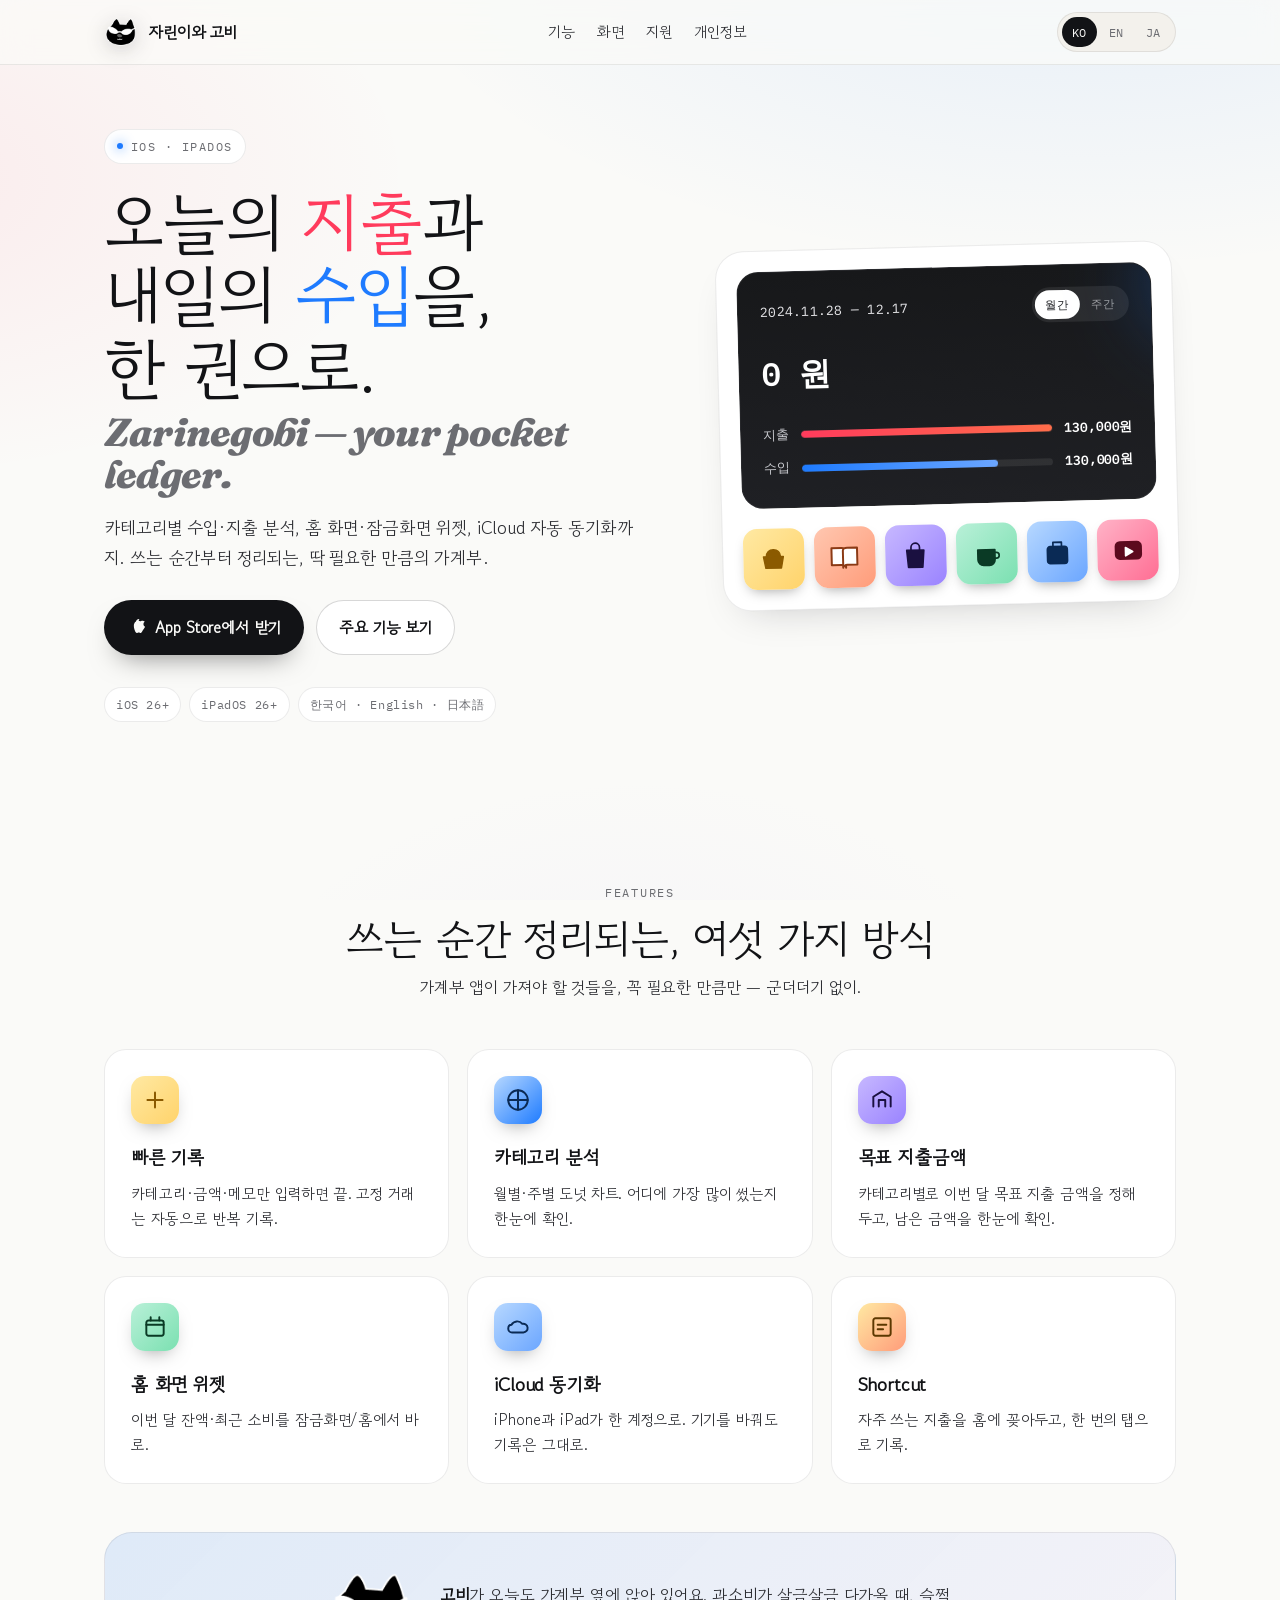
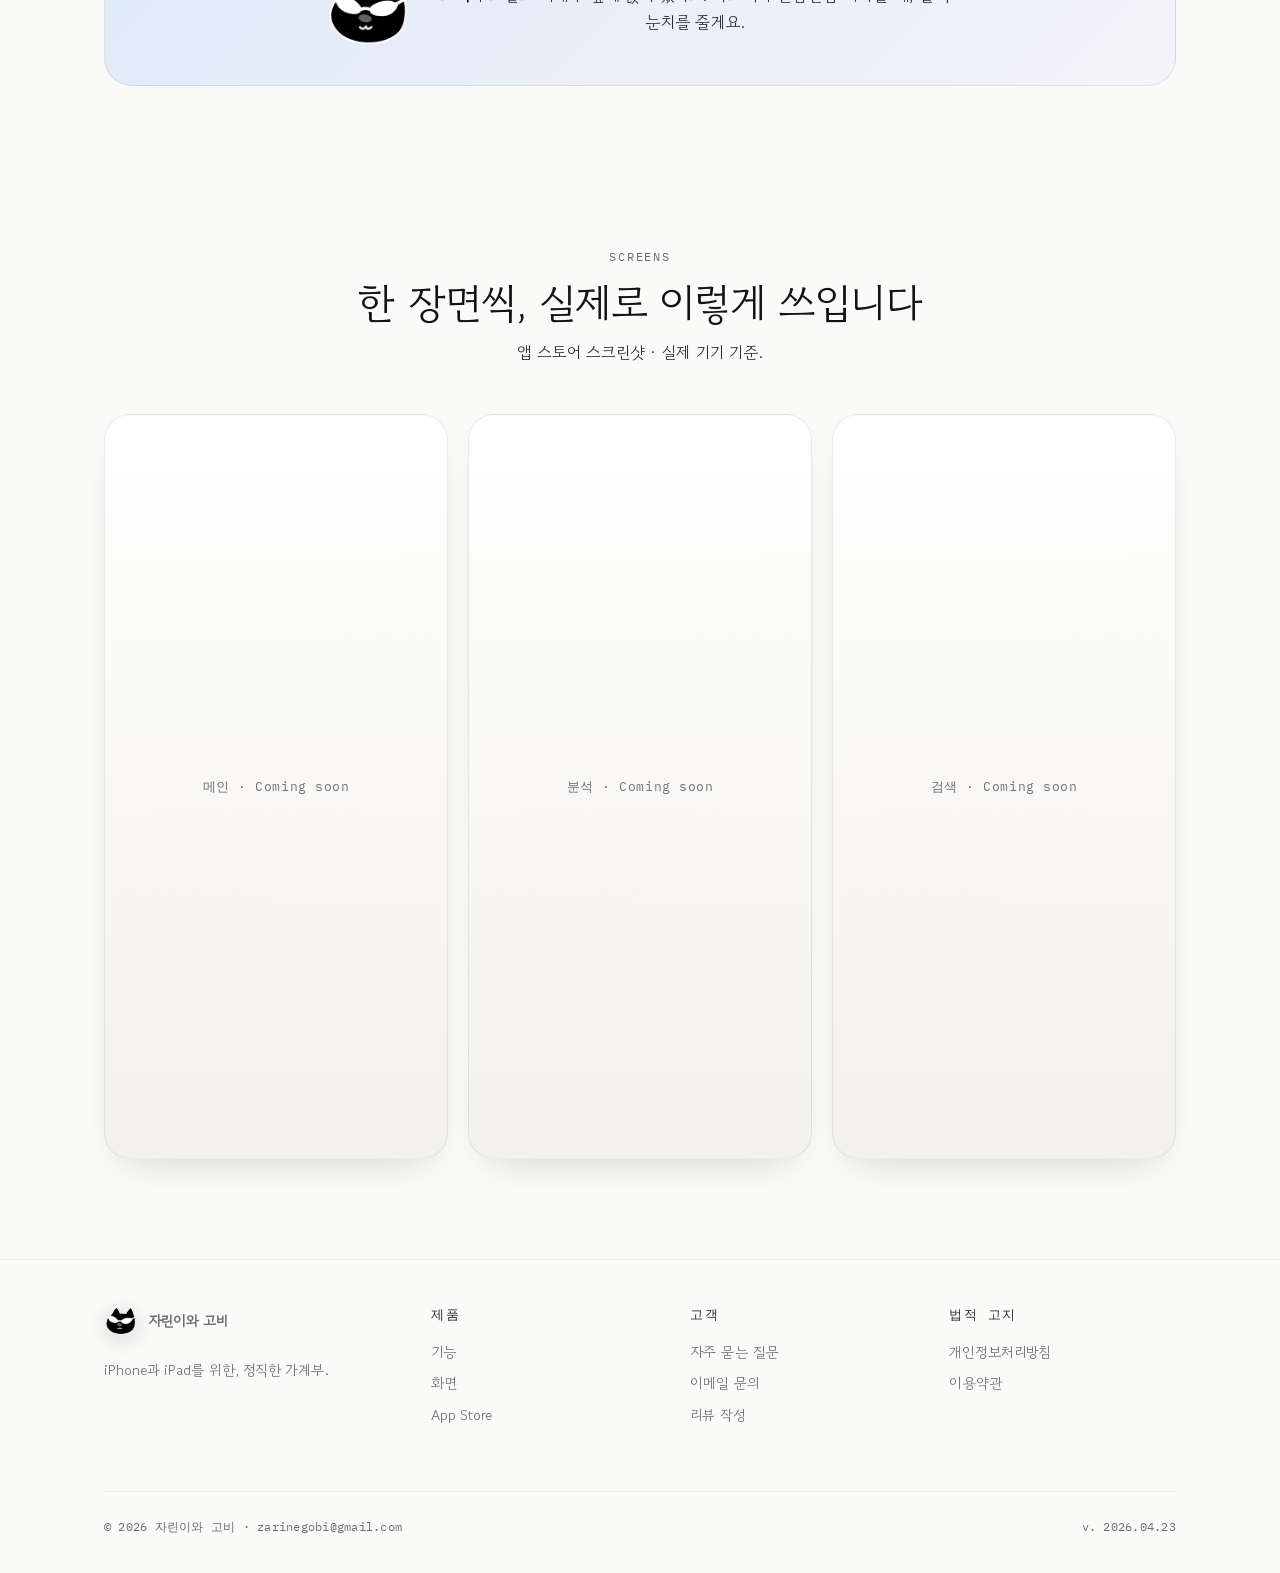
<file: index.html>
<!DOCTYPE html>
<html lang="ko">
<head>
<meta charset="UTF-8" />
<meta name="viewport" content="width=device-width, initial-scale=1.0, viewport-fit=cover" />
<title>자린이와 고비 — 절약하고 싶은 당신을 위한 가계부</title>
<meta name="description" content="iPhone과 iPad를 위한 가계부. 카테고리 분석, 홈·잠금화면 위젯, iCloud 자동 동기화." />
<meta name="theme-color" content="#0A0A0B" media="(prefers-color-scheme: dark)" />
<meta name="theme-color" content="#FAFAF8" media="(prefers-color-scheme: light)" />
<link rel="canonical" href="https://project-strict-money-checking.github.io/" />
<link rel="alternate" hreflang="ko" href="https://project-strict-money-checking.github.io/" />
<link rel="alternate" hreflang="en" href="https://project-strict-money-checking.github.io/en/" />
<link rel="alternate" hreflang="ja" href="https://project-strict-money-checking.github.io/ja/" />
<link rel="alternate" hreflang="x-default" href="https://project-strict-money-checking.github.io/" />
<meta property="og:type" content="website" />
<meta property="og:locale" content="ko_KR" />
<meta property="og:title" content="자린이와 고비 — 절약하고 싶은 당신을 위한 가계부" />
<meta property="og:description" content="카테고리별 수입·지출 분석, 홈·잠금화면 위젯, iCloud 자동 동기화." />
<meta property="og:url" content="https://project-strict-money-checking.github.io/" />
<meta property="og:site_name" content="자린이와 고비" />
<meta name="twitter:card" content="summary_large_image" />
<link rel="icon" type="image/png" href="/assets/images/gobi.png" />
<link rel="apple-touch-icon" href="/assets/images/gobi.png" />
<link rel="stylesheet" href="/assets/css/style.css" />
</head>
<body>

<!-- ============================== HEADER ============================== -->
<header class="site-header">
  <div class="container">
    <a class="brand" href="/" aria-label="자린이와 고비 홈">
      <img class="brand-mark" src="/assets/images/gobi.png" alt="" width="34" height="34" />
      <span>자린이와 고비</span>
    </a>
    <nav class="nav" aria-label="주요 메뉴">
      <a href="#features">기능</a>
      <a href="#screenshots">화면</a>
      <a href="/support/">지원</a>
      <a href="/privacy/">개인정보</a>
    </nav>
    <div class="lang-switch" aria-label="언어 선택">
      <a href="/" class="active" aria-current="page">KO</a>
      <a href="/en/">EN</a>
      <a href="/ja/">JA</a>
    </div>
  </div>
</header>

<main>

<!-- ============================== HERO ============================== -->
<section class="hero">
  <div class="container hero-grid">
    <div class="hero-copy">
      <span class="eyebrow reveal d1"><span class="dot"></span> iOS · iPadOS</span>
      <h1 class="reveal d2">
        오늘의 <span class="accent-expense">지출</span>과<br />
        내일의 <span class="accent-income">수입</span>을,<br />
        한 권으로.
        <span class="en">Zarinegobi — your pocket ledger.</span>
      </h1>
      <p class="lead reveal d3">
        카테고리별 수입·지출 분석, 홈 화면·잠금화면 위젯, iCloud 자동 동기화까지.
        쓰는 순간부터 정리되는, 딱 필요한 만큼의 가계부.
      </p>
      <div class="cta-row reveal d4">
        <a class="btn btn-primary" href="https://apps.apple.com/app/id6740001506" rel="noopener">
          <svg viewBox="0 0 24 24" fill="currentColor" aria-hidden="true"><path d="M16.365 1.43c0 1.14-.48 2.24-1.25 3.03-.83.86-2.19 1.53-3.32 1.44-.13-1.14.41-2.32 1.21-3.11.87-.86 2.3-1.52 3.36-1.36ZM20.5 17.38c-.55 1.27-1.22 2.51-2.27 2.54-1.04.03-1.38-.62-2.57-.62-1.19 0-1.57.59-2.56.64-1.05.05-1.85-1.37-2.41-2.62-1.66-3.65-2.94-10.31 1.24-12.76 1.03-.61 2.1-.94 3.15-.95 1.02-.02 1.99.69 2.62.69.63 0 1.8-.85 3.04-.72.52.02 1.98.21 2.92 1.58-.08.05-1.75 1.02-1.74 3.04.02 2.42 2.12 3.22 2.15 3.23-.02.06-.33 1.14-1.1 2.26Z"/></svg>
          App Store에서 받기
        </a>
        <a class="btn btn-secondary" href="#features">주요 기능 보기</a>
      </div>
      <div class="platform-badges reveal d5">
        <span>iOS 26+</span>
        <span>iPadOS 26+</span>
        <span>한국어 · English · 日本語</span>
      </div>
    </div>

    <!-- Hero Visual (앱 잔액 카드 재현) -->
    <div class="hero-visual reveal d3" aria-hidden="true">
      <div class="phone-card">
        <div class="balance-card">
          <div class="balance-head">
            <span class="period">2024.11.28 — 12.17</span>
            <span class="toggle-pill"><span class="active">월간</span><span>주간</span></span>
          </div>
          <div class="balance-amount">0 원</div>
          <div class="flow-row">
            <span class="label">지출</span>
            <span class="flow-bar expense"></span>
            <span class="amount">130,000원</span>
          </div>
          <div class="flow-row">
            <span class="label">수입</span>
            <span class="flow-bar income"></span>
            <span class="amount">130,000원</span>
          </div>
        </div>

        <!-- Category chip row (앱 아이콘 팔레트 재현) -->
        <div class="chip-row">
          <div class="chip" style="--c1:#FFE9A3; --c2:#FFD36B" title="식비">
            <svg viewBox="0 0 24 24" fill="#8B5A00" stroke="#8B5A00" stroke-width="1" stroke-linejoin="round"><path d="M5 10h14l-1.5 8h-11L5 10Z"/><path d="M7 10c0-3 2-5 5-5s5 2 5 5"/></svg>
          </div>
          <div class="chip" style="--c1:#FFC7B0; --c2:#FF9C7A" title="교육">
            <svg viewBox="0 0 24 24" fill="none" stroke="#8B3A15" stroke-width="1.4" stroke-linejoin="round"><path d="M3 5h7c1.5 0 3 .8 3 2v12c0-1-1.5-2-3-2H3V5Z" fill="#FFF"/><path d="M21 5h-7c-1.5 0-3 .8-3 2v12c0-1 1.5-2 3-2h7V5Z" fill="#FFF"/></svg>
          </div>
          <div class="chip" style="--c1:#C7B8FF; --c2:#9A83FF" title="쇼핑">
            <svg viewBox="0 0 24 24" fill="#1A1040" stroke="#1A1040" stroke-width="1.2" stroke-linejoin="round"><path d="M6 8h12l-1 12H7L6 8Z" fill="#1A1040"/><path d="M9 8V6a3 3 0 1 1 6 0v2" fill="none" stroke-linecap="round"/></svg>
          </div>
          <div class="chip" style="--c1:#B9F0D8; --c2:#7BE0B1" title="카페">
            <svg viewBox="0 0 24 24" fill="#0A3A25" stroke="#0A3A25" stroke-width="1.2" stroke-linejoin="round"><path d="M6 9h12v7a4 4 0 0 1-4 4h-4a4 4 0 0 1-4-4V9Z"/><path d="M18 11h1a2 2 0 0 1 0 4h-1" fill="none"/></svg>
          </div>
          <div class="chip" style="--c1:#B7D8FF; --c2:#6BA6FF" title="여행">
            <svg viewBox="0 0 24 24" fill="#0A2A55" stroke="#0A2A55" stroke-width="1.2" stroke-linejoin="round"><rect x="5" y="8" width="14" height="12" rx="2"/><path d="M9 8V5h6v3" fill="none" stroke-linecap="round"/></svg>
          </div>
          <div class="chip" style="--c1:#FFB3C7; --c2:#FF6E94" title="구독">
            <svg viewBox="0 0 24 24" fill="#5C0A1E" stroke="#5C0A1E" stroke-width="1.2" stroke-linejoin="round"><rect x="3" y="6" width="18" height="12" rx="3"/><path d="m10 10 5 2.9-5 2.9v-5.8Z" fill="#fff" stroke="#fff"/></svg>
          </div>
        </div>
      </div>
    </div>
  </div>
</section>

<!-- ============================== FEATURES ============================== -->
<section id="features">
  <div class="container">
    <div class="section-head">
      <div class="tag">FEATURES</div>
      <h2>쓰는 순간 정리되는, 여섯 가지 방식</h2>
      <p>가계부 앱이 가져야 할 것들을, 꼭 필요한 만큼만 — 군더더기 없이.</p>
    </div>

    <div class="feature-grid">
      <article class="feature-card reveal d1">
        <span class="feature-icon" style="--c1:#FFE9A3; --c2:#FFD36B">
          <svg viewBox="0 0 24 24" fill="none" stroke="#8B5A00" stroke-width="1.8" stroke-linecap="round" stroke-linejoin="round"><path d="M12 5v14M5 12h14"/></svg>
        </span>
        <h3>빠른 기록</h3>
        <p>카테고리·금액·메모만 입력하면 끝. 고정 거래는 자동으로 반복 기록.</p>
      </article>

      <article class="feature-card reveal d2">
        <span class="feature-icon" style="--c1:#B7D8FF; --c2:#1E7BFF">
          <svg viewBox="0 0 24 24" fill="none" stroke="#0A2A55" stroke-width="1.8" stroke-linecap="round" stroke-linejoin="round"><circle cx="12" cy="12" r="9"/><path d="M12 3v18M3 12h18"/></svg>
        </span>
        <h3>카테고리 분석</h3>
        <p>월별·주별 도넛 차트. 어디에 가장 많이 썼는지 한눈에 확인.</p>
      </article>

      <article class="feature-card reveal d3">
        <span class="feature-icon" style="--c1:#C7B8FF; --c2:#9A83FF">
          <svg viewBox="0 0 24 24" fill="none" stroke="#1A1040" stroke-width="1.8" stroke-linecap="round" stroke-linejoin="round"><path d="M4 18V9l8-5 8 5v9"/><path d="M9 18v-6h6v6"/></svg>
        </span>
        <h3>목표 지출금액</h3>
        <p>카테고리별로 이번 달 목표 지출 금액을 정해 두고, 남은 금액을 한눈에 확인.</p>
      </article>

      <article class="feature-card reveal d4">
        <span class="feature-icon" style="--c1:#B9F0D8; --c2:#7BE0B1">
          <svg viewBox="0 0 24 24" fill="none" stroke="#0A3A25" stroke-width="1.8" stroke-linecap="round" stroke-linejoin="round"><rect x="4" y="6" width="16" height="14" rx="2"/><path d="M8 3v3M16 3v3M4 10h16"/></svg>
        </span>
        <h3>홈 화면 위젯</h3>
        <p>이번 달 잔액·최근 소비를 잠금화면/홈에서 바로.</p>
      </article>

      <article class="feature-card reveal d5">
        <span class="feature-icon" style="--c1:#B7D8FF; --c2:#6BA6FF">
          <svg viewBox="0 0 24 24" fill="none" stroke="#0A2A55" stroke-width="1.8" stroke-linecap="round" stroke-linejoin="round"><path d="M6 10c-2 0-3 1.5-3 3.5S4.5 17 6.5 17H17a4 4 0 1 0-1-7.9A6 6 0 0 0 6 10Z"/></svg>
        </span>
        <h3>iCloud 동기화</h3>
        <p>iPhone과 iPad가 한 계정으로. 기기를 바꿔도 기록은 그대로.</p>
      </article>

      <article class="feature-card reveal d6">
        <span class="feature-icon" style="--c1:#FFE9A3; --c2:#FF9C7A">
          <svg viewBox="0 0 24 24" fill="none" stroke="#5C3800" stroke-width="1.8" stroke-linecap="round" stroke-linejoin="round"><path d="M4 6a2 2 0 0 1 2-2h12a2 2 0 0 1 2 2v12a2 2 0 0 1-2 2H6a2 2 0 0 1-2-2V6Z"/><path d="M8 10h8M8 14h5"/></svg>
        </span>
        <h3>Shortcut</h3>
        <p>자주 쓰는 지출을 홈에 꽂아두고, 한 번의 탭으로 기록.</p>
      </article>
    </div>

    <div class="mascot-strip reveal d6">
      <img class="mascot" src="/assets/images/gobi.png" alt="" width="88" height="88" />
      <p>
        <strong>고비</strong>가 오늘도 가계부 옆에 앉아 있어요.
        과소비가 살금살금 다가올 때, 슬쩍 눈치를 줄게요.
      </p>
    </div>
  </div>
</section>

<!-- ============================== SCREENSHOTS ============================== -->
<section id="screenshots">
  <div class="container">
    <div class="section-head">
      <div class="tag">SCREENS</div>
      <h2>한 장면씩, 실제로 이렇게 쓰입니다</h2>
      <p>앱 스토어 스크린샷 · 실제 기기 기준.</p>
    </div>
    <div class="shots">
      <div class="shot" aria-label="메인 화면 스크린샷 준비 중">메인 · Coming soon</div>
      <div class="shot" aria-label="분석 화면 스크린샷 준비 중">분석 · Coming soon</div>
      <div class="shot" aria-label="검색 화면 스크린샷 준비 중">검색 · Coming soon</div>
    </div>
  </div>
</section>

</main>

<!-- ============================== FOOTER ============================== -->
<footer class="site-footer">
  <div class="container">
    <div class="about-col">
      <div class="brand" style="margin-bottom: 10px;">
        <img class="brand-mark" src="/assets/images/gobi.png" alt="" width="34" height="34" />
        <span>자린이와 고비</span>
      </div>
      <p>iPhone과 iPad를 위한, 정직한 가계부.</p>
    </div>
    <div>
      <h4>제품</h4>
      <ul>
        <li><a href="#features">기능</a></li>
        <li><a href="#screenshots">화면</a></li>
        <li><a href="https://apps.apple.com/app/id6740001506" rel="noopener">App Store</a></li>
      </ul>
    </div>
    <div>
      <h4>고객</h4>
      <ul>
        <li><a href="/support/">자주 묻는 질문</a></li>
        <li><a href="mailto:zarinegobi@gmail.com">이메일 문의</a></li>
        <li><a href="https://apps.apple.com/app/id6740001506?action=write-review" rel="noopener">리뷰 작성</a></li>
      </ul>
    </div>
    <div>
      <h4>법적 고지</h4>
      <ul>
        <li><a href="/privacy/">개인정보처리방침</a></li>
        <li><a href="/terms/">이용약관</a></li>
      </ul>
    </div>
    <div class="legal-line">
      <span>© 2026 자린이와 고비 · zarinegobi@gmail.com</span>
      <span>v. 2026.04.23</span>
    </div>
  </div>
</footer>

</body>
</html>
</file>
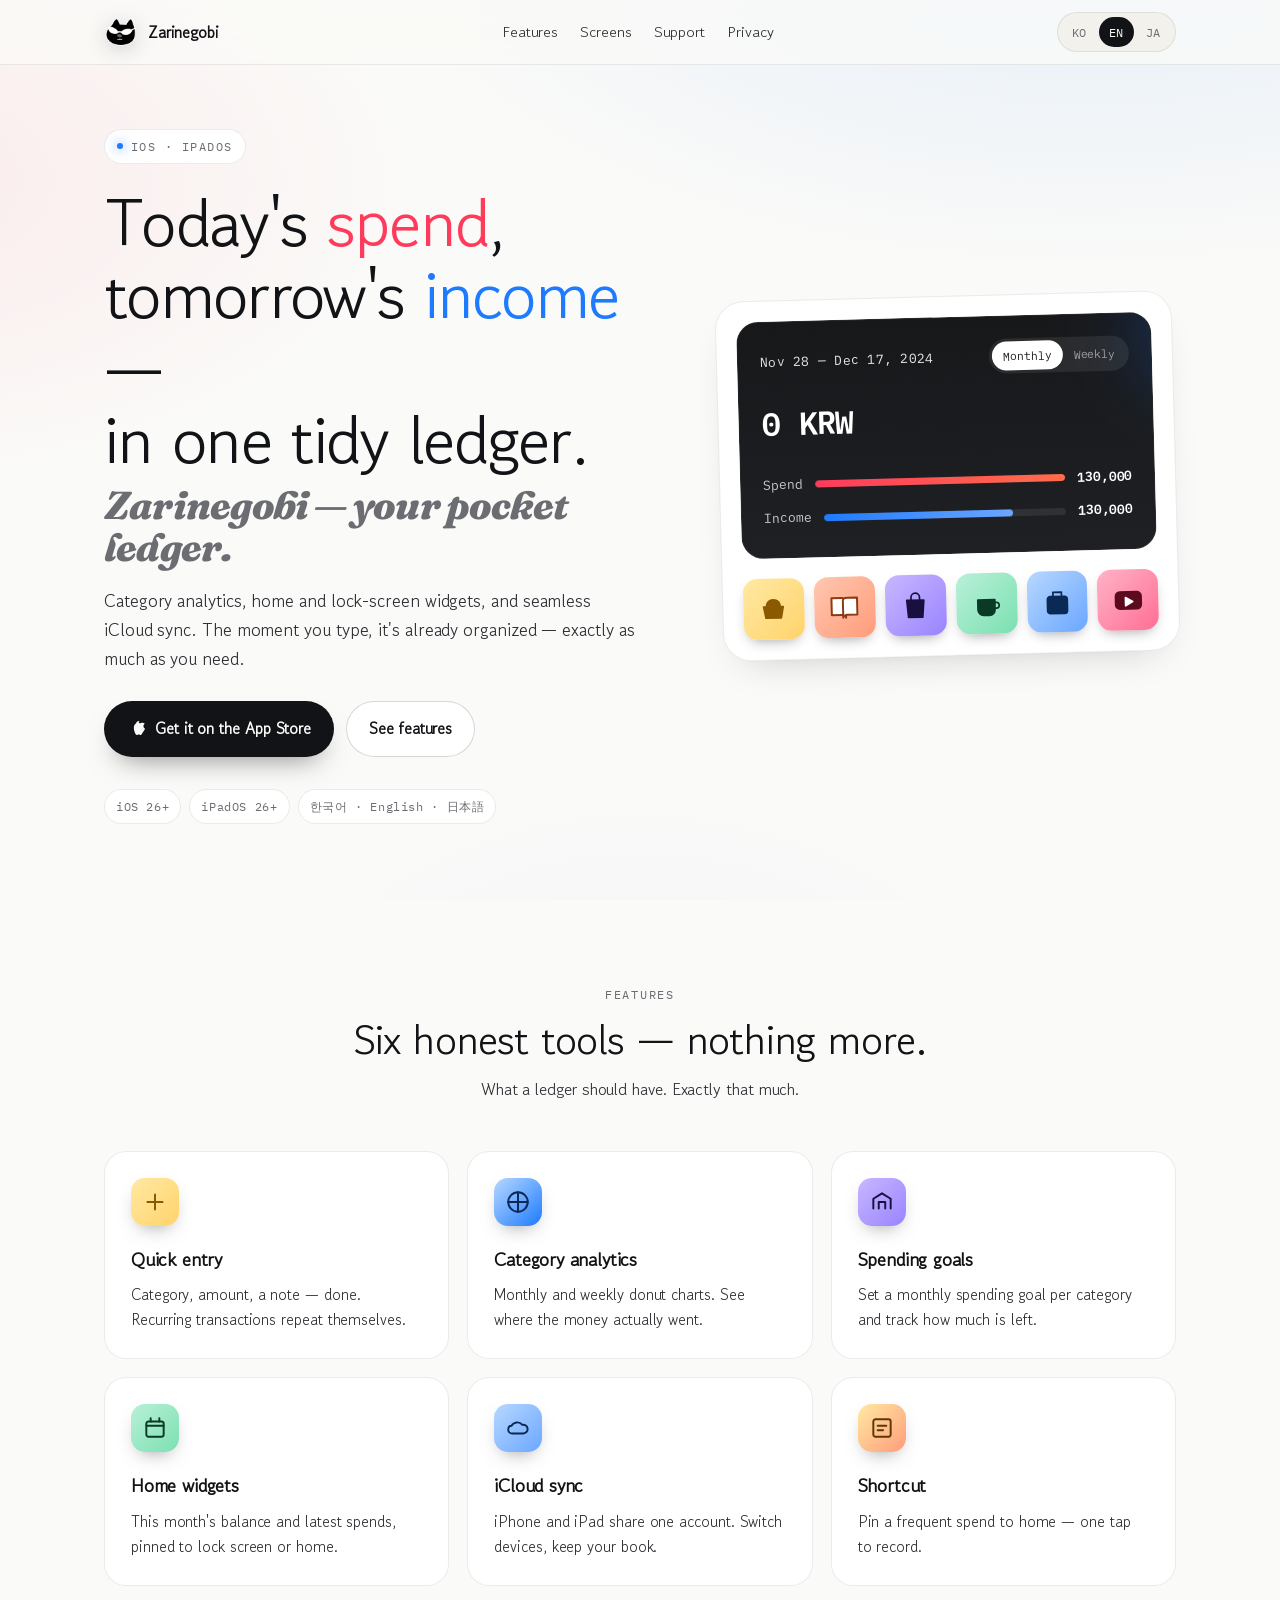
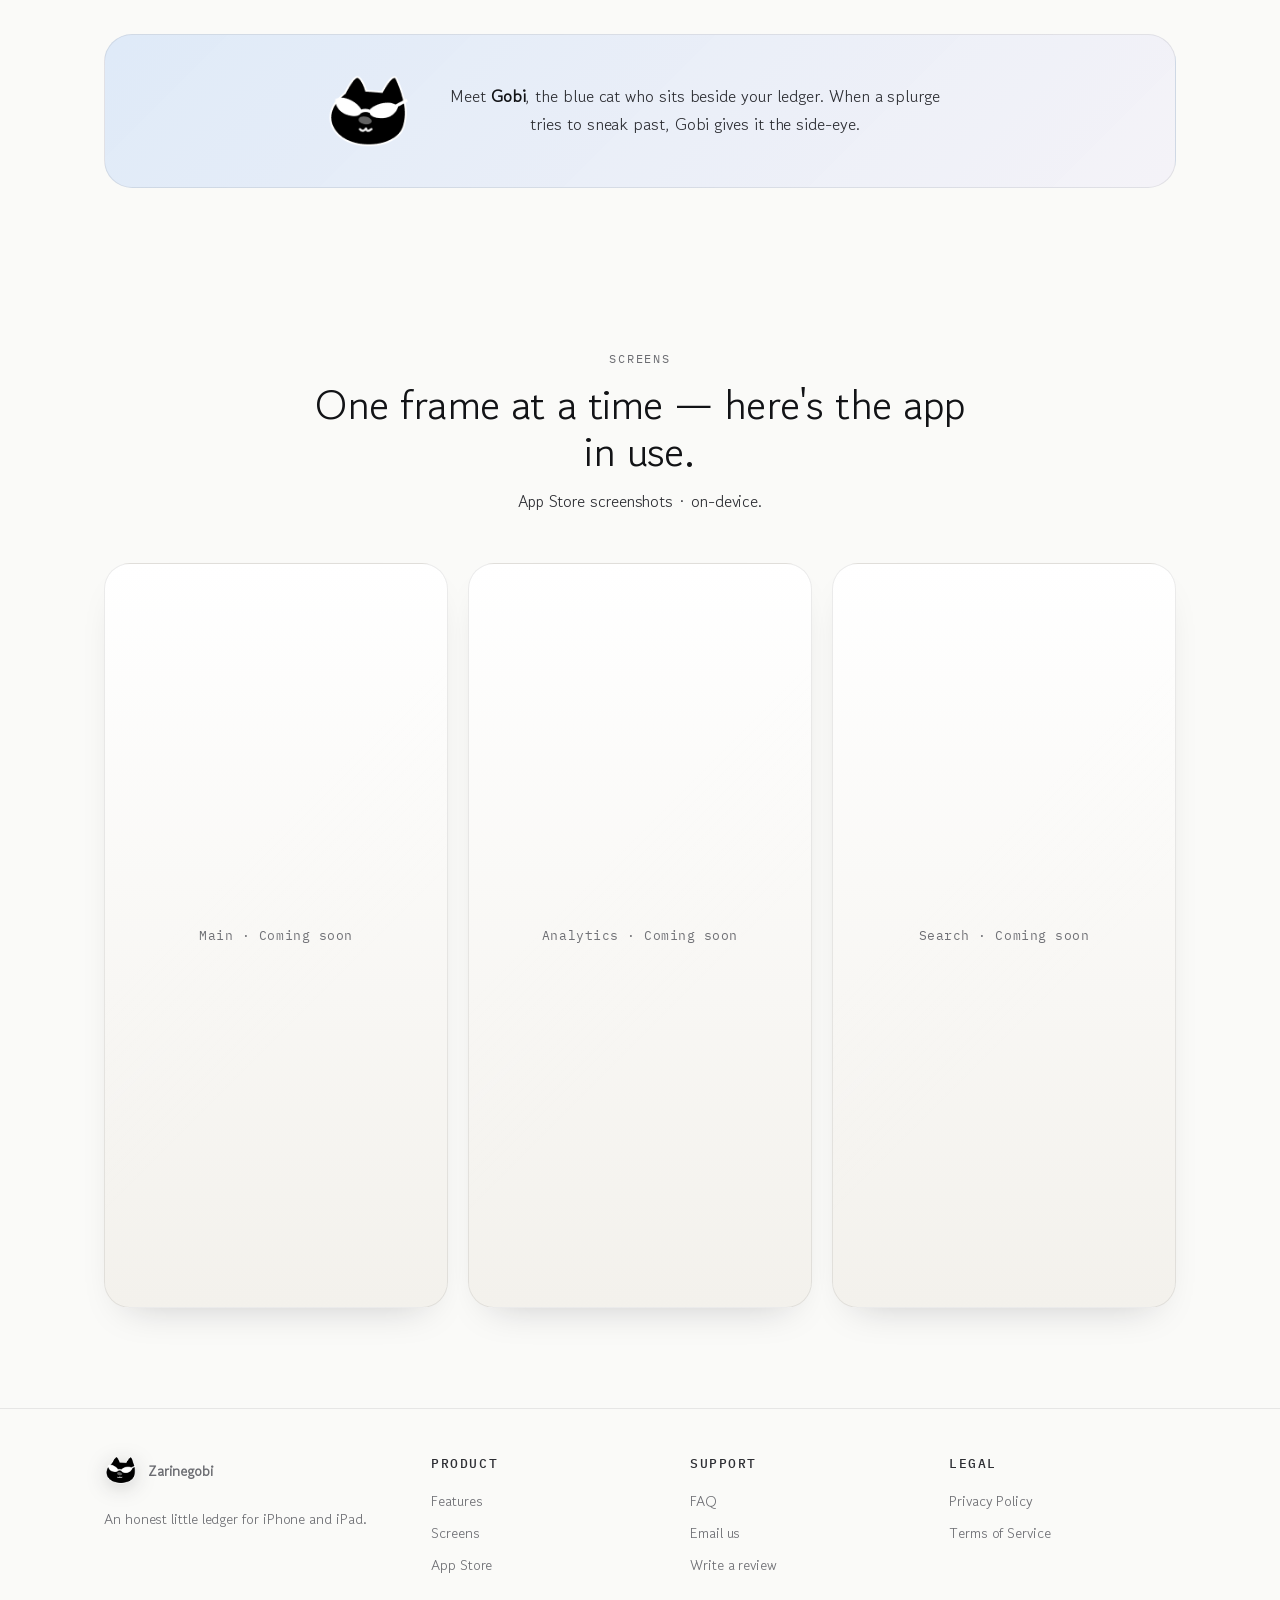
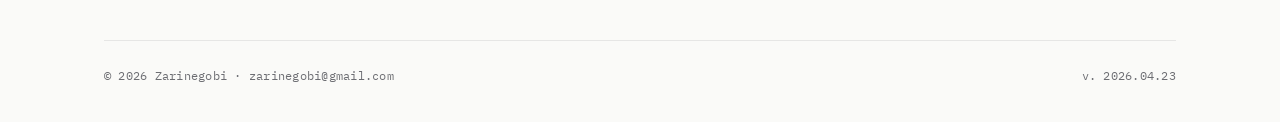
<file: en/index.html>
<!DOCTYPE html>
<html lang="en">
<head>
<meta charset="UTF-8" />
<meta name="viewport" content="width=device-width, initial-scale=1.0, viewport-fit=cover" />
<title>Zarinegobi — A pocket ledger for thrifty souls</title>
<meta name="description" content="A money-tracking app for iPhone and iPad. Category analytics, home & lock-screen widgets, and seamless iCloud sync." />
<meta name="theme-color" content="#0A0A0B" media="(prefers-color-scheme: dark)" />
<meta name="theme-color" content="#FAFAF8" media="(prefers-color-scheme: light)" />
<link rel="canonical" href="https://project-strict-money-checking.github.io/en/" />
<link rel="alternate" hreflang="ko" href="https://project-strict-money-checking.github.io/" />
<link rel="alternate" hreflang="en" href="https://project-strict-money-checking.github.io/en/" />
<link rel="alternate" hreflang="ja" href="https://project-strict-money-checking.github.io/ja/" />
<link rel="alternate" hreflang="x-default" href="https://project-strict-money-checking.github.io/" />
<meta property="og:type" content="website" />
<meta property="og:locale" content="en_US" />
<meta property="og:title" content="Zarinegobi — A pocket ledger for thrifty souls" />
<meta property="og:description" content="Category analytics, home & lock-screen widgets, and seamless iCloud sync — in one tidy little ledger." />
<meta property="og:url" content="https://project-strict-money-checking.github.io/en/" />
<meta property="og:site_name" content="Zarinegobi" />
<meta name="twitter:card" content="summary_large_image" />
<link rel="icon" type="image/png" href="/assets/images/gobi.png" />
<link rel="apple-touch-icon" href="/assets/images/gobi.png" />
<link rel="stylesheet" href="/assets/css/style.css" />
</head>
<body>

<header class="site-header">
  <div class="container">
    <a class="brand" href="/en/" aria-label="Zarinegobi home">
      <img class="brand-mark" src="/assets/images/gobi.png" alt="" width="34" height="34" />
      <span>Zarinegobi</span>
    </a>
    <nav class="nav" aria-label="Primary">
      <a href="#features">Features</a>
      <a href="#screenshots">Screens</a>
      <a href="/support/">Support</a>
      <a href="/privacy/en.html">Privacy</a>
    </nav>
    <div class="lang-switch" aria-label="Language">
      <a href="/">KO</a>
      <a href="/en/" class="active" aria-current="page">EN</a>
      <a href="/ja/">JA</a>
    </div>
  </div>
</header>

<main>

<section class="hero">
  <div class="container hero-grid">
    <div class="hero-copy">
      <span class="eyebrow reveal d1"><span class="dot"></span> iOS · iPadOS</span>
      <h1 class="reveal d2">
        Today's <span class="accent-expense">spend</span>,<br />
        tomorrow's <span class="accent-income">income</span> —<br />
        in one tidy ledger.
        <span class="en">Zarinegobi — your pocket ledger.</span>
      </h1>
      <p class="lead reveal d3">
        Category analytics, home and lock-screen widgets, and seamless iCloud sync.
        The moment you type, it's already organized — exactly as much as you need.
      </p>
      <div class="cta-row reveal d4">
        <a class="btn btn-primary" href="https://apps.apple.com/app/id6740001506" rel="noopener">
          <svg viewBox="0 0 24 24" fill="currentColor" aria-hidden="true"><path d="M16.365 1.43c0 1.14-.48 2.24-1.25 3.03-.83.86-2.19 1.53-3.32 1.44-.13-1.14.41-2.32 1.21-3.11.87-.86 2.3-1.52 3.36-1.36ZM20.5 17.38c-.55 1.27-1.22 2.51-2.27 2.54-1.04.03-1.38-.62-2.57-.62-1.19 0-1.57.59-2.56.64-1.05.05-1.85-1.37-2.41-2.62-1.66-3.65-2.94-10.31 1.24-12.76 1.03-.61 2.1-.94 3.15-.95 1.02-.02 1.99.69 2.62.69.63 0 1.8-.85 3.04-.72.52.02 1.98.21 2.92 1.58-.08.05-1.75 1.02-1.74 3.04.02 2.42 2.12 3.22 2.15 3.23-.02.06-.33 1.14-1.1 2.26Z"/></svg>
          Get it on the App Store
        </a>
        <a class="btn btn-secondary" href="#features">See features</a>
      </div>
      <div class="platform-badges reveal d5">
        <span>iOS 26+</span>
        <span>iPadOS 26+</span>
        <span>한국어 · English · 日本語</span>
      </div>
    </div>

    <div class="hero-visual reveal d3" aria-hidden="true">
      <div class="phone-card">
        <div class="balance-card">
          <div class="balance-head">
            <span class="period">Nov 28 — Dec 17, 2024</span>
            <span class="toggle-pill"><span class="active">Monthly</span><span>Weekly</span></span>
          </div>
          <div class="balance-amount">0 KRW</div>
          <div class="flow-row">
            <span class="label">Spend</span>
            <span class="flow-bar expense"></span>
            <span class="amount">130,000</span>
          </div>
          <div class="flow-row">
            <span class="label">Income</span>
            <span class="flow-bar income"></span>
            <span class="amount">130,000</span>
          </div>
        </div>

        <div class="chip-row">
          <div class="chip" style="--c1:#FFE9A3; --c2:#FFD36B" title="Food">
            <svg viewBox="0 0 24 24" fill="#8B5A00" stroke="#8B5A00" stroke-width="1" stroke-linejoin="round"><path d="M5 10h14l-1.5 8h-11L5 10Z"/><path d="M7 10c0-3 2-5 5-5s5 2 5 5"/></svg>
          </div>
          <div class="chip" style="--c1:#FFC7B0; --c2:#FF9C7A" title="Education">
            <svg viewBox="0 0 24 24" fill="none" stroke="#8B3A15" stroke-width="1.4" stroke-linejoin="round"><path d="M3 5h7c1.5 0 3 .8 3 2v12c0-1-1.5-2-3-2H3V5Z" fill="#FFF"/><path d="M21 5h-7c-1.5 0-3 .8-3 2v12c0-1 1.5-2 3-2h7V5Z" fill="#FFF"/></svg>
          </div>
          <div class="chip" style="--c1:#C7B8FF; --c2:#9A83FF" title="Shopping">
            <svg viewBox="0 0 24 24" fill="#1A1040" stroke="#1A1040" stroke-width="1.2" stroke-linejoin="round"><path d="M6 8h12l-1 12H7L6 8Z"/><path d="M9 8V6a3 3 0 1 1 6 0v2" fill="none" stroke-linecap="round"/></svg>
          </div>
          <div class="chip" style="--c1:#B9F0D8; --c2:#7BE0B1" title="Cafe">
            <svg viewBox="0 0 24 24" fill="#0A3A25" stroke="#0A3A25" stroke-width="1.2" stroke-linejoin="round"><path d="M6 9h12v7a4 4 0 0 1-4 4h-4a4 4 0 0 1-4-4V9Z"/><path d="M18 11h1a2 2 0 0 1 0 4h-1" fill="none"/></svg>
          </div>
          <div class="chip" style="--c1:#B7D8FF; --c2:#6BA6FF" title="Travel">
            <svg viewBox="0 0 24 24" fill="#0A2A55" stroke="#0A2A55" stroke-width="1.2" stroke-linejoin="round"><rect x="5" y="8" width="14" height="12" rx="2"/><path d="M9 8V5h6v3" fill="none" stroke-linecap="round"/></svg>
          </div>
          <div class="chip" style="--c1:#FFB3C7; --c2:#FF6E94" title="Subscriptions">
            <svg viewBox="0 0 24 24" fill="#5C0A1E" stroke="#5C0A1E" stroke-width="1.2" stroke-linejoin="round"><rect x="3" y="6" width="18" height="12" rx="3"/><path d="m10 10 5 2.9-5 2.9v-5.8Z" fill="#fff" stroke="#fff"/></svg>
          </div>
        </div>
      </div>
    </div>
  </div>
</section>

<section id="features">
  <div class="container">
    <div class="section-head">
      <div class="tag">FEATURES</div>
      <h2>Six honest tools — nothing more.</h2>
      <p>What a ledger should have. Exactly that much.</p>
    </div>

    <div class="feature-grid">
      <article class="feature-card reveal d1">
        <span class="feature-icon" style="--c1:#FFE9A3; --c2:#FFD36B">
          <svg viewBox="0 0 24 24" fill="none" stroke="#8B5A00" stroke-width="1.8" stroke-linecap="round" stroke-linejoin="round"><path d="M12 5v14M5 12h14"/></svg>
        </span>
        <h3>Quick entry</h3>
        <p>Category, amount, a note — done. Recurring transactions repeat themselves.</p>
      </article>

      <article class="feature-card reveal d2">
        <span class="feature-icon" style="--c1:#B7D8FF; --c2:#1E7BFF">
          <svg viewBox="0 0 24 24" fill="none" stroke="#0A2A55" stroke-width="1.8" stroke-linecap="round" stroke-linejoin="round"><circle cx="12" cy="12" r="9"/><path d="M12 3v18M3 12h18"/></svg>
        </span>
        <h3>Category analytics</h3>
        <p>Monthly and weekly donut charts. See where the money actually went.</p>
      </article>

      <article class="feature-card reveal d3">
        <span class="feature-icon" style="--c1:#C7B8FF; --c2:#9A83FF">
          <svg viewBox="0 0 24 24" fill="none" stroke="#1A1040" stroke-width="1.8" stroke-linecap="round" stroke-linejoin="round"><path d="M4 18V9l8-5 8 5v9"/><path d="M9 18v-6h6v6"/></svg>
        </span>
        <h3>Spending goals</h3>
        <p>Set a monthly spending goal per category and track how much is left.</p>
      </article>

      <article class="feature-card reveal d4">
        <span class="feature-icon" style="--c1:#B9F0D8; --c2:#7BE0B1">
          <svg viewBox="0 0 24 24" fill="none" stroke="#0A3A25" stroke-width="1.8" stroke-linecap="round" stroke-linejoin="round"><rect x="4" y="6" width="16" height="14" rx="2"/><path d="M8 3v3M16 3v3M4 10h16"/></svg>
        </span>
        <h3>Home widgets</h3>
        <p>This month's balance and latest spends, pinned to lock screen or home.</p>
      </article>

      <article class="feature-card reveal d5">
        <span class="feature-icon" style="--c1:#B7D8FF; --c2:#6BA6FF">
          <svg viewBox="0 0 24 24" fill="none" stroke="#0A2A55" stroke-width="1.8" stroke-linecap="round" stroke-linejoin="round"><path d="M6 10c-2 0-3 1.5-3 3.5S4.5 17 6.5 17H17a4 4 0 1 0-1-7.9A6 6 0 0 0 6 10Z"/></svg>
        </span>
        <h3>iCloud sync</h3>
        <p>iPhone and iPad share one account. Switch devices, keep your book.</p>
      </article>

      <article class="feature-card reveal d6">
        <span class="feature-icon" style="--c1:#FFE9A3; --c2:#FF9C7A">
          <svg viewBox="0 0 24 24" fill="none" stroke="#5C3800" stroke-width="1.8" stroke-linecap="round" stroke-linejoin="round"><path d="M4 6a2 2 0 0 1 2-2h12a2 2 0 0 1 2 2v12a2 2 0 0 1-2 2H6a2 2 0 0 1-2-2V6Z"/><path d="M8 10h8M8 14h5"/></svg>
        </span>
        <h3>Shortcut</h3>
        <p>Pin a frequent spend to home — one tap to record.</p>
      </article>
    </div>

    <div class="mascot-strip reveal d6">
      <img class="mascot" src="/assets/images/gobi.png" alt="" width="88" height="88" />
      <p>
        Meet <strong>Gobi</strong>, the blue cat who sits beside your ledger.
        When a splurge tries to sneak past, Gobi gives it the side-eye.
      </p>
    </div>
  </div>
</section>

<section id="screenshots">
  <div class="container">
    <div class="section-head">
      <div class="tag">SCREENS</div>
      <h2>One frame at a time — here's the app in use.</h2>
      <p>App Store screenshots · on-device.</p>
    </div>
    <div class="shots">
      <div class="shot">Main · Coming soon</div>
      <div class="shot">Analytics · Coming soon</div>
      <div class="shot">Search · Coming soon</div>
    </div>
  </div>
</section>

</main>

<footer class="site-footer">
  <div class="container">
    <div class="about-col">
      <div class="brand" style="margin-bottom: 10px;">
        <img class="brand-mark" src="/assets/images/gobi.png" alt="" width="34" height="34" />
        <span>Zarinegobi</span>
      </div>
      <p>An honest little ledger for iPhone and iPad.</p>
    </div>
    <div>
      <h4>Product</h4>
      <ul>
        <li><a href="#features">Features</a></li>
        <li><a href="#screenshots">Screens</a></li>
        <li><a href="https://apps.apple.com/app/id6740001506" rel="noopener">App Store</a></li>
      </ul>
    </div>
    <div>
      <h4>Support</h4>
      <ul>
        <li><a href="/support/">FAQ</a></li>
        <li><a href="mailto:zarinegobi@gmail.com">Email us</a></li>
        <li><a href="https://apps.apple.com/app/id6740001506?action=write-review" rel="noopener">Write a review</a></li>
      </ul>
    </div>
    <div>
      <h4>Legal</h4>
      <ul>
        <li><a href="/privacy/en.html">Privacy Policy</a></li>
        <li><a href="/terms/en.html">Terms of Service</a></li>
      </ul>
    </div>
    <div class="legal-line">
      <span>© 2026 Zarinegobi · zarinegobi@gmail.com</span>
      <span>v. 2026.04.23</span>
    </div>
  </div>
</footer>

</body>
</html>
</file>
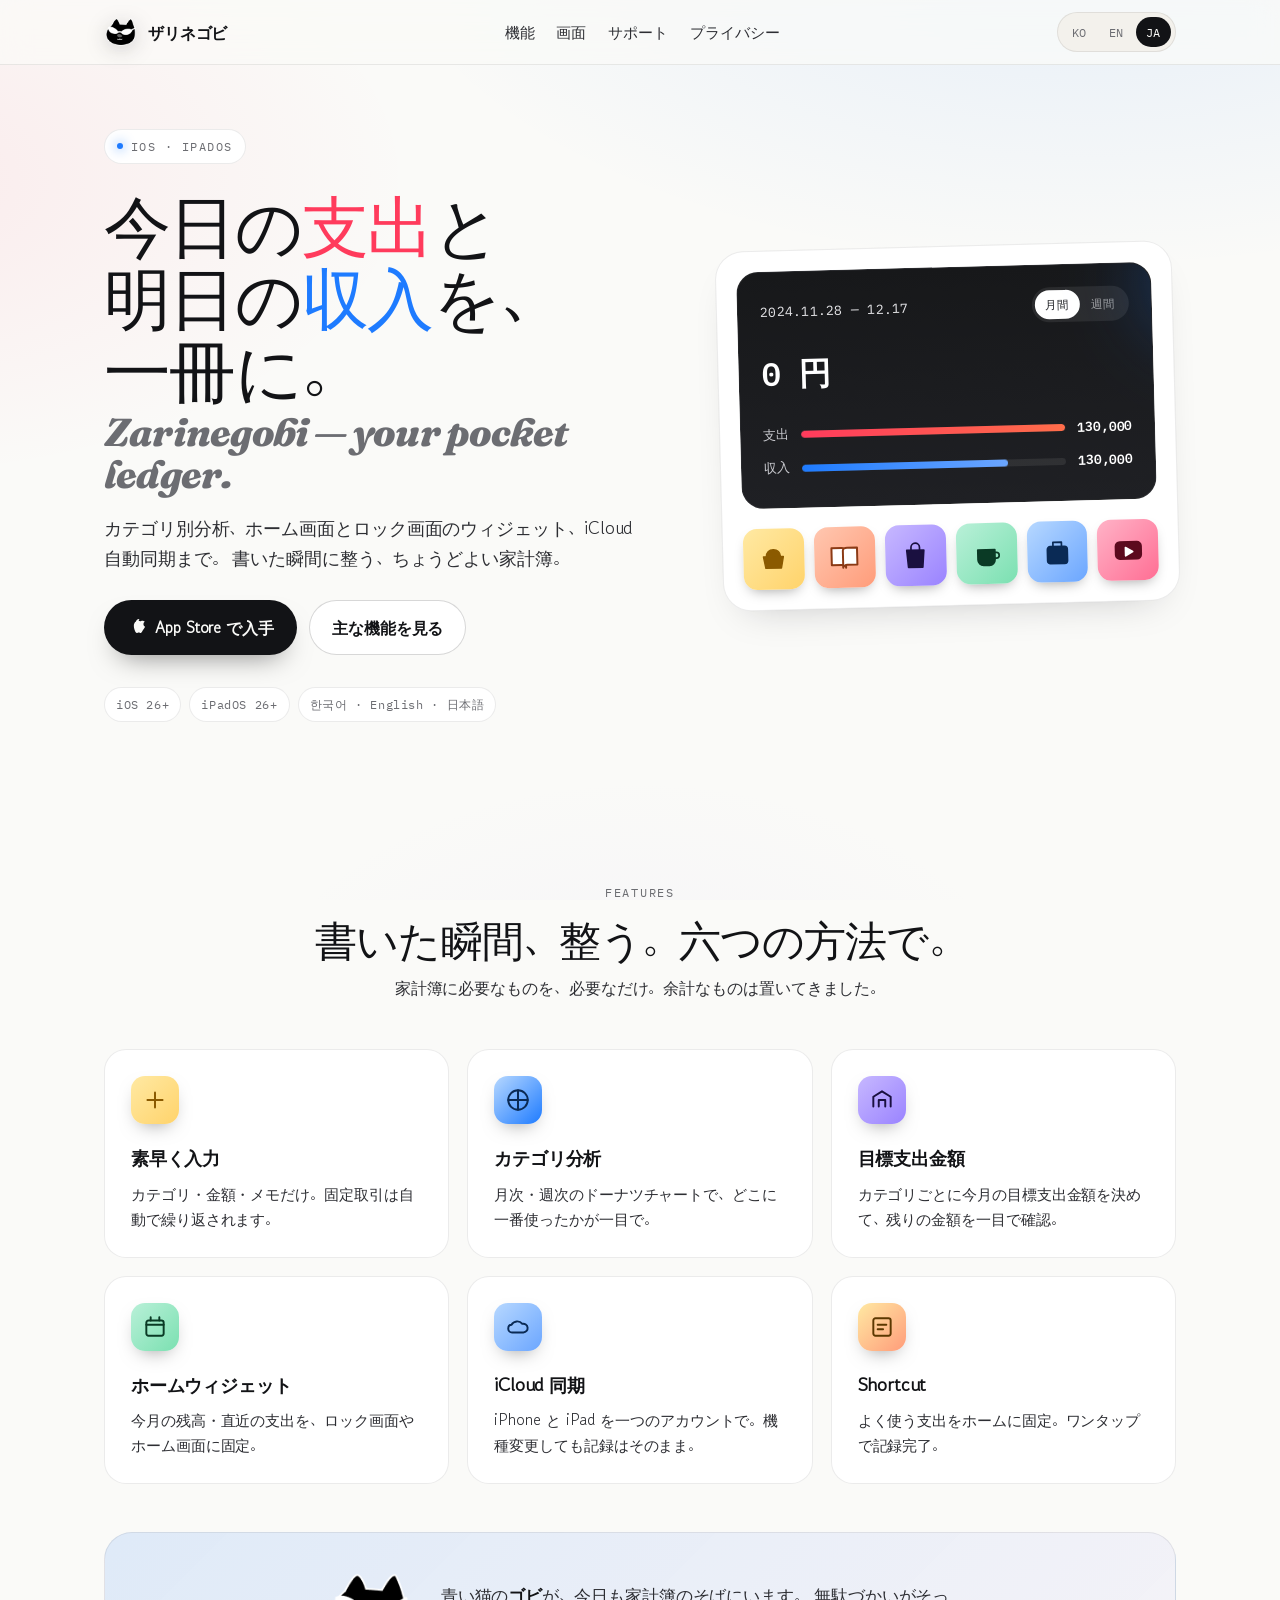
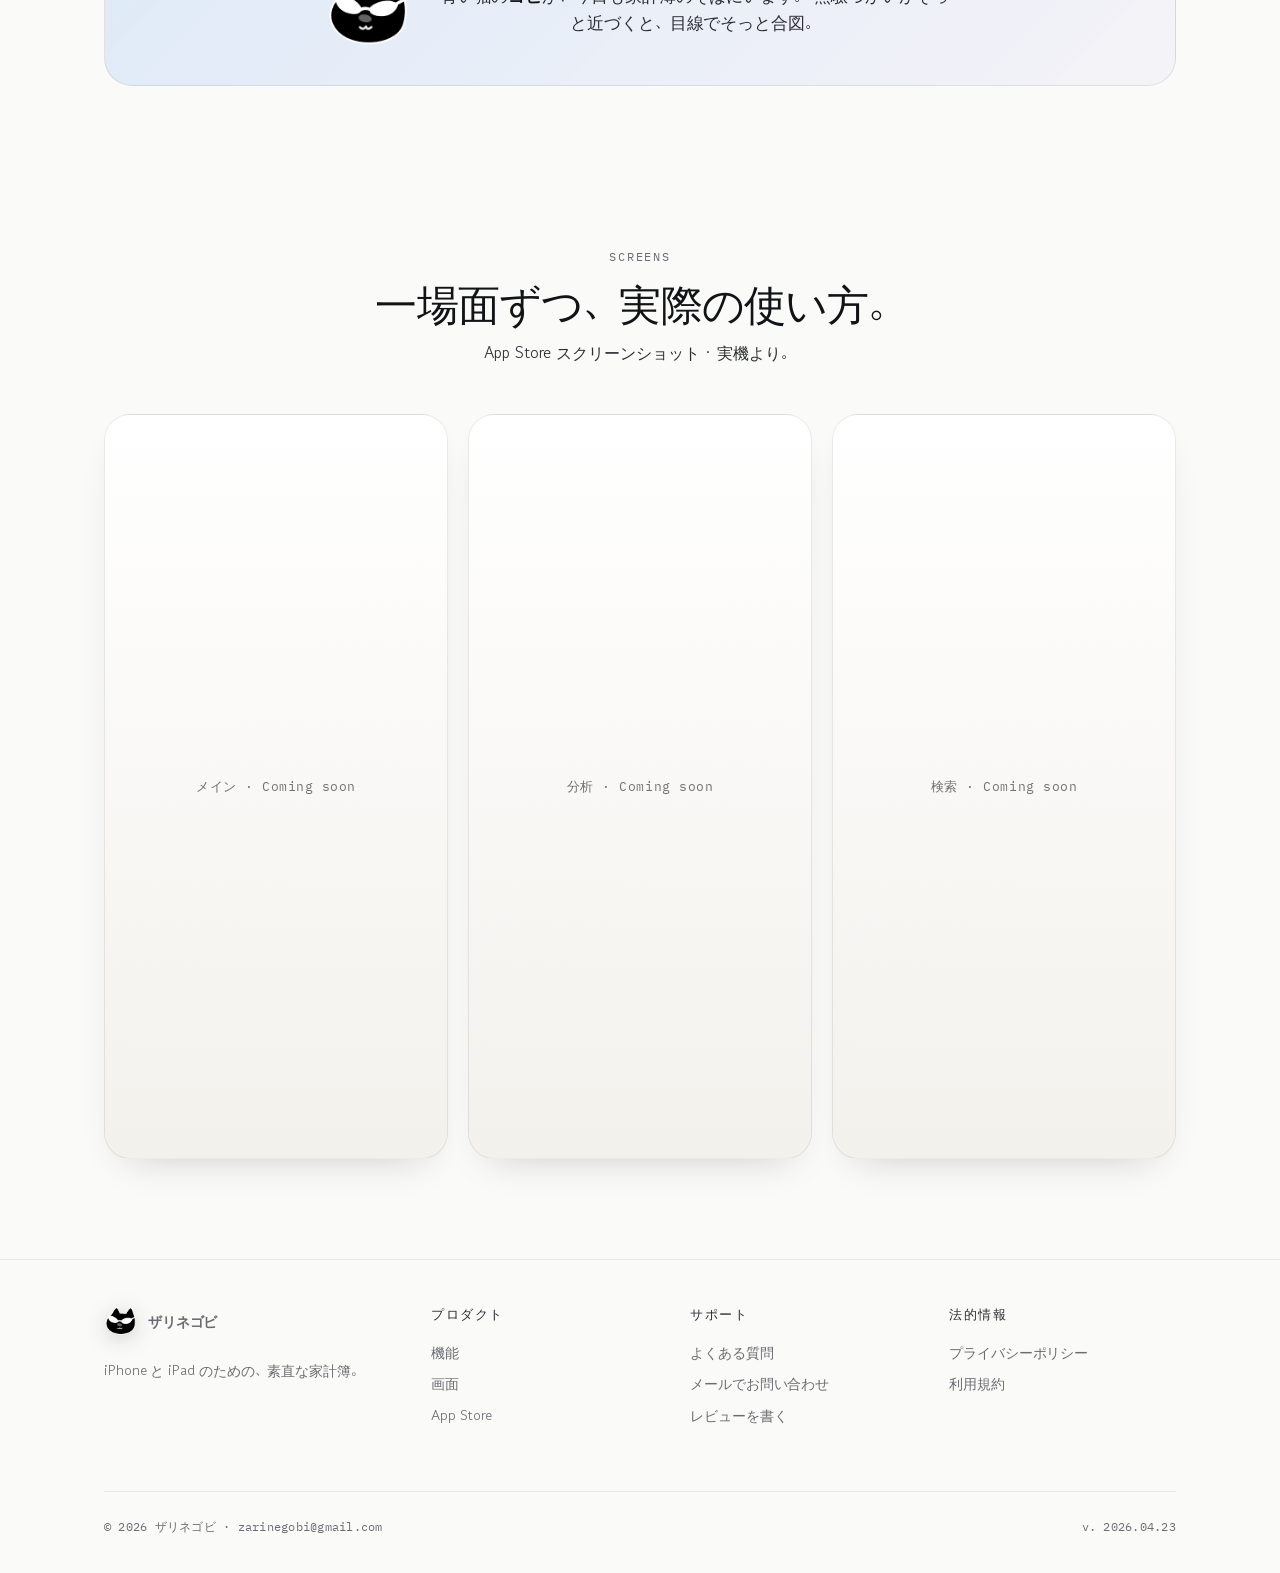
<file: ja/index.html>
<!DOCTYPE html>
<html lang="ja">
<head>
<meta charset="UTF-8" />
<meta name="viewport" content="width=device-width, initial-scale=1.0, viewport-fit=cover" />
<title>ザリネゴビ（자린이와 고비）— 節約したいあなたのための家計簿</title>
<meta name="description" content="iPhone と iPad のための家計簿アプリ。カテゴリ分析、ホーム画面とロック画面のウィジェット、iCloud 自動同期。" />
<meta name="theme-color" content="#0A0A0B" media="(prefers-color-scheme: dark)" />
<meta name="theme-color" content="#FAFAF8" media="(prefers-color-scheme: light)" />
<link rel="canonical" href="https://project-strict-money-checking.github.io/ja/" />
<link rel="alternate" hreflang="ko" href="https://project-strict-money-checking.github.io/" />
<link rel="alternate" hreflang="en" href="https://project-strict-money-checking.github.io/en/" />
<link rel="alternate" hreflang="ja" href="https://project-strict-money-checking.github.io/ja/" />
<link rel="alternate" hreflang="x-default" href="https://project-strict-money-checking.github.io/" />
<meta property="og:type" content="website" />
<meta property="og:locale" content="ja_JP" />
<meta property="og:title" content="ザリネゴビ — 節約したいあなたのための家計簿" />
<meta property="og:description" content="カテゴリ別分析、ホーム画面とロック画面のウィジェット、iCloud 自動同期。" />
<meta property="og:url" content="https://project-strict-money-checking.github.io/ja/" />
<meta property="og:site_name" content="ザリネゴビ" />
<meta name="twitter:card" content="summary_large_image" />
<link rel="icon" type="image/png" href="/assets/images/gobi.png" />
<link rel="apple-touch-icon" href="/assets/images/gobi.png" />
<link rel="stylesheet" href="/assets/css/style.css" />
</head>
<body>

<header class="site-header">
  <div class="container">
    <a class="brand" href="/ja/" aria-label="ザリネゴビ ホーム">
      <img class="brand-mark" src="/assets/images/gobi.png" alt="" width="34" height="34" />
      <span>ザリネゴビ</span>
    </a>
    <nav class="nav" aria-label="メインメニュー">
      <a href="#features">機能</a>
      <a href="#screenshots">画面</a>
      <a href="/support/">サポート</a>
      <a href="/privacy/ja.html">プライバシー</a>
    </nav>
    <div class="lang-switch" aria-label="言語切替">
      <a href="/">KO</a>
      <a href="/en/">EN</a>
      <a href="/ja/" class="active" aria-current="page">JA</a>
    </div>
  </div>
</header>

<main>

<section class="hero">
  <div class="container hero-grid">
    <div class="hero-copy">
      <span class="eyebrow reveal d1"><span class="dot"></span> iOS · iPadOS</span>
      <h1 class="reveal d2">
        今日の<span class="accent-expense">支出</span>と<br />
        明日の<span class="accent-income">収入</span>を、<br />
        一冊に。
        <span class="en">Zarinegobi — your pocket ledger.</span>
      </h1>
      <p class="lead reveal d3">
        カテゴリ別分析、ホーム画面とロック画面のウィジェット、iCloud 自動同期まで。
        書いた瞬間に整う、ちょうどよい家計簿。
      </p>
      <div class="cta-row reveal d4">
        <a class="btn btn-primary" href="https://apps.apple.com/app/id6740001506" rel="noopener">
          <svg viewBox="0 0 24 24" fill="currentColor" aria-hidden="true"><path d="M16.365 1.43c0 1.14-.48 2.24-1.25 3.03-.83.86-2.19 1.53-3.32 1.44-.13-1.14.41-2.32 1.21-3.11.87-.86 2.3-1.52 3.36-1.36ZM20.5 17.38c-.55 1.27-1.22 2.51-2.27 2.54-1.04.03-1.38-.62-2.57-.62-1.19 0-1.57.59-2.56.64-1.05.05-1.85-1.37-2.41-2.62-1.66-3.65-2.94-10.31 1.24-12.76 1.03-.61 2.1-.94 3.15-.95 1.02-.02 1.99.69 2.62.69.63 0 1.8-.85 3.04-.72.52.02 1.98.21 2.92 1.58-.08.05-1.75 1.02-1.74 3.04.02 2.42 2.12 3.22 2.15 3.23-.02.06-.33 1.14-1.1 2.26Z"/></svg>
          App Store で入手
        </a>
        <a class="btn btn-secondary" href="#features">主な機能を見る</a>
      </div>
      <div class="platform-badges reveal d5">
        <span>iOS 26+</span>
        <span>iPadOS 26+</span>
        <span>한국어 · English · 日本語</span>
      </div>
    </div>

    <div class="hero-visual reveal d3" aria-hidden="true">
      <div class="phone-card">
        <div class="balance-card">
          <div class="balance-head">
            <span class="period">2024.11.28 — 12.17</span>
            <span class="toggle-pill"><span class="active">月間</span><span>週間</span></span>
          </div>
          <div class="balance-amount">0 円</div>
          <div class="flow-row">
            <span class="label">支出</span>
            <span class="flow-bar expense"></span>
            <span class="amount">130,000</span>
          </div>
          <div class="flow-row">
            <span class="label">収入</span>
            <span class="flow-bar income"></span>
            <span class="amount">130,000</span>
          </div>
        </div>

        <div class="chip-row">
          <div class="chip" style="--c1:#FFE9A3; --c2:#FFD36B" title="食費">
            <svg viewBox="0 0 24 24" fill="#8B5A00" stroke="#8B5A00" stroke-width="1" stroke-linejoin="round"><path d="M5 10h14l-1.5 8h-11L5 10Z"/><path d="M7 10c0-3 2-5 5-5s5 2 5 5"/></svg>
          </div>
          <div class="chip" style="--c1:#FFC7B0; --c2:#FF9C7A" title="教育">
            <svg viewBox="0 0 24 24" fill="none" stroke="#8B3A15" stroke-width="1.4" stroke-linejoin="round"><path d="M3 5h7c1.5 0 3 .8 3 2v12c0-1-1.5-2-3-2H3V5Z" fill="#FFF"/><path d="M21 5h-7c-1.5 0-3 .8-3 2v12c0-1 1.5-2 3-2h7V5Z" fill="#FFF"/></svg>
          </div>
          <div class="chip" style="--c1:#C7B8FF; --c2:#9A83FF" title="ショッピング">
            <svg viewBox="0 0 24 24" fill="#1A1040" stroke="#1A1040" stroke-width="1.2" stroke-linejoin="round"><path d="M6 8h12l-1 12H7L6 8Z"/><path d="M9 8V6a3 3 0 1 1 6 0v2" fill="none" stroke-linecap="round"/></svg>
          </div>
          <div class="chip" style="--c1:#B9F0D8; --c2:#7BE0B1" title="カフェ">
            <svg viewBox="0 0 24 24" fill="#0A3A25" stroke="#0A3A25" stroke-width="1.2" stroke-linejoin="round"><path d="M6 9h12v7a4 4 0 0 1-4 4h-4a4 4 0 0 1-4-4V9Z"/><path d="M18 11h1a2 2 0 0 1 0 4h-1" fill="none"/></svg>
          </div>
          <div class="chip" style="--c1:#B7D8FF; --c2:#6BA6FF" title="旅行">
            <svg viewBox="0 0 24 24" fill="#0A2A55" stroke="#0A2A55" stroke-width="1.2" stroke-linejoin="round"><rect x="5" y="8" width="14" height="12" rx="2"/><path d="M9 8V5h6v3" fill="none" stroke-linecap="round"/></svg>
          </div>
          <div class="chip" style="--c1:#FFB3C7; --c2:#FF6E94" title="サブスク">
            <svg viewBox="0 0 24 24" fill="#5C0A1E" stroke="#5C0A1E" stroke-width="1.2" stroke-linejoin="round"><rect x="3" y="6" width="18" height="12" rx="3"/><path d="m10 10 5 2.9-5 2.9v-5.8Z" fill="#fff" stroke="#fff"/></svg>
          </div>
        </div>
      </div>
    </div>
  </div>
</section>

<section id="features">
  <div class="container">
    <div class="section-head">
      <div class="tag">FEATURES</div>
      <h2>書いた瞬間、整う。六つの方法で。</h2>
      <p>家計簿に必要なものを、必要なだけ。余計なものは置いてきました。</p>
    </div>

    <div class="feature-grid">
      <article class="feature-card reveal d1">
        <span class="feature-icon" style="--c1:#FFE9A3; --c2:#FFD36B">
          <svg viewBox="0 0 24 24" fill="none" stroke="#8B5A00" stroke-width="1.8" stroke-linecap="round" stroke-linejoin="round"><path d="M12 5v14M5 12h14"/></svg>
        </span>
        <h3>素早く入力</h3>
        <p>カテゴリ・金額・メモだけ。固定取引は自動で繰り返されます。</p>
      </article>

      <article class="feature-card reveal d2">
        <span class="feature-icon" style="--c1:#B7D8FF; --c2:#1E7BFF">
          <svg viewBox="0 0 24 24" fill="none" stroke="#0A2A55" stroke-width="1.8" stroke-linecap="round" stroke-linejoin="round"><circle cx="12" cy="12" r="9"/><path d="M12 3v18M3 12h18"/></svg>
        </span>
        <h3>カテゴリ分析</h3>
        <p>月次・週次のドーナツチャートで、どこに一番使ったかが一目で。</p>
      </article>

      <article class="feature-card reveal d3">
        <span class="feature-icon" style="--c1:#C7B8FF; --c2:#9A83FF">
          <svg viewBox="0 0 24 24" fill="none" stroke="#1A1040" stroke-width="1.8" stroke-linecap="round" stroke-linejoin="round"><path d="M4 18V9l8-5 8 5v9"/><path d="M9 18v-6h6v6"/></svg>
        </span>
        <h3>目標支出金額</h3>
        <p>カテゴリごとに今月の目標支出金額を決めて、残りの金額を一目で確認。</p>
      </article>

      <article class="feature-card reveal d4">
        <span class="feature-icon" style="--c1:#B9F0D8; --c2:#7BE0B1">
          <svg viewBox="0 0 24 24" fill="none" stroke="#0A3A25" stroke-width="1.8" stroke-linecap="round" stroke-linejoin="round"><rect x="4" y="6" width="16" height="14" rx="2"/><path d="M8 3v3M16 3v3M4 10h16"/></svg>
        </span>
        <h3>ホームウィジェット</h3>
        <p>今月の残高・直近の支出を、ロック画面やホーム画面に固定。</p>
      </article>

      <article class="feature-card reveal d5">
        <span class="feature-icon" style="--c1:#B7D8FF; --c2:#6BA6FF">
          <svg viewBox="0 0 24 24" fill="none" stroke="#0A2A55" stroke-width="1.8" stroke-linecap="round" stroke-linejoin="round"><path d="M6 10c-2 0-3 1.5-3 3.5S4.5 17 6.5 17H17a4 4 0 1 0-1-7.9A6 6 0 0 0 6 10Z"/></svg>
        </span>
        <h3>iCloud 同期</h3>
        <p>iPhone と iPad を一つのアカウントで。機種変更しても記録はそのまま。</p>
      </article>

      <article class="feature-card reveal d6">
        <span class="feature-icon" style="--c1:#FFE9A3; --c2:#FF9C7A">
          <svg viewBox="0 0 24 24" fill="none" stroke="#5C3800" stroke-width="1.8" stroke-linecap="round" stroke-linejoin="round"><path d="M4 6a2 2 0 0 1 2-2h12a2 2 0 0 1 2 2v12a2 2 0 0 1-2 2H6a2 2 0 0 1-2-2V6Z"/><path d="M8 10h8M8 14h5"/></svg>
        </span>
        <h3>Shortcut</h3>
        <p>よく使う支出をホームに固定。ワンタップで記録完了。</p>
      </article>
    </div>

    <div class="mascot-strip reveal d6">
      <img class="mascot" src="/assets/images/gobi.png" alt="" width="88" height="88" />
      <p>
        青い猫の<strong>ゴビ</strong>が、今日も家計簿のそばにいます。
        無駄づかいがそっと近づくと、目線でそっと合図。
      </p>
    </div>
  </div>
</section>

<section id="screenshots">
  <div class="container">
    <div class="section-head">
      <div class="tag">SCREENS</div>
      <h2>一場面ずつ、実際の使い方。</h2>
      <p>App Store スクリーンショット · 実機より。</p>
    </div>
    <div class="shots">
      <div class="shot">メイン · Coming soon</div>
      <div class="shot">分析 · Coming soon</div>
      <div class="shot">検索 · Coming soon</div>
    </div>
  </div>
</section>

</main>

<footer class="site-footer">
  <div class="container">
    <div class="about-col">
      <div class="brand" style="margin-bottom: 10px;">
        <img class="brand-mark" src="/assets/images/gobi.png" alt="" width="34" height="34" />
        <span>ザリネゴビ</span>
      </div>
      <p>iPhone と iPad のための、素直な家計簿。</p>
    </div>
    <div>
      <h4>プロダクト</h4>
      <ul>
        <li><a href="#features">機能</a></li>
        <li><a href="#screenshots">画面</a></li>
        <li><a href="https://apps.apple.com/app/id6740001506" rel="noopener">App Store</a></li>
      </ul>
    </div>
    <div>
      <h4>サポート</h4>
      <ul>
        <li><a href="/support/">よくある質問</a></li>
        <li><a href="mailto:zarinegobi@gmail.com">メールでお問い合わせ</a></li>
        <li><a href="https://apps.apple.com/app/id6740001506?action=write-review" rel="noopener">レビューを書く</a></li>
      </ul>
    </div>
    <div>
      <h4>法的情報</h4>
      <ul>
        <li><a href="/privacy/ja.html">プライバシーポリシー</a></li>
        <li><a href="/terms/ja.html">利用規約</a></li>
      </ul>
    </div>
    <div class="legal-line">
      <span>© 2026 ザリネゴビ · zarinegobi@gmail.com</span>
      <span>v. 2026.04.23</span>
    </div>
  </div>
</footer>

</body>
</html>
</file>
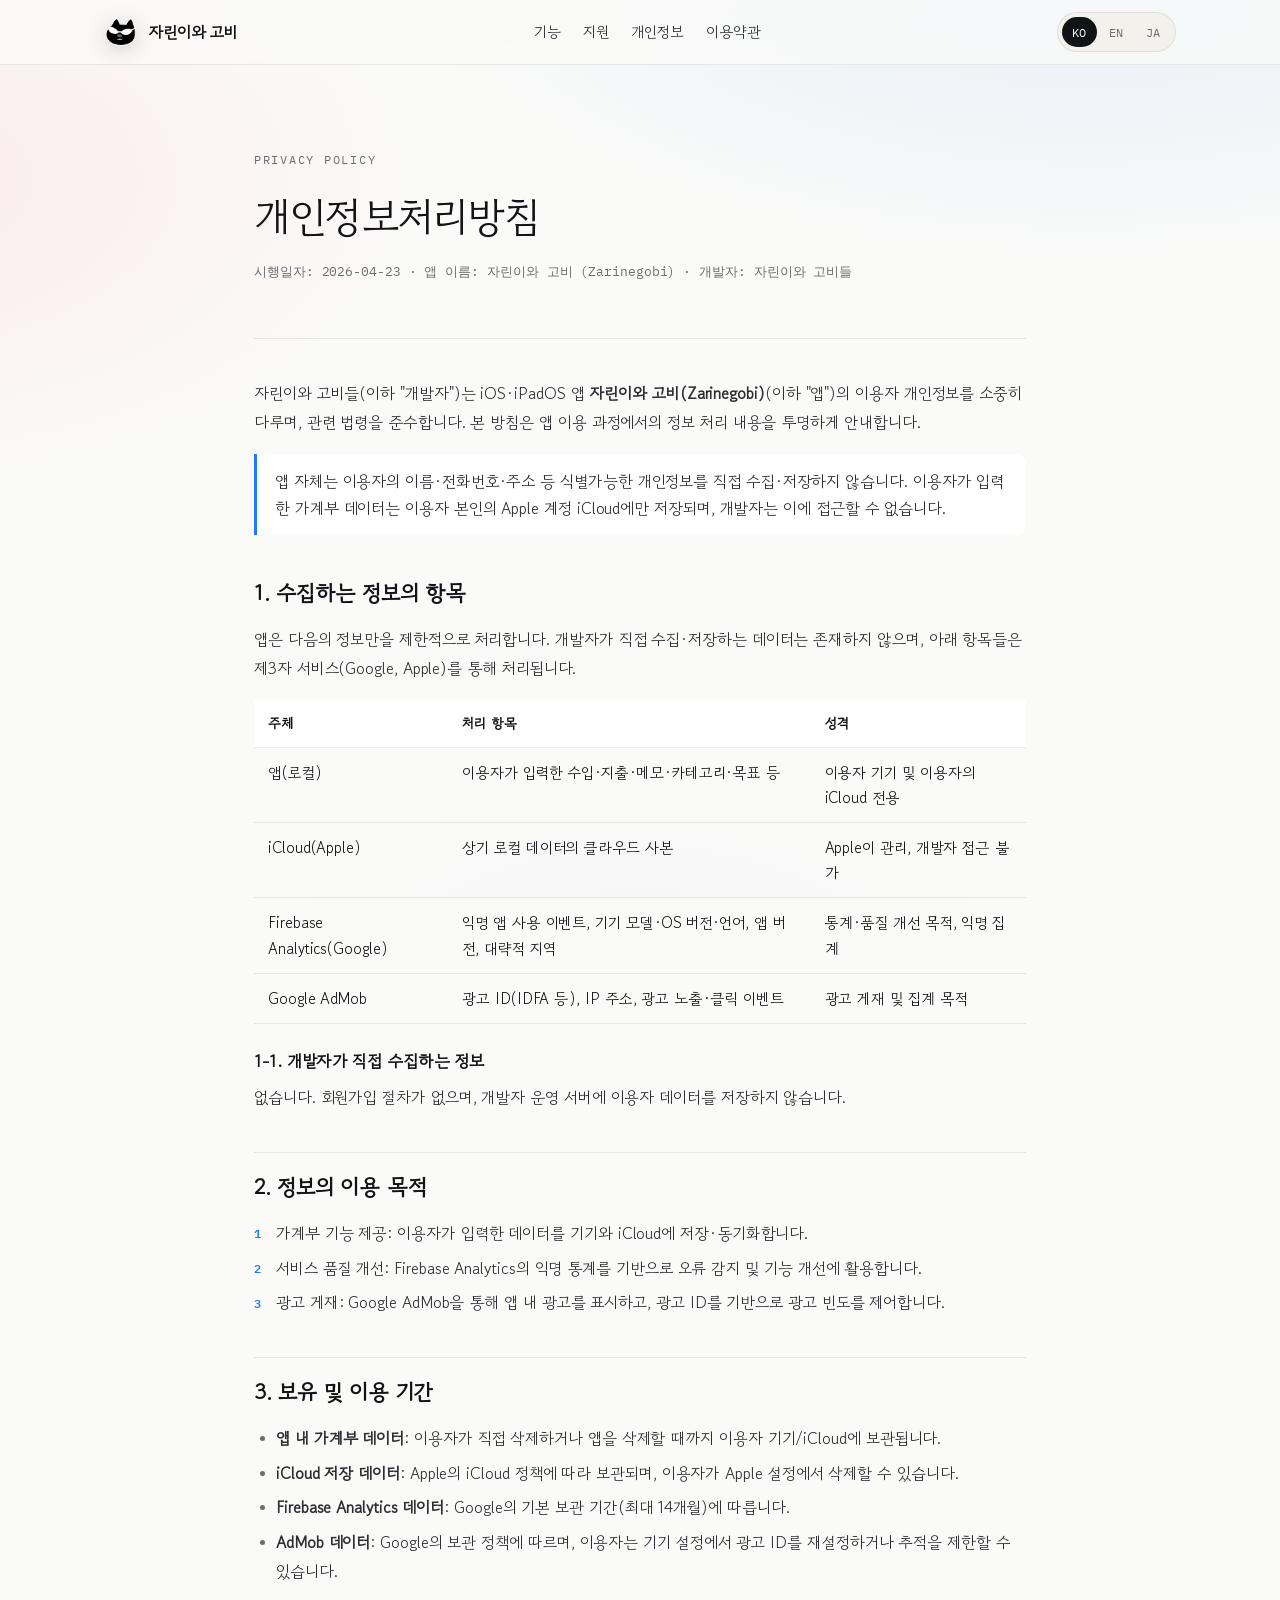
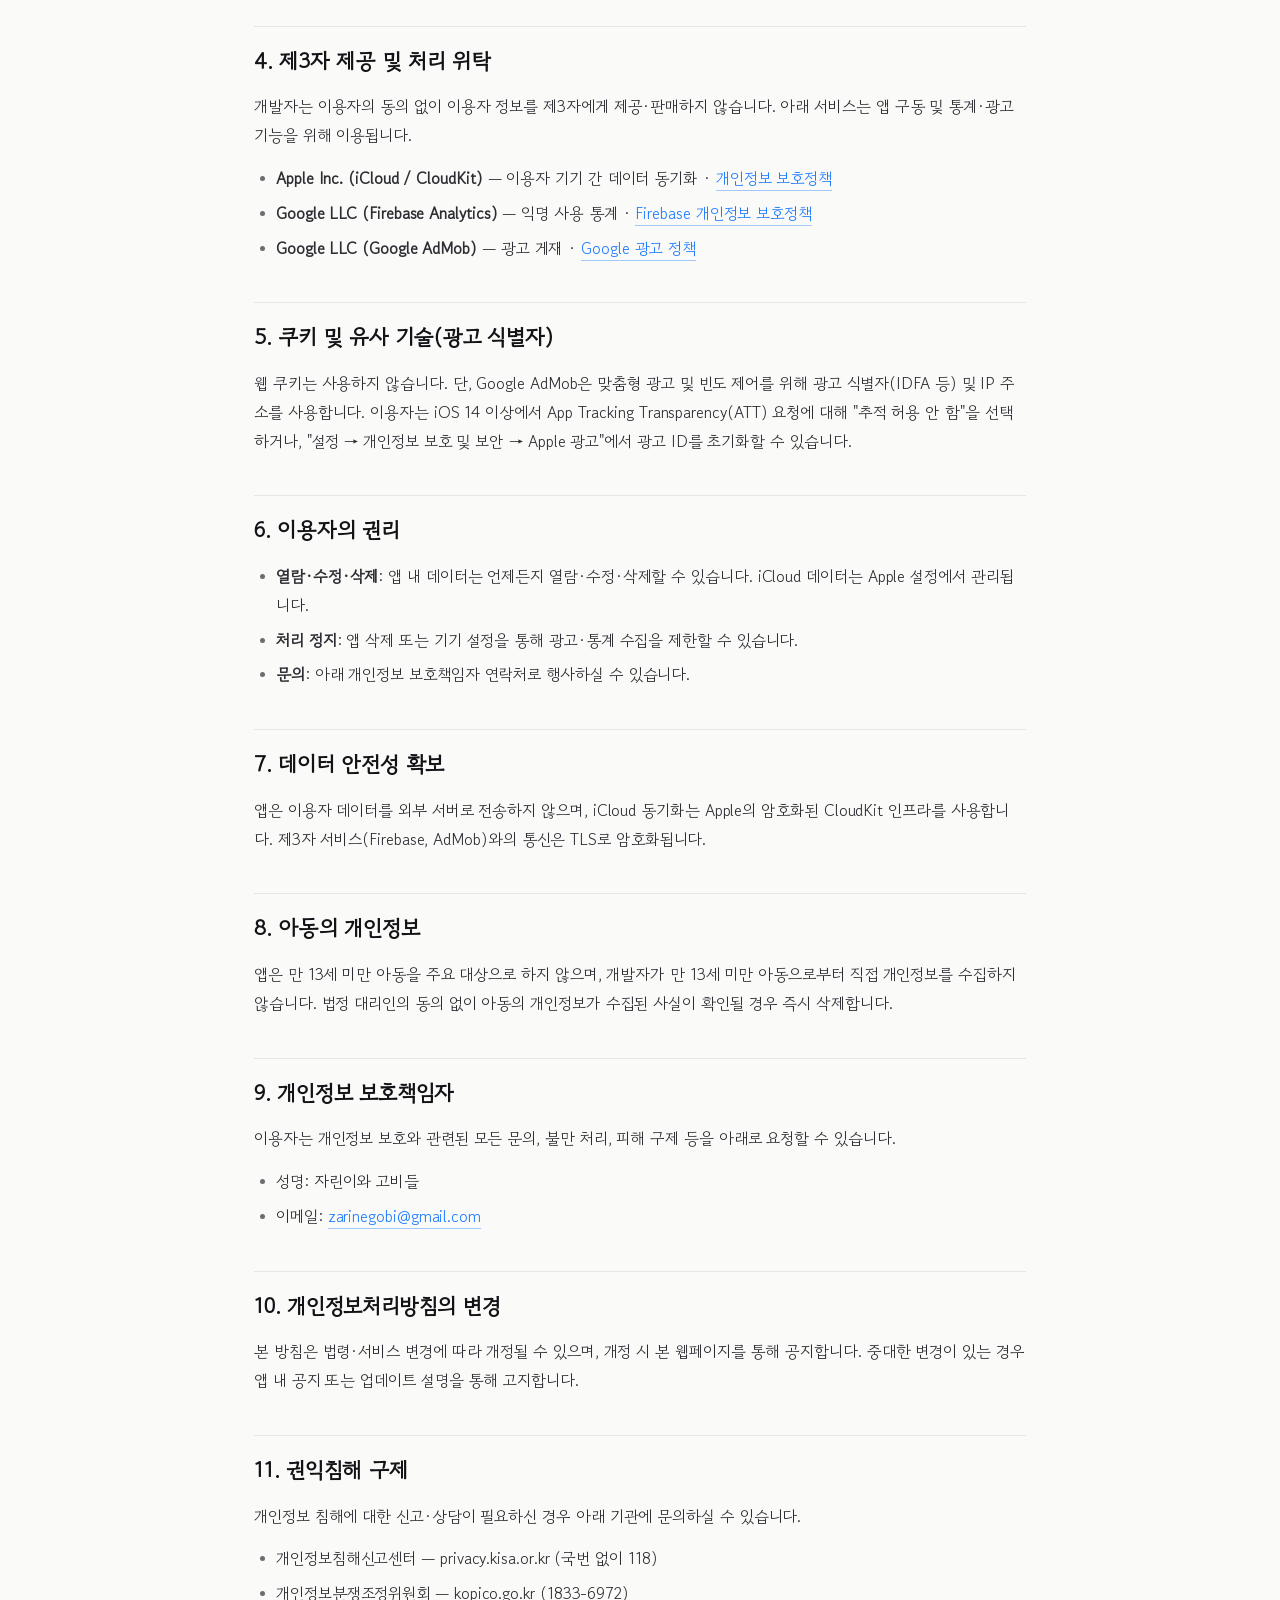
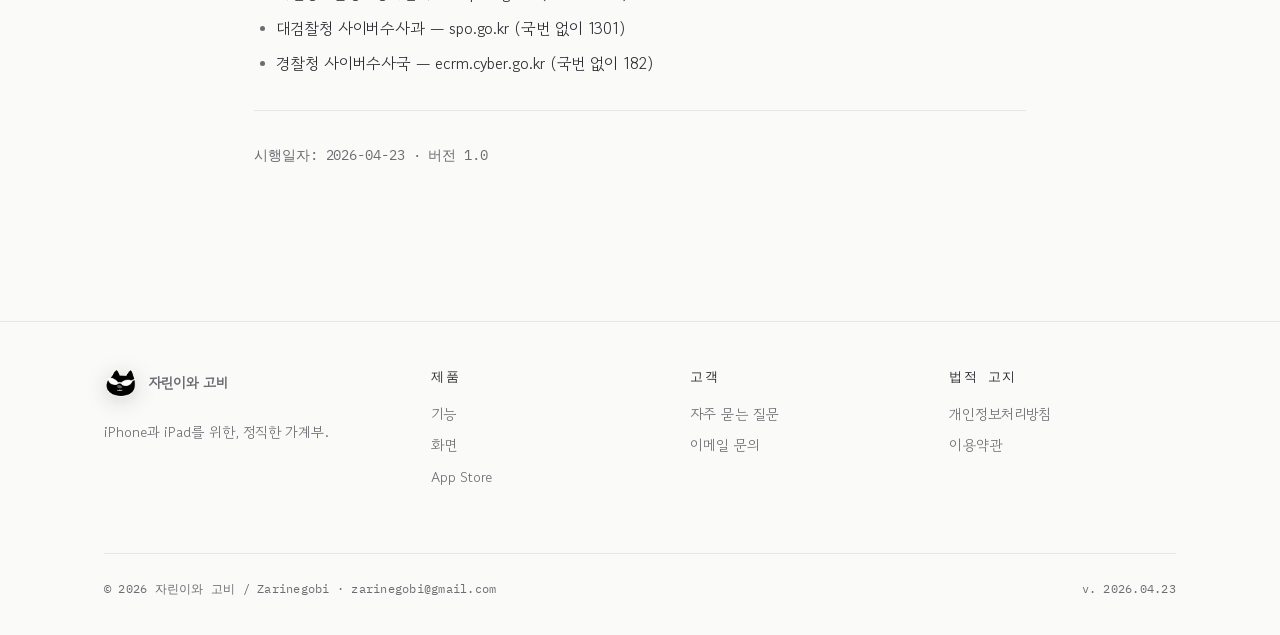
<file: privacy/index.html>
<!DOCTYPE html>
<html lang="ko">
<head>
<meta charset="UTF-8" />
<meta name="viewport" content="width=device-width, initial-scale=1.0, viewport-fit=cover" />
<title>개인정보처리방침 · 자린이와 고비</title>
<meta name="description" content="자린이와 고비(Zarinegobi) 앱의 개인정보처리방침. Firebase Analytics, Google AdMob, iCloud 관련 처리 내역 및 이용자 권리 안내." />
<meta name="theme-color" content="#0A0A0B" media="(prefers-color-scheme: dark)" />
<meta name="theme-color" content="#FAFAF8" media="(prefers-color-scheme: light)" />
<meta name="robots" content="index, follow" />
<link rel="canonical" href="https://project-strict-money-checking.github.io/privacy/" />
<link rel="alternate" hreflang="ko" href="https://project-strict-money-checking.github.io/privacy/" />
<link rel="alternate" hreflang="en" href="https://project-strict-money-checking.github.io/privacy/en.html" />
<link rel="alternate" hreflang="ja" href="https://project-strict-money-checking.github.io/privacy/ja.html" />
<link rel="icon" type="image/png" href="/assets/images/gobi.png" />
<link rel="apple-touch-icon" href="/assets/images/gobi.png" />
<link rel="stylesheet" href="/assets/css/style.css" />
</head>
<body>

<header class="site-header">
  <div class="container">
    <a class="brand" href="/" aria-label="자린이와 고비 홈">
      <img class="brand-mark" src="/assets/images/gobi.png" alt="" width="34" height="34" />
      <span>자린이와 고비</span>
    </a>
    <nav class="nav" aria-label="주요 메뉴">
      <a href="/#features">기능</a>
      <a href="/support/">지원</a>
      <a href="/privacy/" aria-current="page">개인정보</a>
      <a href="/terms/">이용약관</a>
    </nav>
    <div class="lang-switch" aria-label="언어 선택">
      <a href="/privacy/" class="active" aria-current="page">KO</a>
      <a href="/privacy/en.html">EN</a>
      <a href="/privacy/ja.html">JA</a>
    </div>
  </div>
</header>

<main class="doc">
  <div class="container">
    <header class="doc-head">
      <div class="tag">PRIVACY POLICY</div>
      <h1>개인정보처리방침</h1>
      <p class="meta">시행일자: 2026-04-23 · 앱 이름: 자린이와 고비 (Zarinegobi) · 개발자: 자린이와 고비들</p>
    </header>

    <p>자린이와 고비들(이하 "개발자")는 iOS·iPadOS 앱 <strong>자린이와 고비(Zarinegobi)</strong>(이하 "앱")의
    이용자 개인정보를 소중히 다루며, 관련 법령을 준수합니다. 본 방침은 앱 이용 과정에서의 정보 처리 내용을 투명하게 안내합니다.</p>

    <blockquote>
      앱 자체는 이용자의 이름·전화번호·주소 등 식별가능한 개인정보를 직접 수집·저장하지 않습니다.
      이용자가 입력한 가계부 데이터는 이용자 본인의 Apple 계정 iCloud에만 저장되며, 개발자는 이에 접근할 수 없습니다.
    </blockquote>

    <h2>1. 수집하는 정보의 항목</h2>
    <p>앱은 다음의 정보만을 제한적으로 처리합니다. 개발자가 직접 수집·저장하는 데이터는 존재하지 않으며, 아래 항목들은 제3자 서비스(Google, Apple)를 통해 처리됩니다.</p>
    <table>
      <thead><tr><th>주체</th><th>처리 항목</th><th>성격</th></tr></thead>
      <tbody>
        <tr><td>앱(로컬)</td><td>이용자가 입력한 수입·지출·메모·카테고리·목표 등</td><td>이용자 기기 및 이용자의 iCloud 전용</td></tr>
        <tr><td>iCloud(Apple)</td><td>상기 로컬 데이터의 클라우드 사본</td><td>Apple이 관리, 개발자 접근 불가</td></tr>
        <tr><td>Firebase Analytics(Google)</td><td>익명 앱 사용 이벤트, 기기 모델·OS 버전·언어, 앱 버전, 대략적 지역</td><td>통계·품질 개선 목적, 익명 집계</td></tr>
        <tr><td>Google AdMob</td><td>광고 ID(IDFA 등), IP 주소, 광고 노출·클릭 이벤트</td><td>광고 게재 및 집계 목적</td></tr>
      </tbody>
    </table>

    <h3>1-1. 개발자가 직접 수집하는 정보</h3>
    <p>없습니다. 회원가입 절차가 없으며, 개발자 운영 서버에 이용자 데이터를 저장하지 않습니다.</p>

    <h2>2. 정보의 이용 목적</h2>
    <ol>
      <li>가계부 기능 제공: 이용자가 입력한 데이터를 기기와 iCloud에 저장·동기화합니다.</li>
      <li>서비스 품질 개선: Firebase Analytics의 익명 통계를 기반으로 오류 감지 및 기능 개선에 활용합니다.</li>
      <li>광고 게재: Google AdMob을 통해 앱 내 광고를 표시하고, 광고 ID를 기반으로 광고 빈도를 제어합니다.</li>
    </ol>

    <h2>3. 보유 및 이용 기간</h2>
    <ul>
      <li><strong>앱 내 가계부 데이터</strong>: 이용자가 직접 삭제하거나 앱을 삭제할 때까지 이용자 기기/iCloud에 보관됩니다.</li>
      <li><strong>iCloud 저장 데이터</strong>: Apple의 iCloud 정책에 따라 보관되며, 이용자가 Apple 설정에서 삭제할 수 있습니다.</li>
      <li><strong>Firebase Analytics 데이터</strong>: Google의 기본 보관 기간(최대 14개월)에 따릅니다.</li>
      <li><strong>AdMob 데이터</strong>: Google의 보관 정책에 따르며, 이용자는 기기 설정에서 광고 ID를 재설정하거나 추적을 제한할 수 있습니다.</li>
    </ul>

    <h2>4. 제3자 제공 및 처리 위탁</h2>
    <p>개발자는 이용자의 동의 없이 이용자 정보를 제3자에게 제공·판매하지 않습니다. 아래 서비스는 앱 구동 및 통계·광고 기능을 위해 이용됩니다.</p>
    <ul>
      <li><strong>Apple Inc. (iCloud / CloudKit)</strong> — 이용자 기기 간 데이터 동기화 · <a href="https://www.apple.com/legal/privacy/kr/" rel="noopener">개인정보 보호정책</a></li>
      <li><strong>Google LLC (Firebase Analytics)</strong> — 익명 사용 통계 · <a href="https://firebase.google.com/support/privacy" rel="noopener">Firebase 개인정보 보호정책</a></li>
      <li><strong>Google LLC (Google AdMob)</strong> — 광고 게재 · <a href="https://policies.google.com/technologies/ads?hl=ko" rel="noopener">Google 광고 정책</a></li>
    </ul>

    <h2>5. 쿠키 및 유사 기술(광고 식별자)</h2>
    <p>웹 쿠키는 사용하지 않습니다. 단, Google AdMob은 맞춤형 광고 및 빈도 제어를 위해 광고 식별자(IDFA 등) 및 IP 주소를 사용합니다. 이용자는 iOS 14 이상에서 App Tracking Transparency(ATT) 요청에 대해 "추적 허용 안 함"을 선택하거나, "설정 → 개인정보 보호 및 보안 → Apple 광고"에서 광고 ID를 초기화할 수 있습니다.</p>

    <h2>6. 이용자의 권리</h2>
    <ul>
      <li><strong>열람·수정·삭제</strong>: 앱 내 데이터는 언제든지 열람·수정·삭제할 수 있습니다. iCloud 데이터는 Apple 설정에서 관리됩니다.</li>
      <li><strong>처리 정지</strong>: 앱 삭제 또는 기기 설정을 통해 광고·통계 수집을 제한할 수 있습니다.</li>
      <li><strong>문의</strong>: 아래 개인정보 보호책임자 연락처로 행사하실 수 있습니다.</li>
    </ul>

    <h2>7. 데이터 안전성 확보</h2>
    <p>앱은 이용자 데이터를 외부 서버로 전송하지 않으며, iCloud 동기화는 Apple의 암호화된 CloudKit 인프라를 사용합니다. 제3자 서비스(Firebase, AdMob)와의 통신은 TLS로 암호화됩니다.</p>

    <h2>8. 아동의 개인정보</h2>
    <p>앱은 만 13세 미만 아동을 주요 대상으로 하지 않으며, 개발자가 만 13세 미만 아동으로부터 직접 개인정보를 수집하지 않습니다. 법정 대리인의 동의 없이 아동의 개인정보가 수집된 사실이 확인될 경우 즉시 삭제합니다.</p>

    <h2>9. 개인정보 보호책임자</h2>
    <p>이용자는 개인정보 보호와 관련된 모든 문의, 불만 처리, 피해 구제 등을 아래로 요청할 수 있습니다.</p>
    <ul>
      <li>성명: 자린이와 고비들</li>
      <li>이메일: <a href="mailto:zarinegobi@gmail.com">zarinegobi@gmail.com</a></li>
    </ul>

    <h2>10. 개인정보처리방침의 변경</h2>
    <p>본 방침은 법령·서비스 변경에 따라 개정될 수 있으며, 개정 시 본 웹페이지를 통해 공지합니다. 중대한 변경이 있는 경우 앱 내 공지 또는 업데이트 설명을 통해 고지합니다.</p>

    <h2>11. 권익침해 구제</h2>
    <p>개인정보 침해에 대한 신고·상담이 필요하신 경우 아래 기관에 문의하실 수 있습니다.</p>
    <ul>
      <li>개인정보침해신고센터 — privacy.kisa.or.kr (국번 없이 118)</li>
      <li>개인정보분쟁조정위원회 — kopico.go.kr (1833-6972)</li>
      <li>대검찰청 사이버수사과 — spo.go.kr (국번 없이 1301)</li>
      <li>경찰청 사이버수사국 — ecrm.cyber.go.kr (국번 없이 182)</li>
    </ul>

    <hr class="hr-hairline" />
    <p class="mono" style="color: var(--muted); font-size: 0.85rem;">시행일자: 2026-04-23 · 버전 1.0</p>
  </div>
</main>

<footer class="site-footer">
  <div class="container">
    <div class="about-col">
      <div class="brand" style="margin-bottom: 10px;">
        <img class="brand-mark" src="/assets/images/gobi.png" alt="" width="34" height="34" />
        <span>자린이와 고비</span>
      </div>
      <p>iPhone과 iPad를 위한, 정직한 가계부.</p>
    </div>
    <div>
      <h4>제품</h4>
      <ul>
        <li><a href="/#features">기능</a></li>
        <li><a href="/#screenshots">화면</a></li>
        <li><a href="https://apps.apple.com/app/id6740001506" rel="noopener">App Store</a></li>
      </ul>
    </div>
    <div>
      <h4>고객</h4>
      <ul>
        <li><a href="/support/">자주 묻는 질문</a></li>
        <li><a href="mailto:zarinegobi@gmail.com">이메일 문의</a></li>
      </ul>
    </div>
    <div>
      <h4>법적 고지</h4>
      <ul>
        <li><a href="/privacy/">개인정보처리방침</a></li>
        <li><a href="/terms/">이용약관</a></li>
      </ul>
    </div>
    <div class="legal-line">
      <span>© 2026 자린이와 고비 / Zarinegobi · zarinegobi@gmail.com</span>
      <span>v. 2026.04.23</span>
    </div>
  </div>
</footer>

</body>
</html>
</file>
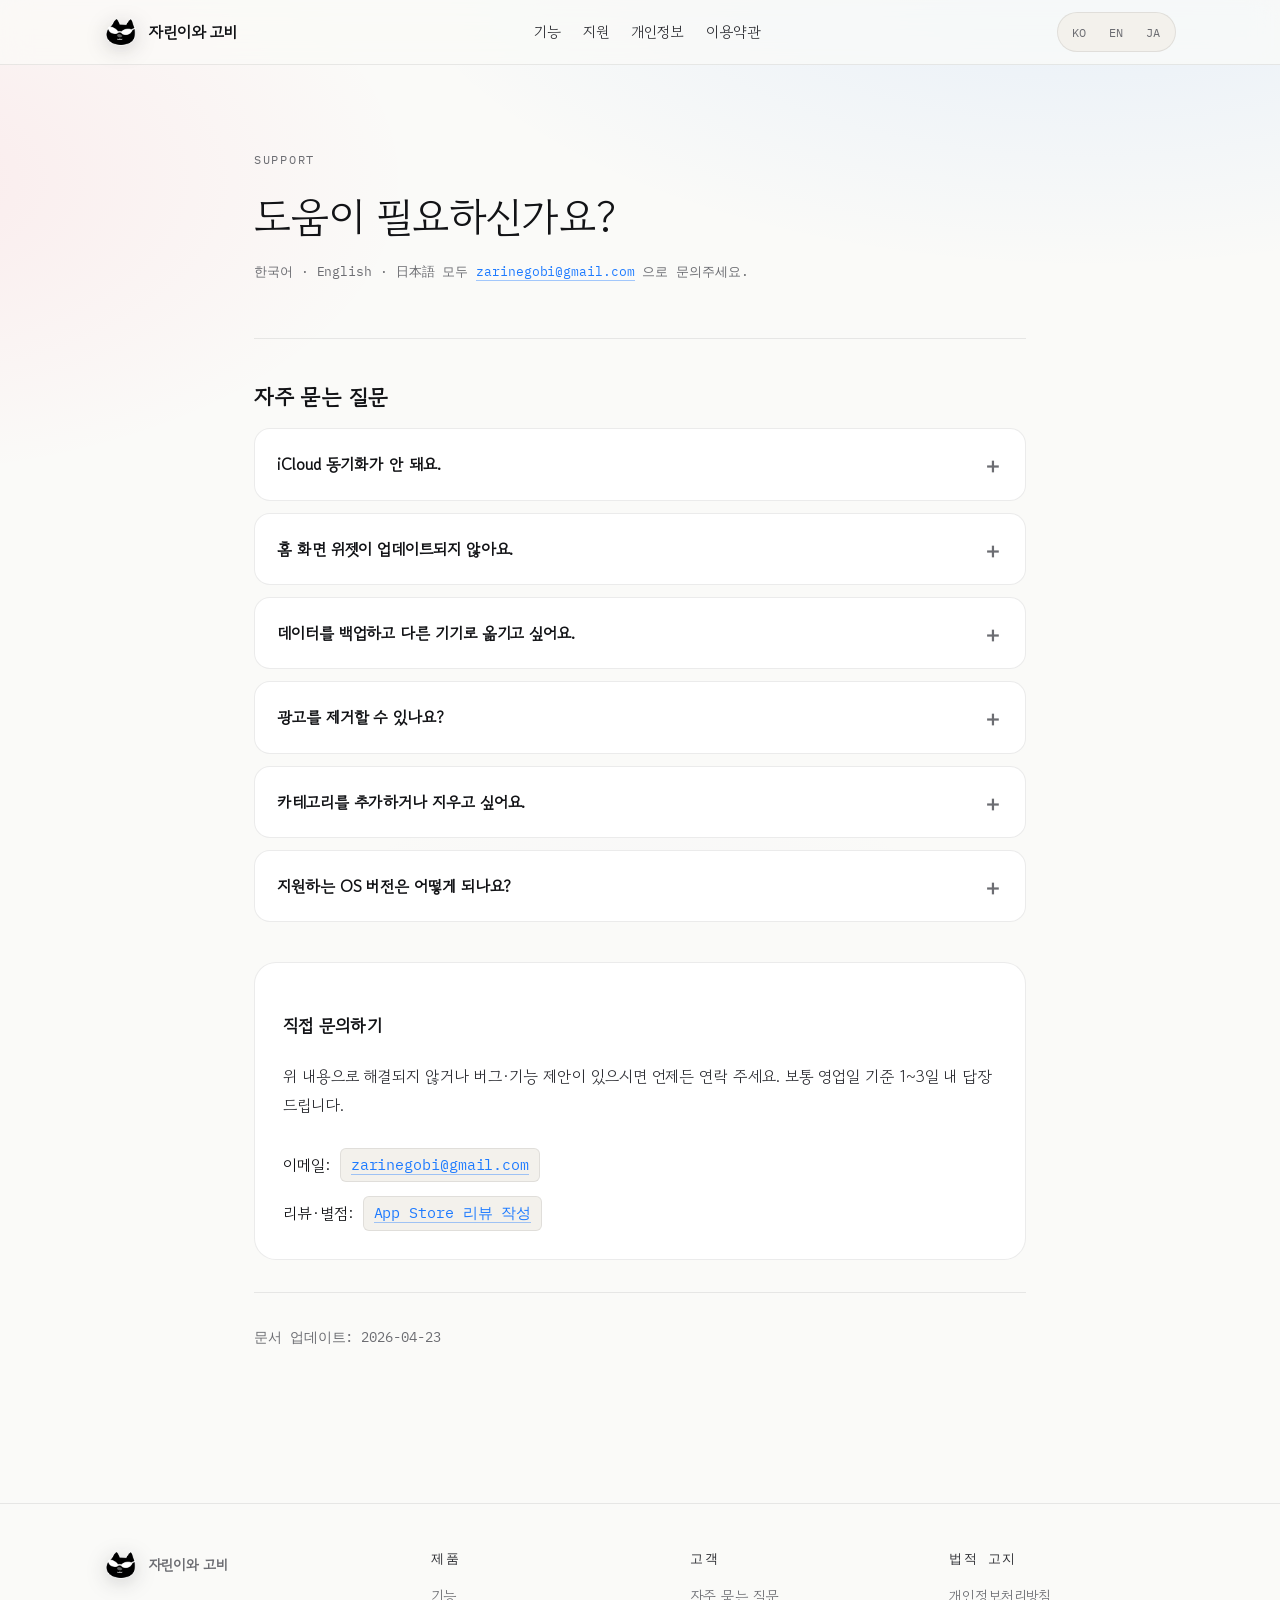
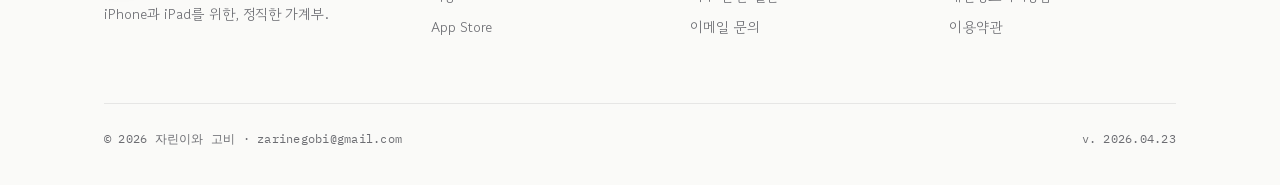
<file: support/index.html>
<!DOCTYPE html>
<html lang="ko">
<head>
<meta charset="UTF-8" />
<meta name="viewport" content="width=device-width, initial-scale=1.0, viewport-fit=cover" />
<title>고객지원 · 자린이와 고비</title>
<meta name="description" content="자린이와 고비(Zarinegobi) 앱의 자주 묻는 질문, 문의 방법, 리뷰 작성 링크." />
<meta name="theme-color" content="#0A0A0B" media="(prefers-color-scheme: dark)" />
<meta name="theme-color" content="#FAFAF8" media="(prefers-color-scheme: light)" />
<link rel="canonical" href="https://project-strict-money-checking.github.io/support/" />
<link rel="icon" type="image/png" href="/assets/images/gobi.png" />
<link rel="apple-touch-icon" href="/assets/images/gobi.png" />
<link rel="stylesheet" href="/assets/css/style.css" />
</head>
<body>

<header class="site-header">
  <div class="container">
    <a class="brand" href="/" aria-label="자린이와 고비 홈">
      <img class="brand-mark" src="/assets/images/gobi.png" alt="" width="34" height="34" />
      <span>자린이와 고비</span>
    </a>
    <nav class="nav" aria-label="주요 메뉴">
      <a href="/#features">기능</a>
      <a href="/support/" aria-current="page">지원</a>
      <a href="/privacy/">개인정보</a>
      <a href="/terms/">이용약관</a>
    </nav>
    <div class="lang-switch" aria-label="Language / 言語">
      <a href="/">KO</a>
      <a href="/en/">EN</a>
      <a href="/ja/">JA</a>
    </div>
  </div>
</header>

<main class="doc">
  <div class="container">
    <header class="doc-head">
      <div class="tag">SUPPORT</div>
      <h1>도움이 필요하신가요?</h1>
      <p class="meta">한국어 · English · 日本語 모두 <a href="mailto:zarinegobi@gmail.com">zarinegobi@gmail.com</a> 으로 문의주세요.</p>
    </header>

    <h2>자주 묻는 질문</h2>

    <div class="faq">

      <details>
        <summary>iCloud 동기화가 안 돼요.</summary>
        <p>아래 순서로 확인해주세요.</p>
        <ol>
          <li><strong>iOS 설정 → [사용자 이름] → iCloud → iCloud Drive</strong>가 켜져 있는지 확인합니다.</li>
          <li><strong>iOS 설정 → [사용자 이름] → iCloud → 자린이와 고비</strong>가 켜져 있는지 확인합니다.</li>
          <li>모든 기기가 동일한 Apple ID로 로그인되어 있고, 인터넷에 연결되어 있는지 확인합니다.</li>
          <li>그래도 문제가 지속되면 앱을 완전히 종료 후 재실행해주세요. CloudKit은 기기 간 변경을 반영하기까지 수십 초가 걸릴 수 있습니다.</li>
          <li>위 조치 후에도 해결되지 않으면 <a href="mailto:zarinegobi@gmail.com">zarinegobi@gmail.com</a> 으로 iOS 버전과 기기 모델을 알려주세요.</li>
        </ol>
      </details>

      <details>
        <summary>홈 화면 위젯이 업데이트되지 않아요.</summary>
        <p>iOS는 배터리 상태와 사용 패턴에 따라 위젯 새로고침 주기를 결정합니다. 즉각 반영하려면 앱을 한 번 열어 주시면 위젯도 함께 갱신됩니다. 오랜 시간 반영이 없다면 위젯을 제거 후 다시 추가해주세요.</p>
      </details>

      <details>
        <summary>데이터를 백업하고 다른 기기로 옮기고 싶어요.</summary>
        <p>앱은 이용자의 iCloud에 데이터를 저장하므로 별도의 수동 백업이 필요하지 않습니다. 새 기기에서 동일한 Apple ID로 로그인하고 앱을 설치하면 기존 데이터가 자동으로 복구됩니다. 단, 원본 기기에서 iCloud 로그아웃을 먼저 하지 마세요 — 로컬 전용 데이터가 동기화되지 않은 상태로 남을 수 있습니다.</p>
      </details>

      <details>
        <summary>광고를 제거할 수 있나요?</summary>
        <p>네, 앱 내 설정에서 <strong>광고 제거 인앱 상품</strong>을 구매하실 수 있습니다. 구매 후에는 앱 내 광고가 더 이상 표시되지 않으며, 동일한 Apple ID를 사용하는 다른 기기에서는 "구매 복원"으로 권리가 복원됩니다. 결제 및 환불은 Apple의 <a href="https://reportaproblem.apple.com/" rel="noopener">구매 내역 신고</a> 정책에 따릅니다.</p>
      </details>

      <details>
        <summary>카테고리를 추가하거나 지우고 싶어요.</summary>
        <p>앱 내 <strong>설정 → 카테고리 관리</strong>에서 원하시는 카테고리를 추가·수정·삭제할 수 있습니다. 이미 기록된 거래가 있는 카테고리를 삭제하면 해당 거래의 카테고리가 "기타"로 이동됩니다.</p>
      </details>

      <details>
        <summary>지원하는 OS 버전은 어떻게 되나요?</summary>
        <p>iOS 26.0 이상, iPadOS 26.0 이상을 지원합니다. 일부 최신 기능은 더 높은 OS 버전에서만 동작할 수 있습니다. App Store 앱 페이지의 "호환성" 섹션에서 정확한 요구사항을 확인하실 수 있습니다.</p>
      </details>

    </div>

    <div class="contact-card">
      <h3>직접 문의하기</h3>
      <p>위 내용으로 해결되지 않거나 버그·기능 제안이 있으시면 언제든 연락 주세요. 보통 영업일 기준 1~3일 내 답장 드립니다.</p>
      <div class="contact-row">
        <span>이메일:</span>
        <code><a href="mailto:zarinegobi@gmail.com">zarinegobi@gmail.com</a></code>
      </div>
      <div class="contact-row">
        <span>리뷰·별점:</span>
        <code><a href="https://apps.apple.com/app/id6740001506?action=write-review" rel="noopener">App Store 리뷰 작성</a></code>
      </div>
    </div>

    <hr class="hr-hairline" />
    <p class="mono" style="color: var(--muted); font-size: 0.85rem;">문서 업데이트: 2026-04-23</p>
  </div>
</main>

<footer class="site-footer">
  <div class="container">
    <div class="about-col">
      <div class="brand" style="margin-bottom: 10px;">
        <img class="brand-mark" src="/assets/images/gobi.png" alt="" width="34" height="34" />
        <span>자린이와 고비</span>
      </div>
      <p>iPhone과 iPad를 위한, 정직한 가계부.</p>
    </div>
    <div>
      <h4>제품</h4>
      <ul>
        <li><a href="/#features">기능</a></li>
        <li><a href="https://apps.apple.com/app/id6740001506" rel="noopener">App Store</a></li>
      </ul>
    </div>
    <div>
      <h4>고객</h4>
      <ul>
        <li><a href="/support/">자주 묻는 질문</a></li>
        <li><a href="mailto:zarinegobi@gmail.com">이메일 문의</a></li>
      </ul>
    </div>
    <div>
      <h4>법적 고지</h4>
      <ul>
        <li><a href="/privacy/">개인정보처리방침</a></li>
        <li><a href="/terms/">이용약관</a></li>
      </ul>
    </div>
    <div class="legal-line">
      <span>© 2026 자린이와 고비 · zarinegobi@gmail.com</span>
      <span>v. 2026.04.23</span>
    </div>
  </div>
</footer>

</body>
</html>
</file>
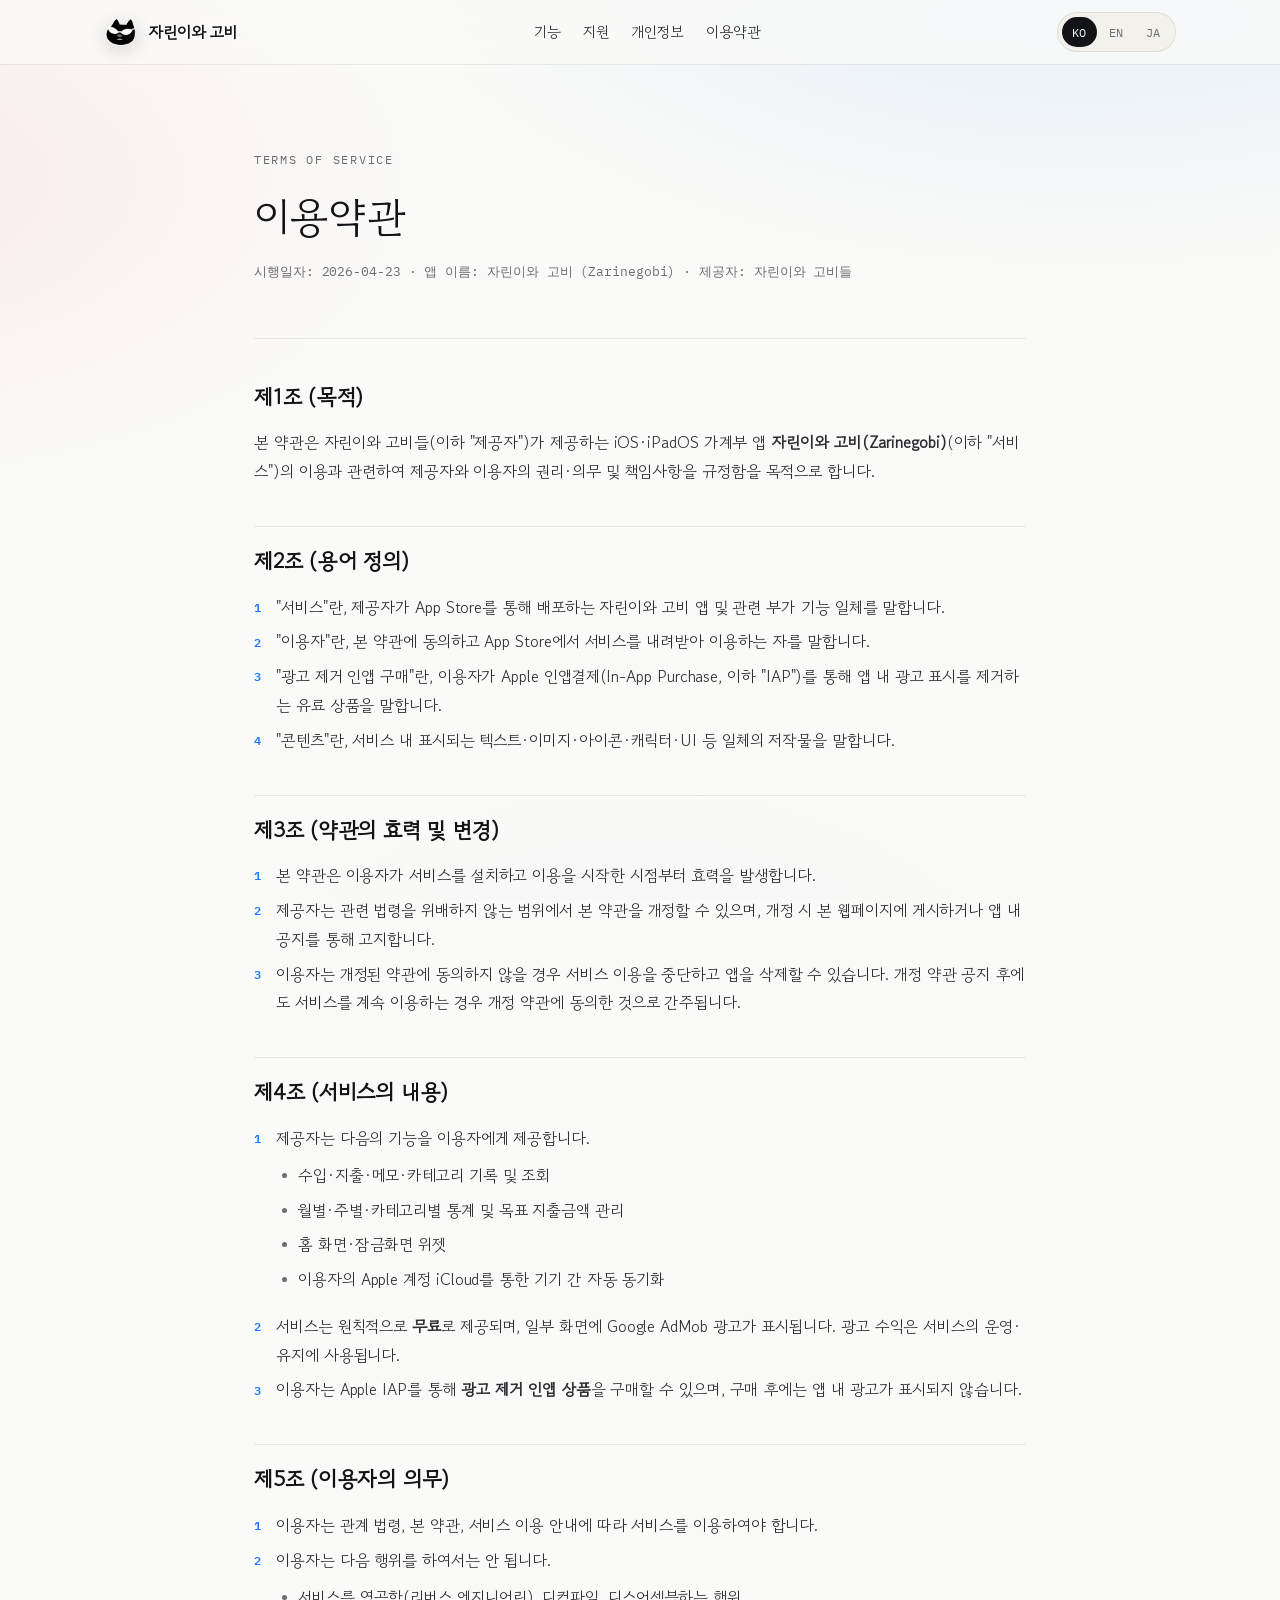
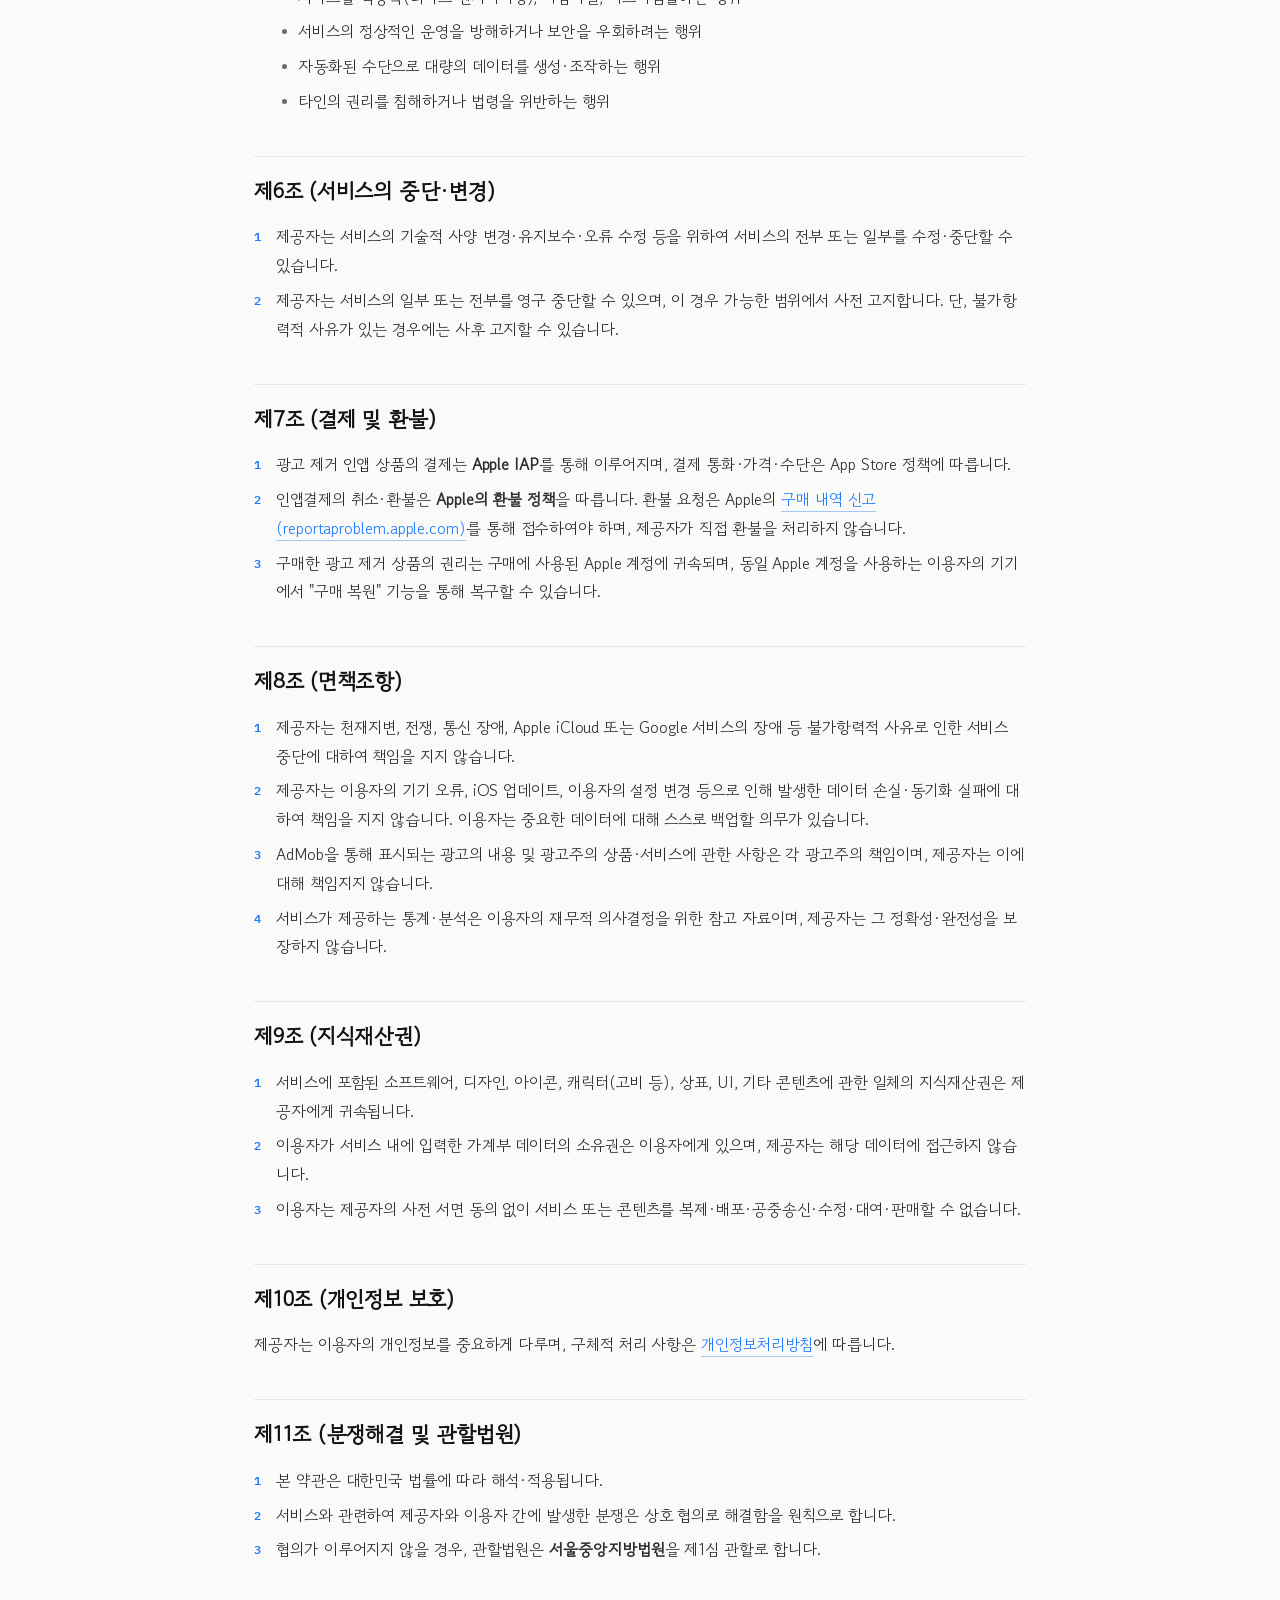
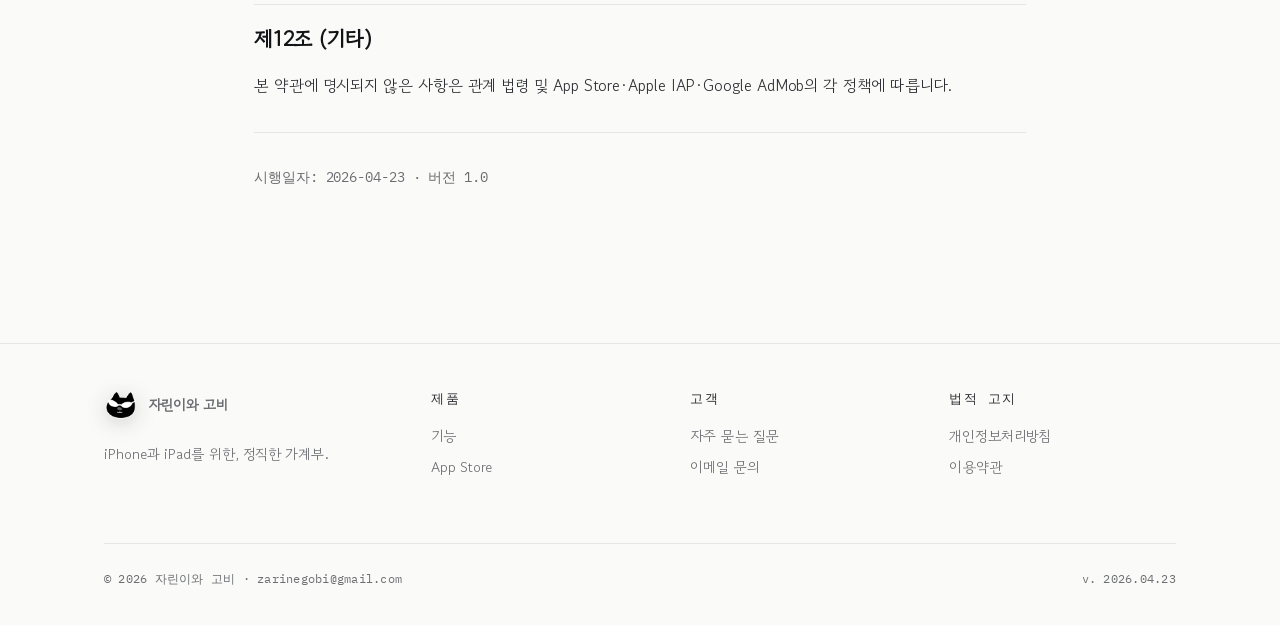
<file: terms/index.html>
<!DOCTYPE html>
<html lang="ko">
<head>
<meta charset="UTF-8" />
<meta name="viewport" content="width=device-width, initial-scale=1.0, viewport-fit=cover" />
<title>이용약관 · 자린이와 고비</title>
<meta name="description" content="자린이와 고비(Zarinegobi) 앱의 이용약관. 서비스 내용, 이용자 의무, 면책, 지식재산권, 결제·환불, 분쟁해결 등을 규정합니다." />
<meta name="theme-color" content="#0A0A0B" media="(prefers-color-scheme: dark)" />
<meta name="theme-color" content="#FAFAF8" media="(prefers-color-scheme: light)" />
<link rel="canonical" href="https://project-strict-money-checking.github.io/terms/" />
<link rel="alternate" hreflang="ko" href="https://project-strict-money-checking.github.io/terms/" />
<link rel="alternate" hreflang="en" href="https://project-strict-money-checking.github.io/terms/en.html" />
<link rel="alternate" hreflang="ja" href="https://project-strict-money-checking.github.io/terms/ja.html" />
<link rel="icon" type="image/png" href="/assets/images/gobi.png" />
<link rel="apple-touch-icon" href="/assets/images/gobi.png" />
<link rel="stylesheet" href="/assets/css/style.css" />
</head>
<body>

<header class="site-header">
  <div class="container">
    <a class="brand" href="/" aria-label="자린이와 고비 홈">
      <img class="brand-mark" src="/assets/images/gobi.png" alt="" width="34" height="34" />
      <span>자린이와 고비</span>
    </a>
    <nav class="nav" aria-label="주요 메뉴">
      <a href="/#features">기능</a>
      <a href="/support/">지원</a>
      <a href="/privacy/">개인정보</a>
      <a href="/terms/" aria-current="page">이용약관</a>
    </nav>
    <div class="lang-switch" aria-label="언어 선택">
      <a href="/terms/" class="active" aria-current="page">KO</a>
      <a href="/terms/en.html">EN</a>
      <a href="/terms/ja.html">JA</a>
    </div>
  </div>
</header>

<main class="doc">
  <div class="container">
    <header class="doc-head">
      <div class="tag">TERMS OF SERVICE</div>
      <h1>이용약관</h1>
      <p class="meta">시행일자: 2026-04-23 · 앱 이름: 자린이와 고비 (Zarinegobi) · 제공자: 자린이와 고비들</p>
    </header>

    <h2>제1조 (목적)</h2>
    <p>본 약관은 자린이와 고비들(이하 "제공자")가 제공하는 iOS·iPadOS 가계부 앱 <strong>자린이와 고비(Zarinegobi)</strong>(이하 "서비스")의 이용과 관련하여 제공자와 이용자의 권리·의무 및 책임사항을 규정함을 목적으로 합니다.</p>

    <h2>제2조 (용어 정의)</h2>
    <ol>
      <li>"서비스"란, 제공자가 App Store를 통해 배포하는 자린이와 고비 앱 및 관련 부가 기능 일체를 말합니다.</li>
      <li>"이용자"란, 본 약관에 동의하고 App Store에서 서비스를 내려받아 이용하는 자를 말합니다.</li>
      <li>"광고 제거 인앱 구매"란, 이용자가 Apple 인앱결제(In-App Purchase, 이하 "IAP")를 통해 앱 내 광고 표시를 제거하는 유료 상품을 말합니다.</li>
      <li>"콘텐츠"란, 서비스 내 표시되는 텍스트·이미지·아이콘·캐릭터·UI 등 일체의 저작물을 말합니다.</li>
    </ol>

    <h2>제3조 (약관의 효력 및 변경)</h2>
    <ol>
      <li>본 약관은 이용자가 서비스를 설치하고 이용을 시작한 시점부터 효력을 발생합니다.</li>
      <li>제공자는 관련 법령을 위배하지 않는 범위에서 본 약관을 개정할 수 있으며, 개정 시 본 웹페이지에 게시하거나 앱 내 공지를 통해 고지합니다.</li>
      <li>이용자는 개정된 약관에 동의하지 않을 경우 서비스 이용을 중단하고 앱을 삭제할 수 있습니다. 개정 약관 공지 후에도 서비스를 계속 이용하는 경우 개정 약관에 동의한 것으로 간주됩니다.</li>
    </ol>

    <h2>제4조 (서비스의 내용)</h2>
    <ol>
      <li>제공자는 다음의 기능을 이용자에게 제공합니다.
        <ul>
          <li>수입·지출·메모·카테고리 기록 및 조회</li>
          <li>월별·주별·카테고리별 통계 및 목표 지출금액 관리</li>
          <li>홈 화면·잠금화면 위젯</li>
          <li>이용자의 Apple 계정 iCloud를 통한 기기 간 자동 동기화</li>
        </ul>
      </li>
      <li>서비스는 원칙적으로 <strong>무료</strong>로 제공되며, 일부 화면에 Google AdMob 광고가 표시됩니다. 광고 수익은 서비스의 운영·유지에 사용됩니다.</li>
      <li>이용자는 Apple IAP를 통해 <strong>광고 제거 인앱 상품</strong>을 구매할 수 있으며, 구매 후에는 앱 내 광고가 표시되지 않습니다.</li>
    </ol>

    <h2>제5조 (이용자의 의무)</h2>
    <ol>
      <li>이용자는 관계 법령, 본 약관, 서비스 이용 안내에 따라 서비스를 이용하여야 합니다.</li>
      <li>이용자는 다음 행위를 하여서는 안 됩니다.
        <ul>
          <li>서비스를 역공학(리버스 엔지니어링), 디컴파일, 디스어셈블하는 행위</li>
          <li>서비스의 정상적인 운영을 방해하거나 보안을 우회하려는 행위</li>
          <li>자동화된 수단으로 대량의 데이터를 생성·조작하는 행위</li>
          <li>타인의 권리를 침해하거나 법령을 위반하는 행위</li>
        </ul>
      </li>
    </ol>

    <h2>제6조 (서비스의 중단·변경)</h2>
    <ol>
      <li>제공자는 서비스의 기술적 사양 변경·유지보수·오류 수정 등을 위하여 서비스의 전부 또는 일부를 수정·중단할 수 있습니다.</li>
      <li>제공자는 서비스의 일부 또는 전부를 영구 중단할 수 있으며, 이 경우 가능한 범위에서 사전 고지합니다. 단, 불가항력적 사유가 있는 경우에는 사후 고지할 수 있습니다.</li>
    </ol>

    <h2>제7조 (결제 및 환불)</h2>
    <ol>
      <li>광고 제거 인앱 상품의 결제는 <strong>Apple IAP</strong>를 통해 이루어지며, 결제 통화·가격·수단은 App Store 정책에 따릅니다.</li>
      <li>인앱결제의 취소·환불은 <strong>Apple의 환불 정책</strong>을 따릅니다. 환불 요청은 Apple의 <a href="https://reportaproblem.apple.com/" rel="noopener">구매 내역 신고(reportaproblem.apple.com)</a>를 통해 접수하여야 하며, 제공자가 직접 환불을 처리하지 않습니다.</li>
      <li>구매한 광고 제거 상품의 권리는 구매에 사용된 Apple 계정에 귀속되며, 동일 Apple 계정을 사용하는 이용자의 기기에서 "구매 복원" 기능을 통해 복구할 수 있습니다.</li>
    </ol>

    <h2>제8조 (면책조항)</h2>
    <ol>
      <li>제공자는 천재지변, 전쟁, 통신 장애, Apple iCloud 또는 Google 서비스의 장애 등 불가항력적 사유로 인한 서비스 중단에 대하여 책임을 지지 않습니다.</li>
      <li>제공자는 이용자의 기기 오류, iOS 업데이트, 이용자의 설정 변경 등으로 인해 발생한 데이터 손실·동기화 실패에 대하여 책임을 지지 않습니다. 이용자는 중요한 데이터에 대해 스스로 백업할 의무가 있습니다.</li>
      <li>AdMob을 통해 표시되는 광고의 내용 및 광고주의 상품·서비스에 관한 사항은 각 광고주의 책임이며, 제공자는 이에 대해 책임지지 않습니다.</li>
      <li>서비스가 제공하는 통계·분석은 이용자의 재무적 의사결정을 위한 참고 자료이며, 제공자는 그 정확성·완전성을 보장하지 않습니다.</li>
    </ol>

    <h2>제9조 (지식재산권)</h2>
    <ol>
      <li>서비스에 포함된 소프트웨어, 디자인, 아이콘, 캐릭터(고비 등), 상표, UI, 기타 콘텐츠에 관한 일체의 지식재산권은 제공자에게 귀속됩니다.</li>
      <li>이용자가 서비스 내에 입력한 가계부 데이터의 소유권은 이용자에게 있으며, 제공자는 해당 데이터에 접근하지 않습니다.</li>
      <li>이용자는 제공자의 사전 서면 동의 없이 서비스 또는 콘텐츠를 복제·배포·공중송신·수정·대여·판매할 수 없습니다.</li>
    </ol>

    <h2>제10조 (개인정보 보호)</h2>
    <p>제공자는 이용자의 개인정보를 중요하게 다루며, 구체적 처리 사항은 <a href="/privacy/">개인정보처리방침</a>에 따릅니다.</p>

    <h2>제11조 (분쟁해결 및 관할법원)</h2>
    <ol>
      <li>본 약관은 대한민국 법률에 따라 해석·적용됩니다.</li>
      <li>서비스와 관련하여 제공자와 이용자 간에 발생한 분쟁은 상호 협의로 해결함을 원칙으로 합니다.</li>
      <li>협의가 이루어지지 않을 경우, 관할법원은 <strong>서울중앙지방법원</strong>을 제1심 관할로 합니다.</li>
    </ol>

    <h2>제12조 (기타)</h2>
    <p>본 약관에 명시되지 않은 사항은 관계 법령 및 App Store·Apple IAP·Google AdMob의 각 정책에 따릅니다.</p>

    <hr class="hr-hairline" />
    <p class="mono" style="color: var(--muted); font-size: 0.85rem;">시행일자: 2026-04-23 · 버전 1.0</p>
  </div>
</main>

<footer class="site-footer">
  <div class="container">
    <div class="about-col">
      <div class="brand" style="margin-bottom: 10px;">
        <img class="brand-mark" src="/assets/images/gobi.png" alt="" width="34" height="34" />
        <span>자린이와 고비</span>
      </div>
      <p>iPhone과 iPad를 위한, 정직한 가계부.</p>
    </div>
    <div>
      <h4>제품</h4>
      <ul>
        <li><a href="/#features">기능</a></li>
        <li><a href="https://apps.apple.com/app/id6740001506" rel="noopener">App Store</a></li>
      </ul>
    </div>
    <div>
      <h4>고객</h4>
      <ul>
        <li><a href="/support/">자주 묻는 질문</a></li>
        <li><a href="mailto:zarinegobi@gmail.com">이메일 문의</a></li>
      </ul>
    </div>
    <div>
      <h4>법적 고지</h4>
      <ul>
        <li><a href="/privacy/">개인정보처리방침</a></li>
        <li><a href="/terms/">이용약관</a></li>
      </ul>
    </div>
    <div class="legal-line">
      <span>© 2026 자린이와 고비 · zarinegobi@gmail.com</span>
      <span>v. 2026.04.23</span>
    </div>
  </div>
</footer>

</body>
</html>
</file>
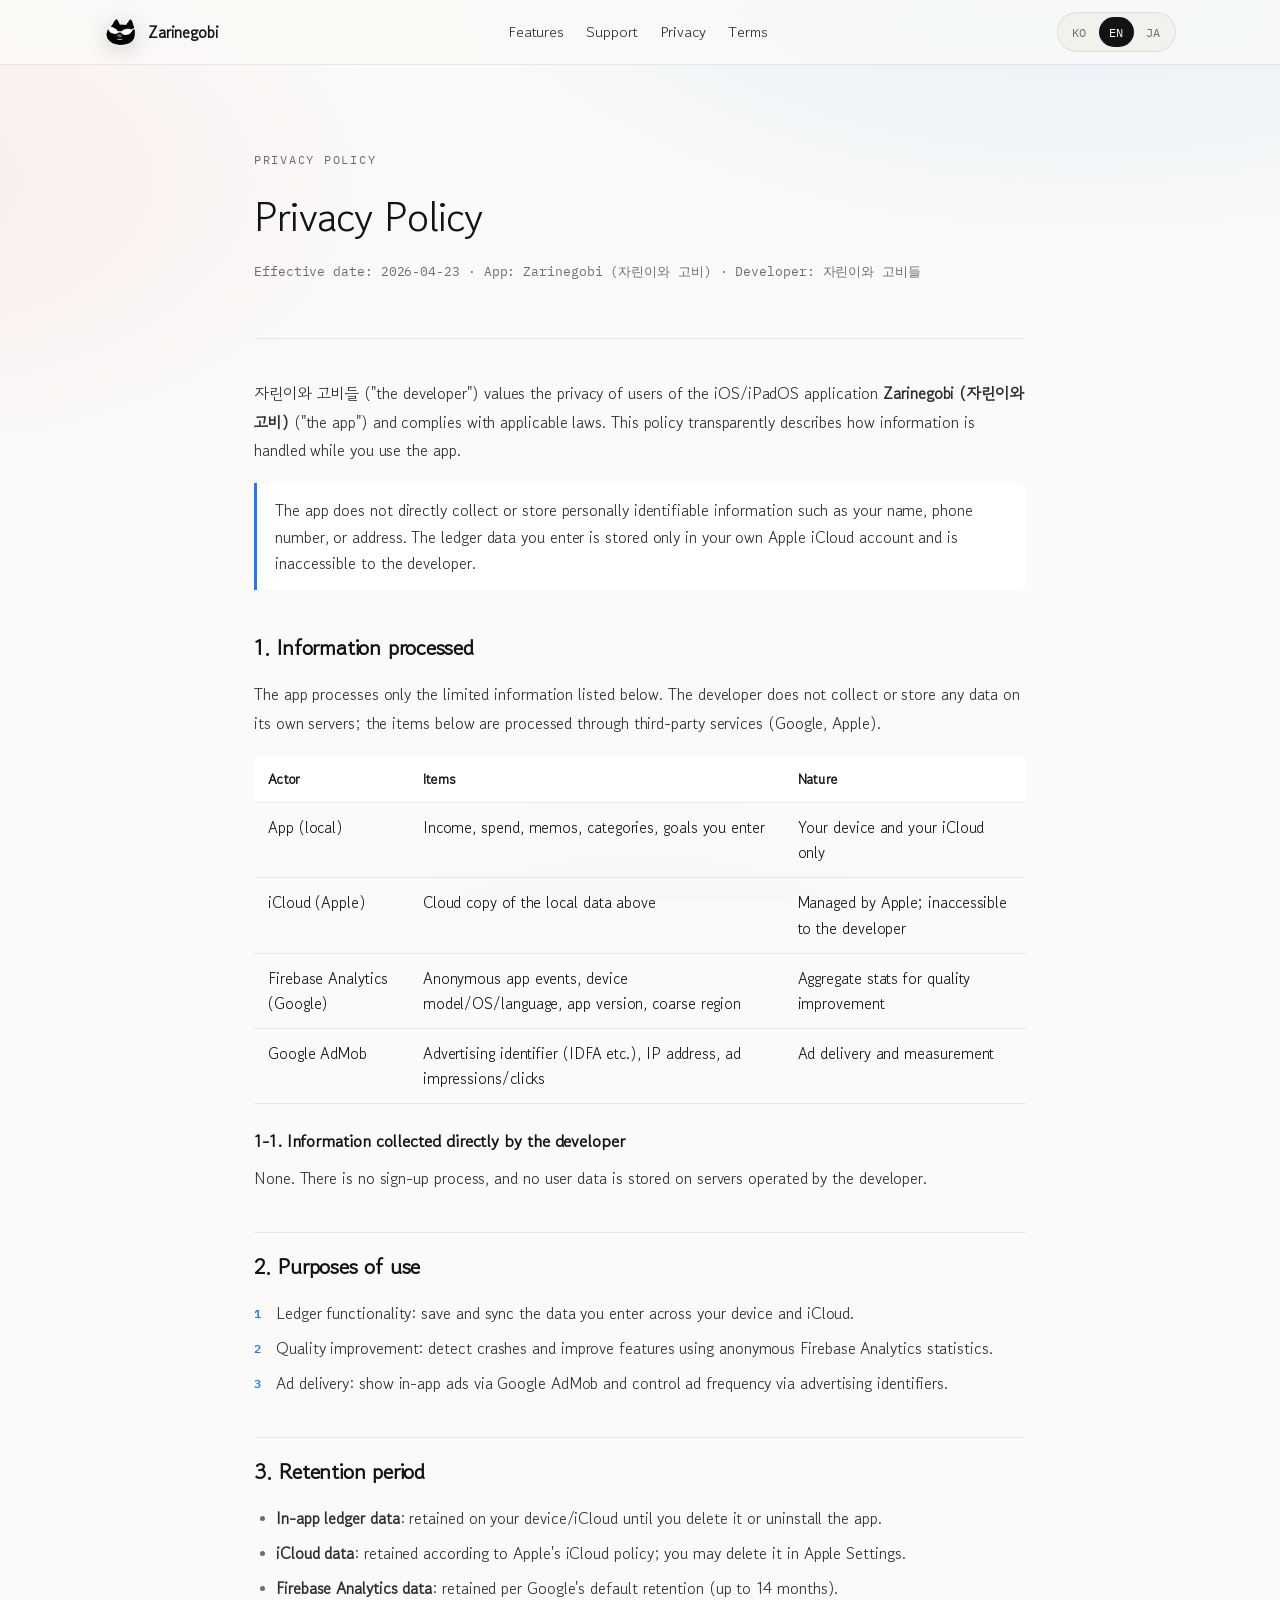
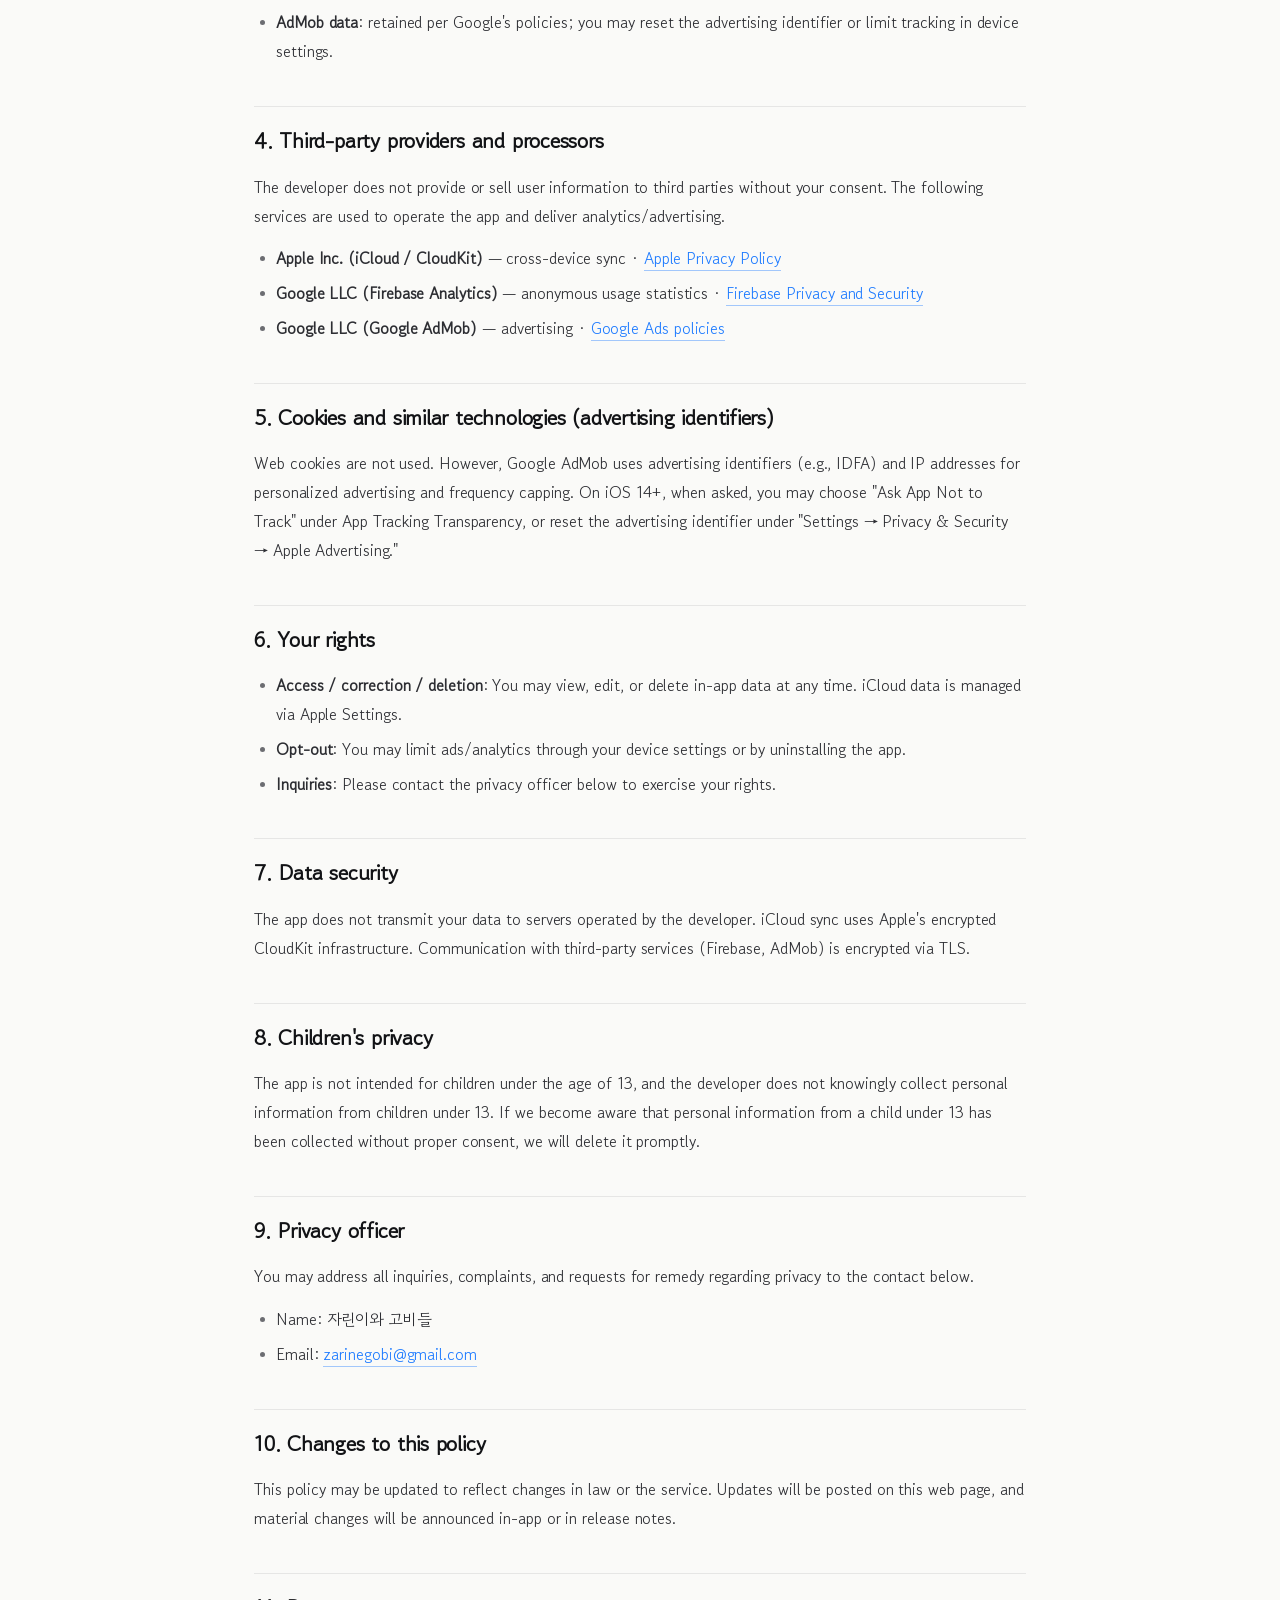
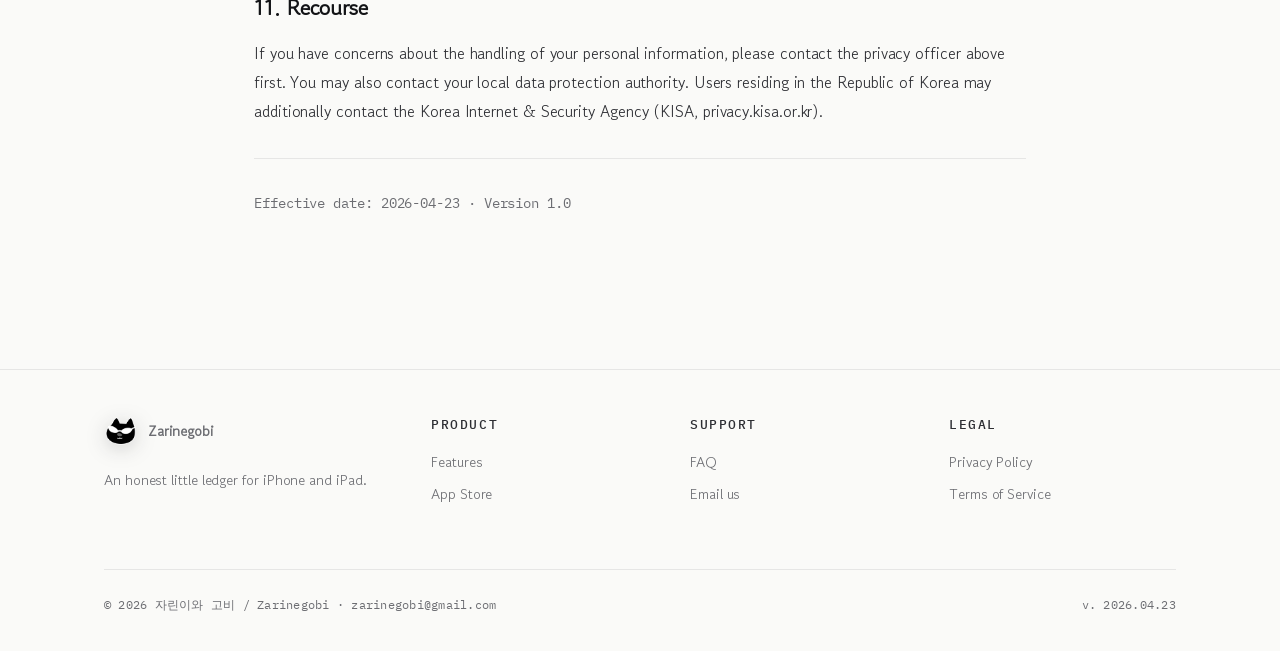
<file: privacy/en.html>
<!DOCTYPE html>
<html lang="en">
<head>
<meta charset="UTF-8" />
<meta name="viewport" content="width=device-width, initial-scale=1.0, viewport-fit=cover" />
<title>Privacy Policy · Zarinegobi</title>
<meta name="description" content="Privacy policy for the Zarinegobi iOS/iPadOS money-tracking app. Details on Firebase Analytics, Google AdMob, iCloud handling and user rights." />
<meta name="theme-color" content="#0A0A0B" media="(prefers-color-scheme: dark)" />
<meta name="theme-color" content="#FAFAF8" media="(prefers-color-scheme: light)" />
<link rel="canonical" href="https://project-strict-money-checking.github.io/privacy/en.html" />
<link rel="alternate" hreflang="ko" href="https://project-strict-money-checking.github.io/privacy/" />
<link rel="alternate" hreflang="en" href="https://project-strict-money-checking.github.io/privacy/en.html" />
<link rel="alternate" hreflang="ja" href="https://project-strict-money-checking.github.io/privacy/ja.html" />
<link rel="icon" type="image/png" href="/assets/images/gobi.png" />
<link rel="apple-touch-icon" href="/assets/images/gobi.png" />
<link rel="stylesheet" href="/assets/css/style.css" />
</head>
<body>

<header class="site-header">
  <div class="container">
    <a class="brand" href="/en/" aria-label="Zarinegobi home">
      <img class="brand-mark" src="/assets/images/gobi.png" alt="" width="34" height="34" />
      <span>Zarinegobi</span>
    </a>
    <nav class="nav" aria-label="Primary">
      <a href="/en/#features">Features</a>
      <a href="/support/">Support</a>
      <a href="/privacy/en.html" aria-current="page">Privacy</a>
      <a href="/terms/en.html">Terms</a>
    </nav>
    <div class="lang-switch" aria-label="Language">
      <a href="/privacy/">KO</a>
      <a href="/privacy/en.html" class="active" aria-current="page">EN</a>
      <a href="/privacy/ja.html">JA</a>
    </div>
  </div>
</header>

<main class="doc">
  <div class="container">
    <header class="doc-head">
      <div class="tag">PRIVACY POLICY</div>
      <h1>Privacy Policy</h1>
      <p class="meta">Effective date: 2026-04-23 · App: Zarinegobi (자린이와 고비) · Developer: 자린이와 고비들</p>
    </header>

    <p>자린이와 고비들 ("the developer") values the privacy of users of the iOS/iPadOS application <strong>Zarinegobi (자린이와 고비)</strong> ("the app") and complies with applicable laws. This policy transparently describes how information is handled while you use the app.</p>

    <blockquote>
      The app does not directly collect or store personally identifiable information such as your name, phone number, or address.
      The ledger data you enter is stored only in your own Apple iCloud account and is inaccessible to the developer.
    </blockquote>

    <h2>1. Information processed</h2>
    <p>The app processes only the limited information listed below. The developer does not collect or store any data on its own servers; the items below are processed through third-party services (Google, Apple).</p>
    <table>
      <thead><tr><th>Actor</th><th>Items</th><th>Nature</th></tr></thead>
      <tbody>
        <tr><td>App (local)</td><td>Income, spend, memos, categories, goals you enter</td><td>Your device and your iCloud only</td></tr>
        <tr><td>iCloud (Apple)</td><td>Cloud copy of the local data above</td><td>Managed by Apple; inaccessible to the developer</td></tr>
        <tr><td>Firebase Analytics (Google)</td><td>Anonymous app events, device model/OS/language, app version, coarse region</td><td>Aggregate stats for quality improvement</td></tr>
        <tr><td>Google AdMob</td><td>Advertising identifier (IDFA etc.), IP address, ad impressions/clicks</td><td>Ad delivery and measurement</td></tr>
      </tbody>
    </table>

    <h3>1-1. Information collected directly by the developer</h3>
    <p>None. There is no sign-up process, and no user data is stored on servers operated by the developer.</p>

    <h2>2. Purposes of use</h2>
    <ol>
      <li>Ledger functionality: save and sync the data you enter across your device and iCloud.</li>
      <li>Quality improvement: detect crashes and improve features using anonymous Firebase Analytics statistics.</li>
      <li>Ad delivery: show in-app ads via Google AdMob and control ad frequency via advertising identifiers.</li>
    </ol>

    <h2>3. Retention period</h2>
    <ul>
      <li><strong>In-app ledger data</strong>: retained on your device/iCloud until you delete it or uninstall the app.</li>
      <li><strong>iCloud data</strong>: retained according to Apple's iCloud policy; you may delete it in Apple Settings.</li>
      <li><strong>Firebase Analytics data</strong>: retained per Google's default retention (up to 14 months).</li>
      <li><strong>AdMob data</strong>: retained per Google's policies; you may reset the advertising identifier or limit tracking in device settings.</li>
    </ul>

    <h2>4. Third-party providers and processors</h2>
    <p>The developer does not provide or sell user information to third parties without your consent. The following services are used to operate the app and deliver analytics/advertising.</p>
    <ul>
      <li><strong>Apple Inc. (iCloud / CloudKit)</strong> — cross-device sync · <a href="https://www.apple.com/legal/privacy/en-ww/" rel="noopener">Apple Privacy Policy</a></li>
      <li><strong>Google LLC (Firebase Analytics)</strong> — anonymous usage statistics · <a href="https://firebase.google.com/support/privacy" rel="noopener">Firebase Privacy and Security</a></li>
      <li><strong>Google LLC (Google AdMob)</strong> — advertising · <a href="https://policies.google.com/technologies/ads" rel="noopener">Google Ads policies</a></li>
    </ul>

    <h2>5. Cookies and similar technologies (advertising identifiers)</h2>
    <p>Web cookies are not used. However, Google AdMob uses advertising identifiers (e.g., IDFA) and IP addresses for personalized advertising and frequency capping. On iOS 14+, when asked, you may choose "Ask App Not to Track" under App Tracking Transparency, or reset the advertising identifier under "Settings → Privacy &amp; Security → Apple Advertising."</p>

    <h2>6. Your rights</h2>
    <ul>
      <li><strong>Access / correction / deletion</strong>: You may view, edit, or delete in-app data at any time. iCloud data is managed via Apple Settings.</li>
      <li><strong>Opt-out</strong>: You may limit ads/analytics through your device settings or by uninstalling the app.</li>
      <li><strong>Inquiries</strong>: Please contact the privacy officer below to exercise your rights.</li>
    </ul>

    <h2>7. Data security</h2>
    <p>The app does not transmit your data to servers operated by the developer. iCloud sync uses Apple's encrypted CloudKit infrastructure. Communication with third-party services (Firebase, AdMob) is encrypted via TLS.</p>

    <h2>8. Children's privacy</h2>
    <p>The app is not intended for children under the age of 13, and the developer does not knowingly collect personal information from children under 13. If we become aware that personal information from a child under 13 has been collected without proper consent, we will delete it promptly.</p>

    <h2>9. Privacy officer</h2>
    <p>You may address all inquiries, complaints, and requests for remedy regarding privacy to the contact below.</p>
    <ul>
      <li>Name: 자린이와 고비들</li>
      <li>Email: <a href="mailto:zarinegobi@gmail.com">zarinegobi@gmail.com</a></li>
    </ul>

    <h2>10. Changes to this policy</h2>
    <p>This policy may be updated to reflect changes in law or the service. Updates will be posted on this web page, and material changes will be announced in-app or in release notes.</p>

    <h2>11. Recourse</h2>
    <p>If you have concerns about the handling of your personal information, please contact the privacy officer above first. You may also contact your local data protection authority. Users residing in the Republic of Korea may additionally contact the Korea Internet &amp; Security Agency (KISA, privacy.kisa.or.kr).</p>

    <hr class="hr-hairline" />
    <p class="mono" style="color: var(--muted); font-size: 0.85rem;">Effective date: 2026-04-23 · Version 1.0</p>
  </div>
</main>

<footer class="site-footer">
  <div class="container">
    <div class="about-col">
      <div class="brand" style="margin-bottom: 10px;">
        <img class="brand-mark" src="/assets/images/gobi.png" alt="" width="34" height="34" />
        <span>Zarinegobi</span>
      </div>
      <p>An honest little ledger for iPhone and iPad.</p>
    </div>
    <div>
      <h4>Product</h4>
      <ul>
        <li><a href="/en/#features">Features</a></li>
        <li><a href="https://apps.apple.com/app/id6740001506" rel="noopener">App Store</a></li>
      </ul>
    </div>
    <div>
      <h4>Support</h4>
      <ul>
        <li><a href="/support/">FAQ</a></li>
        <li><a href="mailto:zarinegobi@gmail.com">Email us</a></li>
      </ul>
    </div>
    <div>
      <h4>Legal</h4>
      <ul>
        <li><a href="/privacy/en.html">Privacy Policy</a></li>
        <li><a href="/terms/en.html">Terms of Service</a></li>
      </ul>
    </div>
    <div class="legal-line">
      <span>© 2026 자린이와 고비 / Zarinegobi · zarinegobi@gmail.com</span>
      <span>v. 2026.04.23</span>
    </div>
  </div>
</footer>

</body>
</html>
</file>
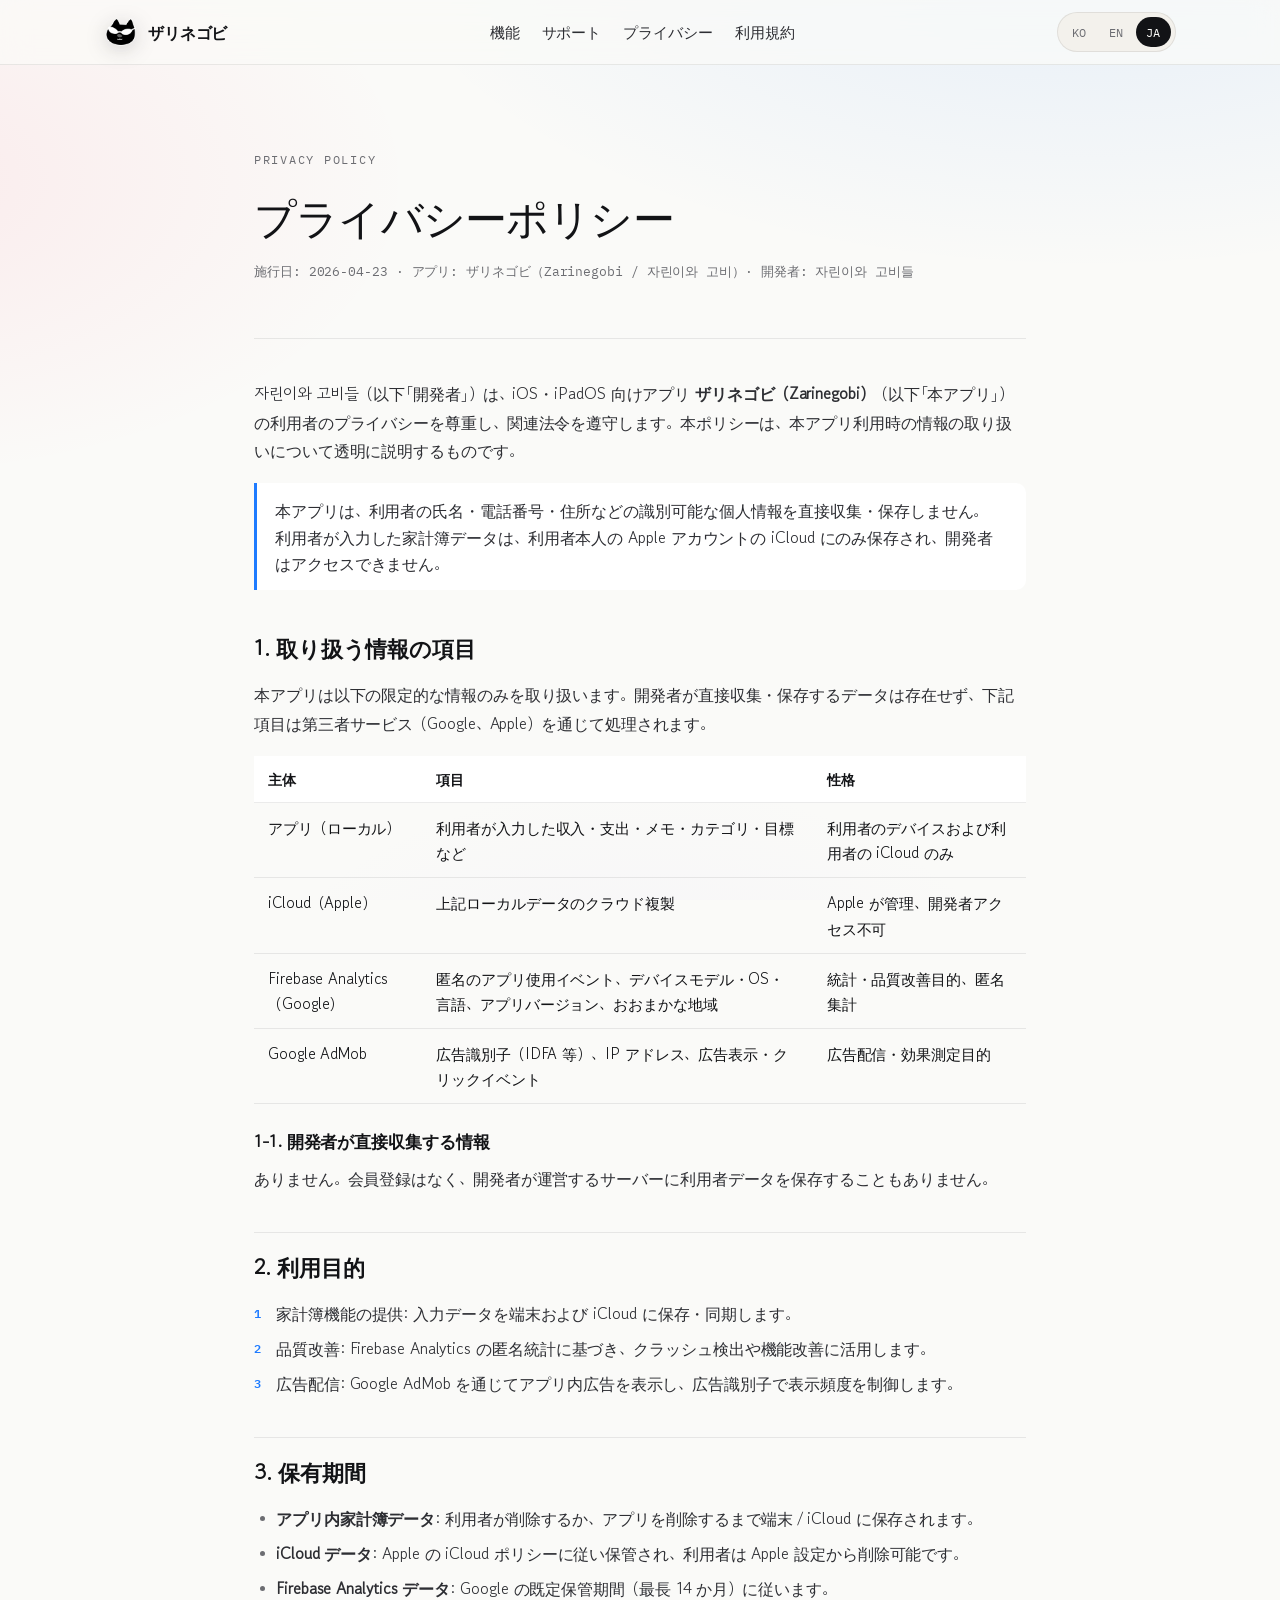
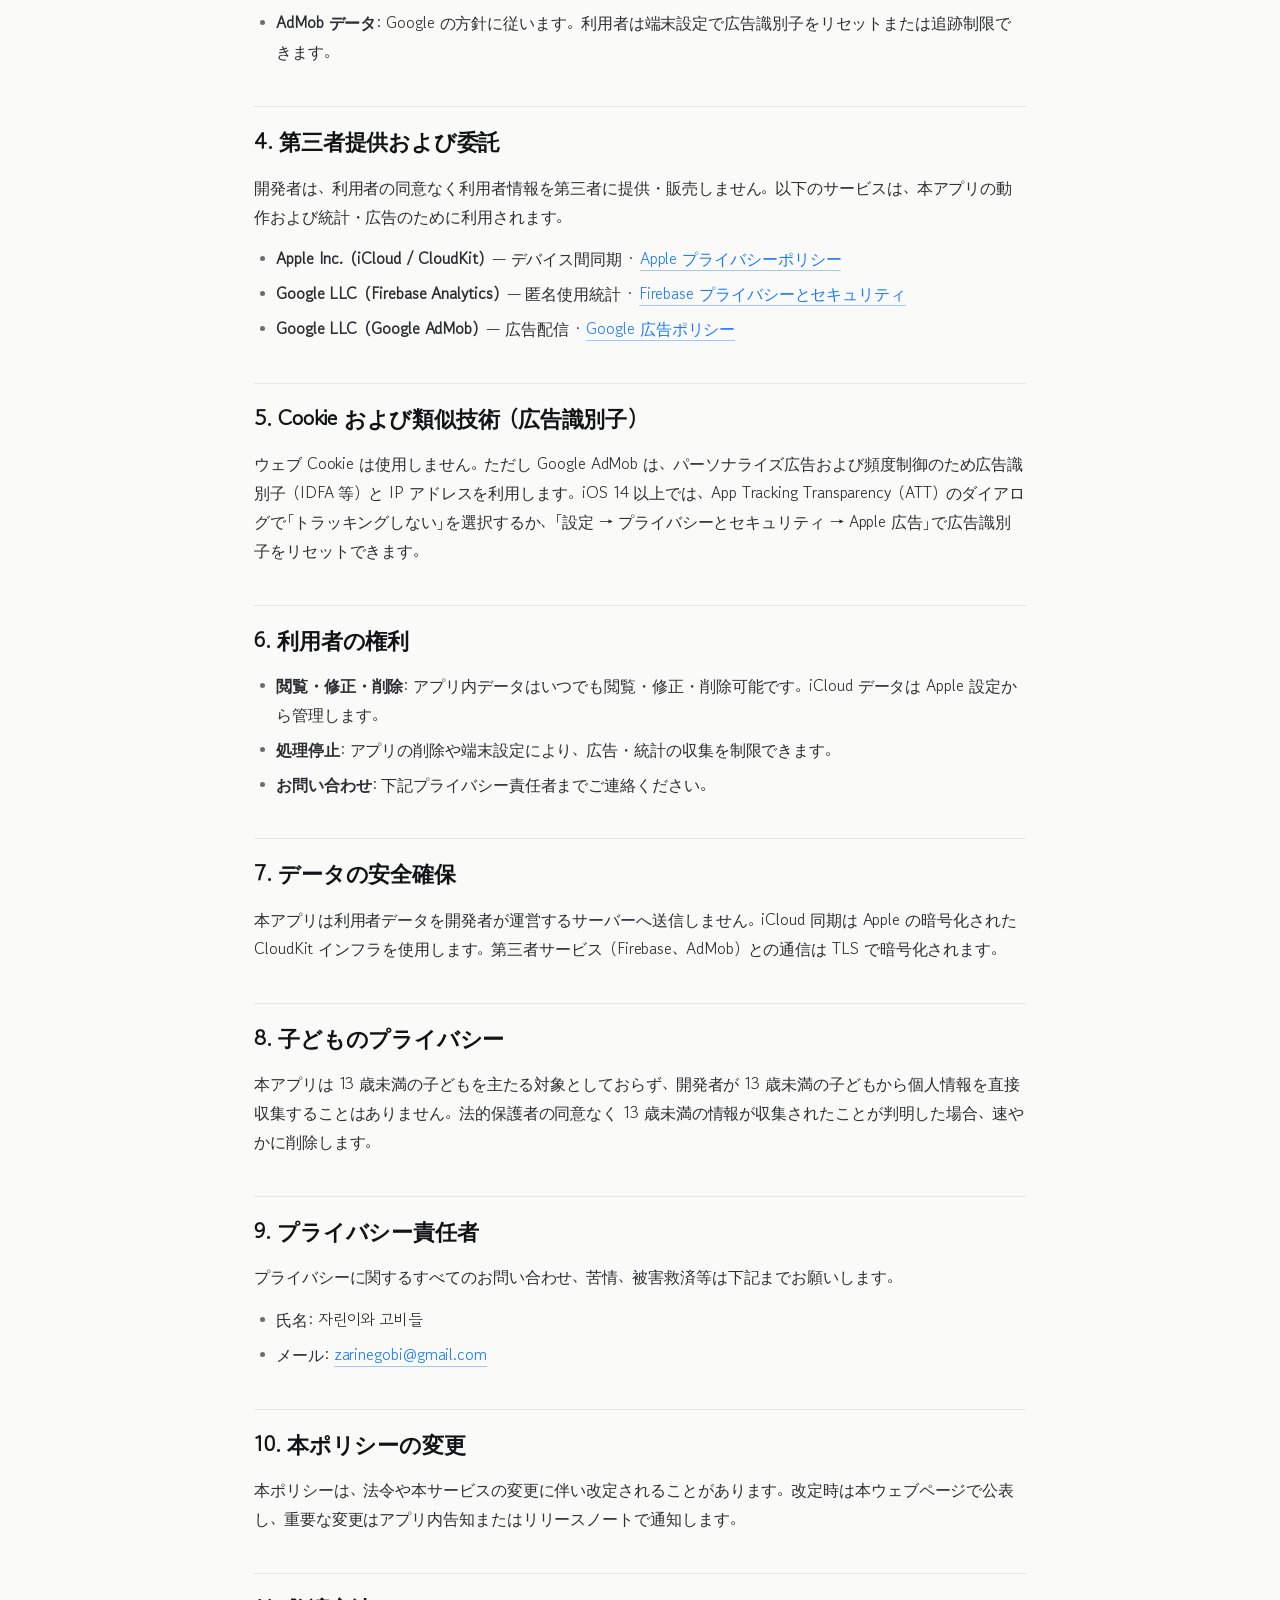
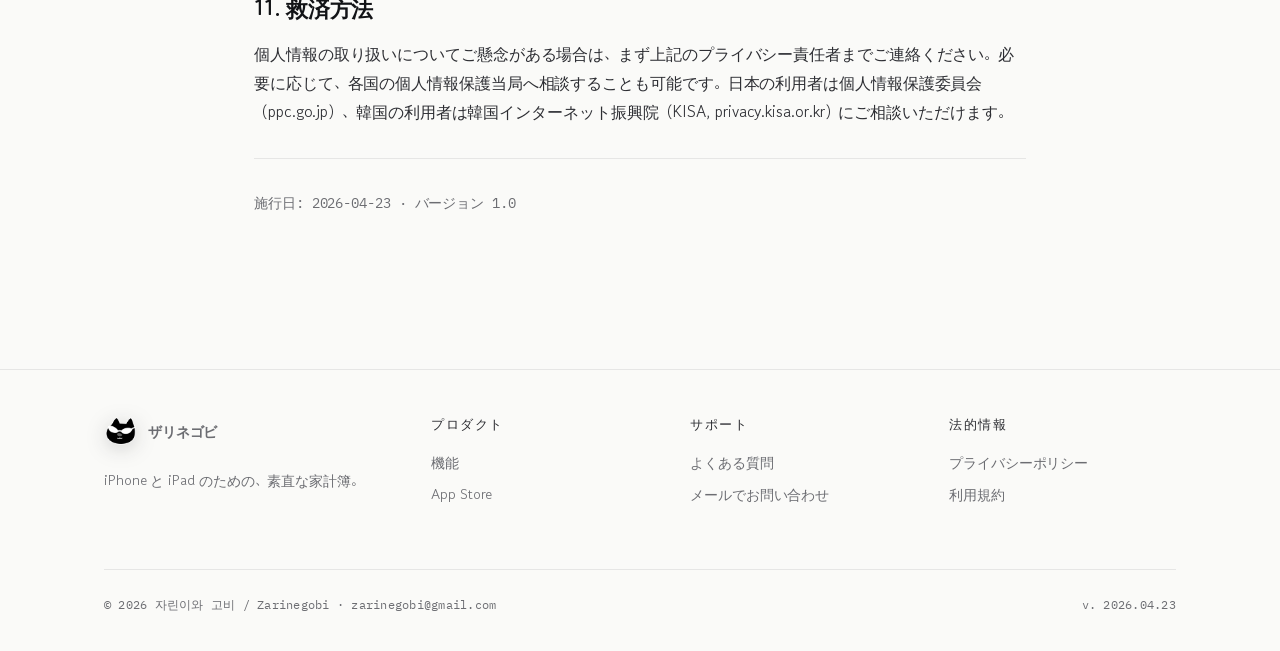
<file: privacy/ja.html>
<!DOCTYPE html>
<html lang="ja">
<head>
<meta charset="UTF-8" />
<meta name="viewport" content="width=device-width, initial-scale=1.0, viewport-fit=cover" />
<title>プライバシーポリシー · ザリネゴビ</title>
<meta name="description" content="iOS・iPadOS の家計簿アプリ「ザリネゴビ」のプライバシーポリシー。Firebase Analytics・Google AdMob・iCloud の取り扱いと利用者の権利について。" />
<meta name="theme-color" content="#0A0A0B" media="(prefers-color-scheme: dark)" />
<meta name="theme-color" content="#FAFAF8" media="(prefers-color-scheme: light)" />
<link rel="canonical" href="https://project-strict-money-checking.github.io/privacy/ja.html" />
<link rel="alternate" hreflang="ko" href="https://project-strict-money-checking.github.io/privacy/" />
<link rel="alternate" hreflang="en" href="https://project-strict-money-checking.github.io/privacy/en.html" />
<link rel="alternate" hreflang="ja" href="https://project-strict-money-checking.github.io/privacy/ja.html" />
<link rel="icon" type="image/png" href="/assets/images/gobi.png" />
<link rel="apple-touch-icon" href="/assets/images/gobi.png" />
<link rel="stylesheet" href="/assets/css/style.css" />
</head>
<body>

<header class="site-header">
  <div class="container">
    <a class="brand" href="/ja/" aria-label="ザリネゴビ ホーム">
      <img class="brand-mark" src="/assets/images/gobi.png" alt="" width="34" height="34" />
      <span>ザリネゴビ</span>
    </a>
    <nav class="nav" aria-label="メインメニュー">
      <a href="/ja/#features">機能</a>
      <a href="/support/">サポート</a>
      <a href="/privacy/ja.html" aria-current="page">プライバシー</a>
      <a href="/terms/ja.html">利用規約</a>
    </nav>
    <div class="lang-switch" aria-label="言語切替">
      <a href="/privacy/">KO</a>
      <a href="/privacy/en.html">EN</a>
      <a href="/privacy/ja.html" class="active" aria-current="page">JA</a>
    </div>
  </div>
</header>

<main class="doc">
  <div class="container">
    <header class="doc-head">
      <div class="tag">PRIVACY POLICY</div>
      <h1>プライバシーポリシー</h1>
      <p class="meta">施行日: 2026-04-23 · アプリ: ザリネゴビ（Zarinegobi / 자린이와 고비）· 開発者: 자린이와 고비들</p>
    </header>

    <p>자린이와 고비들（以下「開発者」）は、iOS・iPadOS 向けアプリ <strong>ザリネゴビ（Zarinegobi）</strong>（以下「本アプリ」）の利用者のプライバシーを尊重し、関連法令を遵守します。本ポリシーは、本アプリ利用時の情報の取り扱いについて透明に説明するものです。</p>

    <blockquote>
      本アプリは、利用者の氏名・電話番号・住所などの識別可能な個人情報を直接収集・保存しません。
      利用者が入力した家計簿データは、利用者本人の Apple アカウントの iCloud にのみ保存され、開発者はアクセスできません。
    </blockquote>

    <h2>1. 取り扱う情報の項目</h2>
    <p>本アプリは以下の限定的な情報のみを取り扱います。開発者が直接収集・保存するデータは存在せず、下記項目は第三者サービス（Google、Apple）を通じて処理されます。</p>
    <table>
      <thead><tr><th>主体</th><th>項目</th><th>性格</th></tr></thead>
      <tbody>
        <tr><td>アプリ（ローカル）</td><td>利用者が入力した収入・支出・メモ・カテゴリ・目標など</td><td>利用者のデバイスおよび利用者の iCloud のみ</td></tr>
        <tr><td>iCloud（Apple）</td><td>上記ローカルデータのクラウド複製</td><td>Apple が管理、開発者アクセス不可</td></tr>
        <tr><td>Firebase Analytics（Google）</td><td>匿名のアプリ使用イベント、デバイスモデル・OS・言語、アプリバージョン、おおまかな地域</td><td>統計・品質改善目的、匿名集計</td></tr>
        <tr><td>Google AdMob</td><td>広告識別子（IDFA 等）、IP アドレス、広告表示・クリックイベント</td><td>広告配信・効果測定目的</td></tr>
      </tbody>
    </table>

    <h3>1-1. 開発者が直接収集する情報</h3>
    <p>ありません。会員登録はなく、開発者が運営するサーバーに利用者データを保存することもありません。</p>

    <h2>2. 利用目的</h2>
    <ol>
      <li>家計簿機能の提供: 入力データを端末および iCloud に保存・同期します。</li>
      <li>品質改善: Firebase Analytics の匿名統計に基づき、クラッシュ検出や機能改善に活用します。</li>
      <li>広告配信: Google AdMob を通じてアプリ内広告を表示し、広告識別子で表示頻度を制御します。</li>
    </ol>

    <h2>3. 保有期間</h2>
    <ul>
      <li><strong>アプリ内家計簿データ</strong>: 利用者が削除するか、アプリを削除するまで端末／iCloud に保存されます。</li>
      <li><strong>iCloud データ</strong>: Apple の iCloud ポリシーに従い保管され、利用者は Apple 設定から削除可能です。</li>
      <li><strong>Firebase Analytics データ</strong>: Google の既定保管期間（最長 14 か月）に従います。</li>
      <li><strong>AdMob データ</strong>: Google の方針に従います。利用者は端末設定で広告識別子をリセットまたは追跡制限できます。</li>
    </ul>

    <h2>4. 第三者提供および委託</h2>
    <p>開発者は、利用者の同意なく利用者情報を第三者に提供・販売しません。以下のサービスは、本アプリの動作および統計・広告のために利用されます。</p>
    <ul>
      <li><strong>Apple Inc.（iCloud / CloudKit）</strong>— デバイス間同期 · <a href="https://www.apple.com/legal/privacy/ja/" rel="noopener">Apple プライバシーポリシー</a></li>
      <li><strong>Google LLC（Firebase Analytics）</strong>— 匿名使用統計 · <a href="https://firebase.google.com/support/privacy" rel="noopener">Firebase プライバシーとセキュリティ</a></li>
      <li><strong>Google LLC（Google AdMob）</strong>— 広告配信 · <a href="https://policies.google.com/technologies/ads?hl=ja" rel="noopener">Google 広告ポリシー</a></li>
    </ul>

    <h2>5. Cookie および類似技術（広告識別子）</h2>
    <p>ウェブ Cookie は使用しません。ただし Google AdMob は、パーソナライズ広告および頻度制御のため広告識別子（IDFA 等）と IP アドレスを利用します。iOS 14 以上では、App Tracking Transparency（ATT）のダイアログで「トラッキングしない」を選択するか、「設定 → プライバシーとセキュリティ → Apple 広告」で広告識別子をリセットできます。</p>

    <h2>6. 利用者の権利</h2>
    <ul>
      <li><strong>閲覧・修正・削除</strong>: アプリ内データはいつでも閲覧・修正・削除可能です。iCloud データは Apple 設定から管理します。</li>
      <li><strong>処理停止</strong>: アプリの削除や端末設定により、広告・統計の収集を制限できます。</li>
      <li><strong>お問い合わせ</strong>: 下記プライバシー責任者までご連絡ください。</li>
    </ul>

    <h2>7. データの安全確保</h2>
    <p>本アプリは利用者データを開発者が運営するサーバーへ送信しません。iCloud 同期は Apple の暗号化された CloudKit インフラを使用します。第三者サービス（Firebase、AdMob）との通信は TLS で暗号化されます。</p>

    <h2>8. 子どものプライバシー</h2>
    <p>本アプリは 13 歳未満の子どもを主たる対象としておらず、開発者が 13 歳未満の子どもから個人情報を直接収集することはありません。法的保護者の同意なく 13 歳未満の情報が収集されたことが判明した場合、速やかに削除します。</p>

    <h2>9. プライバシー責任者</h2>
    <p>プライバシーに関するすべてのお問い合わせ、苦情、被害救済等は下記までお願いします。</p>
    <ul>
      <li>氏名: 자린이와 고비들</li>
      <li>メール: <a href="mailto:zarinegobi@gmail.com">zarinegobi@gmail.com</a></li>
    </ul>

    <h2>10. 本ポリシーの変更</h2>
    <p>本ポリシーは、法令や本サービスの変更に伴い改定されることがあります。改定時は本ウェブページで公表し、重要な変更はアプリ内告知またはリリースノートで通知します。</p>

    <h2>11. 救済方法</h2>
    <p>個人情報の取り扱いについてご懸念がある場合は、まず上記のプライバシー責任者までご連絡ください。必要に応じて、各国の個人情報保護当局へ相談することも可能です。日本の利用者は個人情報保護委員会（ppc.go.jp）、韓国の利用者は韓国インターネット振興院（KISA, privacy.kisa.or.kr）にご相談いただけます。</p>

    <hr class="hr-hairline" />
    <p class="mono" style="color: var(--muted); font-size: 0.85rem;">施行日: 2026-04-23 · バージョン 1.0</p>
  </div>
</main>

<footer class="site-footer">
  <div class="container">
    <div class="about-col">
      <div class="brand" style="margin-bottom: 10px;">
        <img class="brand-mark" src="/assets/images/gobi.png" alt="" width="34" height="34" />
        <span>ザリネゴビ</span>
      </div>
      <p>iPhone と iPad のための、素直な家計簿。</p>
    </div>
    <div>
      <h4>プロダクト</h4>
      <ul>
        <li><a href="/ja/#features">機能</a></li>
        <li><a href="https://apps.apple.com/app/id6740001506" rel="noopener">App Store</a></li>
      </ul>
    </div>
    <div>
      <h4>サポート</h4>
      <ul>
        <li><a href="/support/">よくある質問</a></li>
        <li><a href="mailto:zarinegobi@gmail.com">メールでお問い合わせ</a></li>
      </ul>
    </div>
    <div>
      <h4>法的情報</h4>
      <ul>
        <li><a href="/privacy/ja.html">プライバシーポリシー</a></li>
        <li><a href="/terms/ja.html">利用規約</a></li>
      </ul>
    </div>
    <div class="legal-line">
      <span>© 2026 자린이와 고비 / Zarinegobi · zarinegobi@gmail.com</span>
      <span>v. 2026.04.23</span>
    </div>
  </div>
</footer>

</body>
</html>
</file>
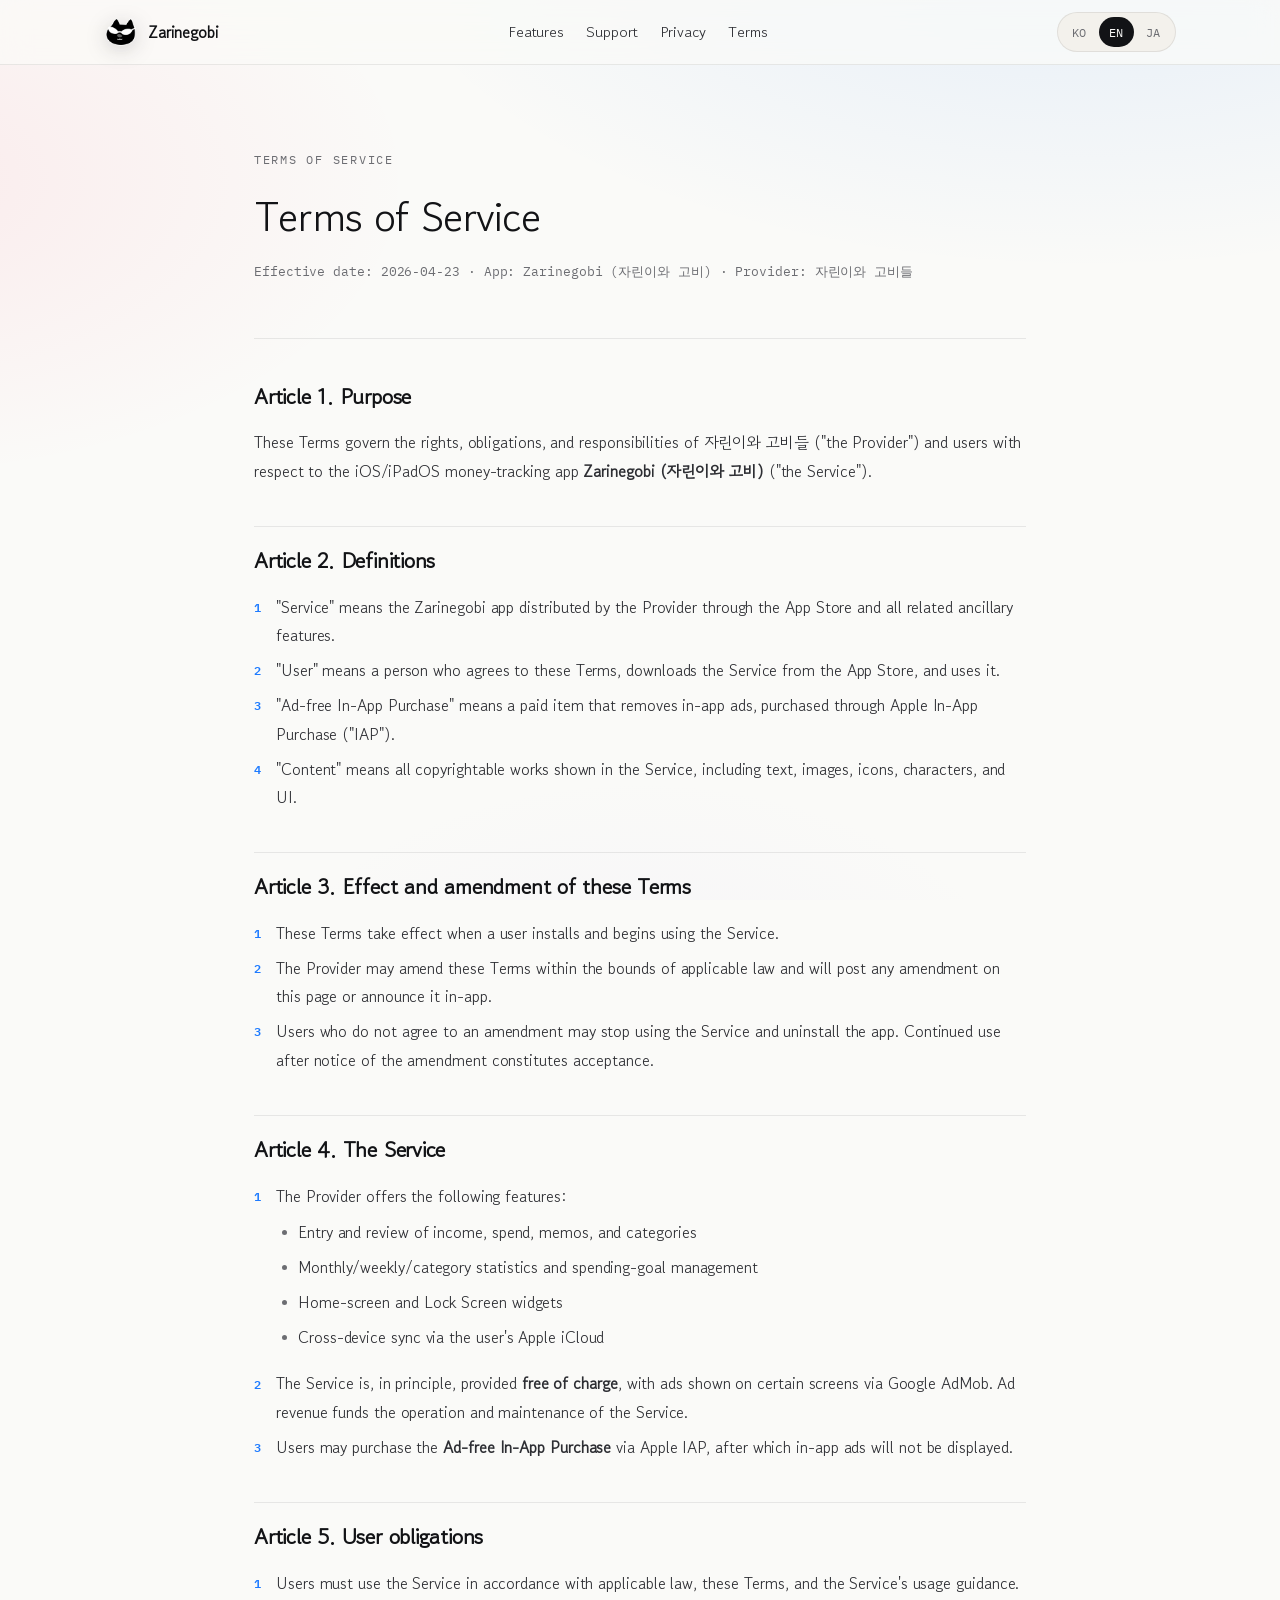
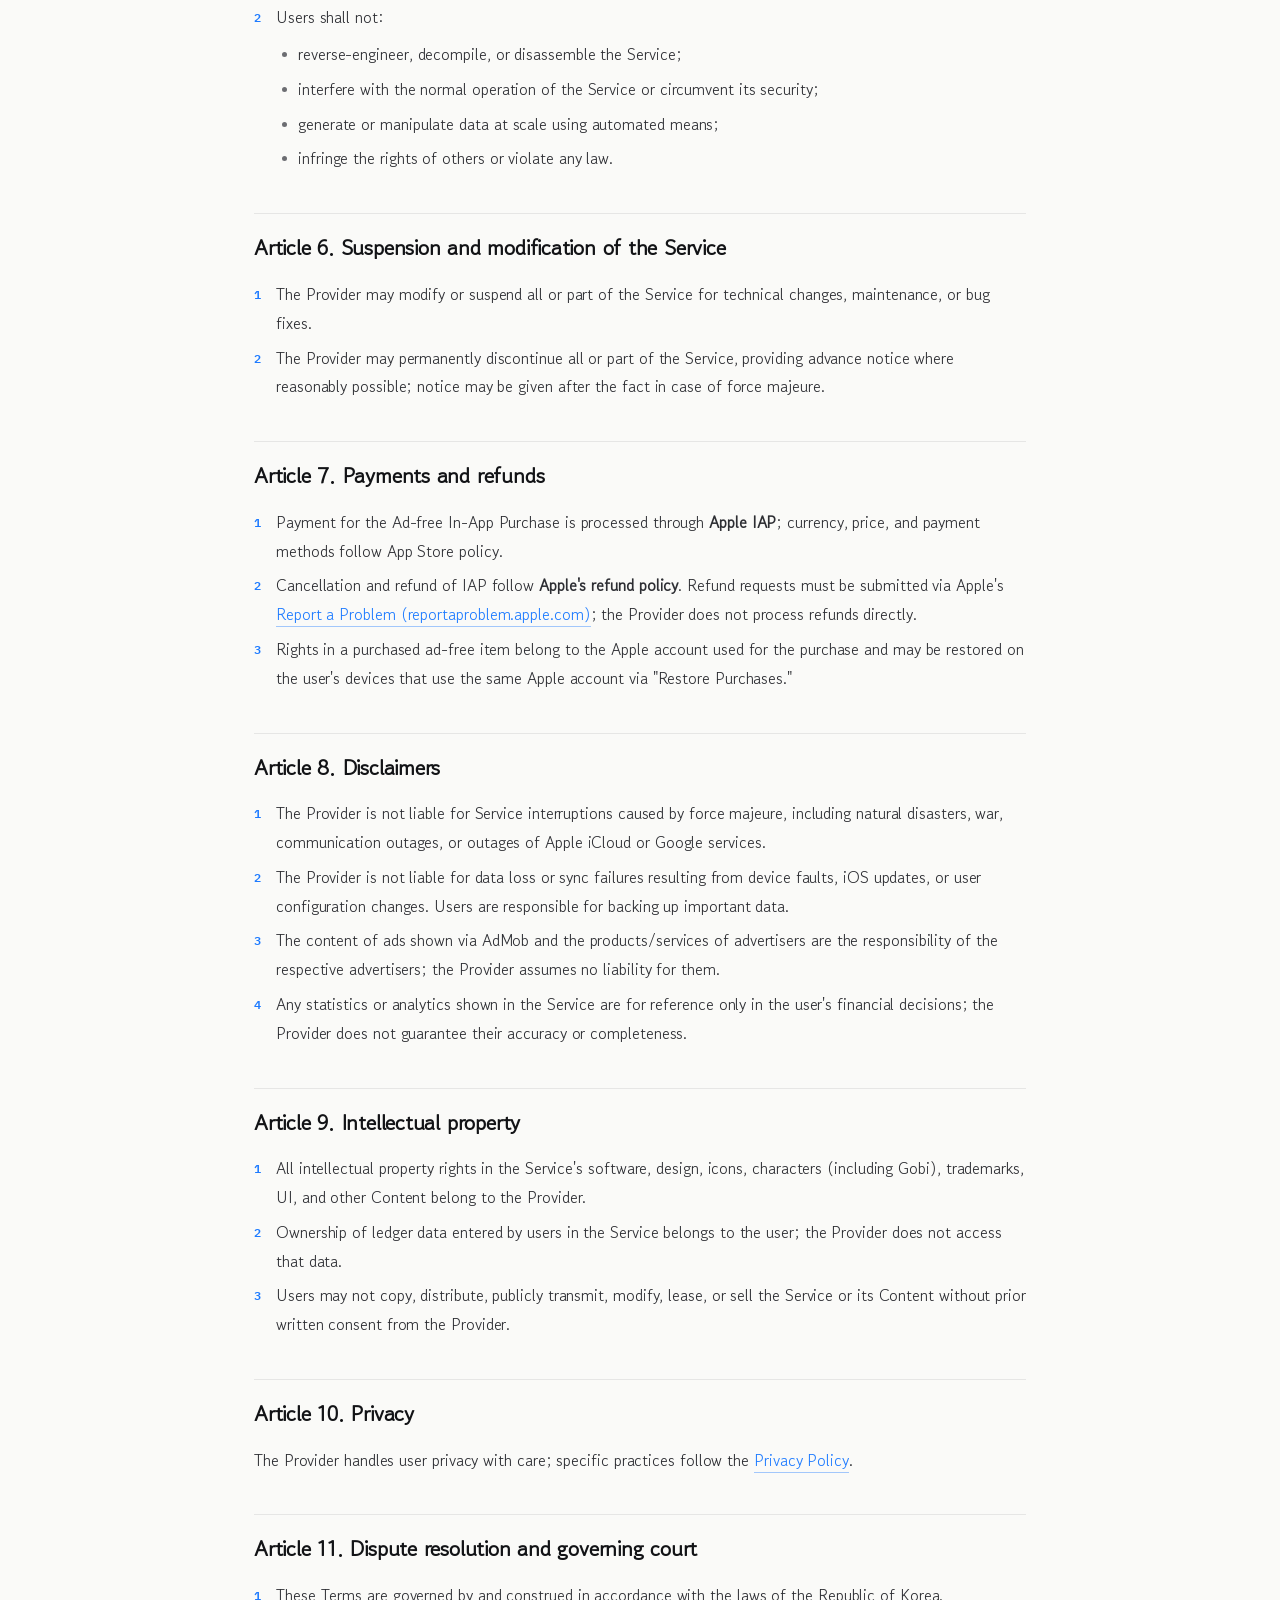
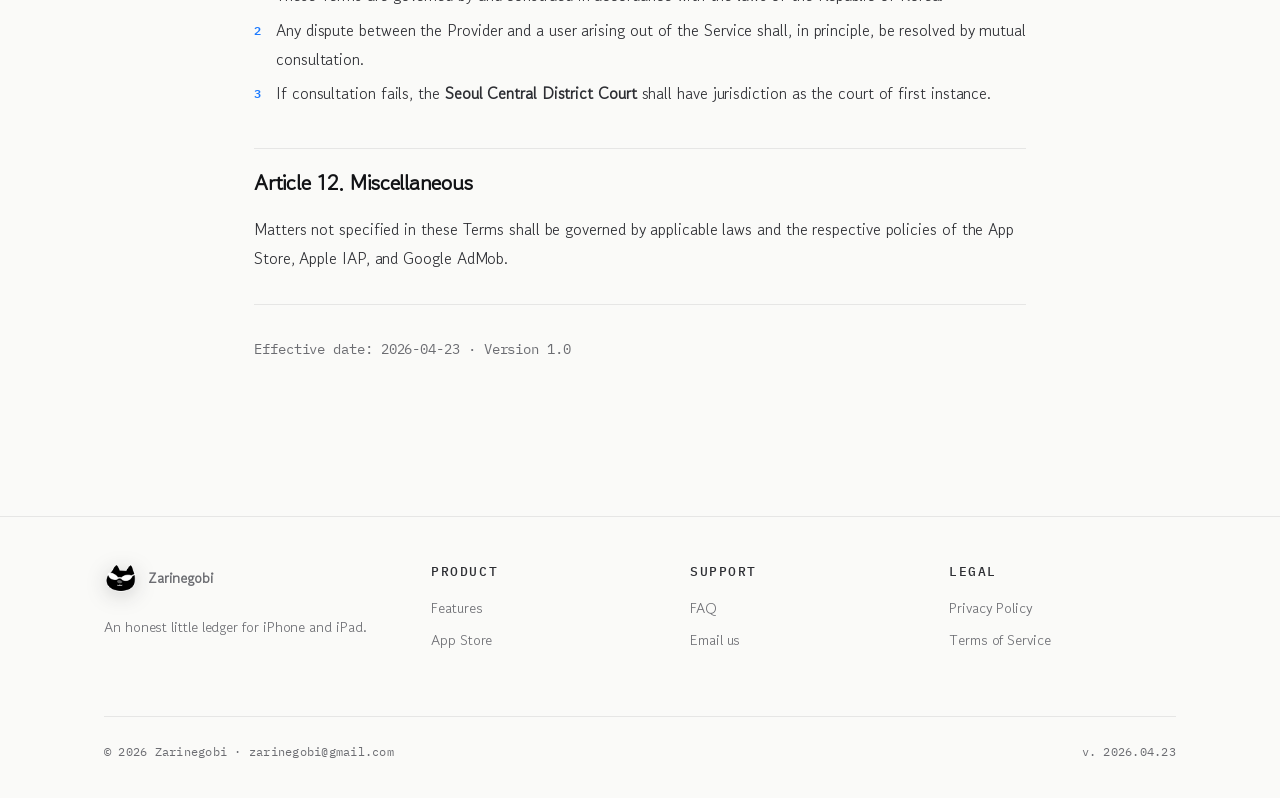
<file: terms/en.html>
<!DOCTYPE html>
<html lang="en">
<head>
<meta charset="UTF-8" />
<meta name="viewport" content="width=device-width, initial-scale=1.0, viewport-fit=cover" />
<title>Terms of Service · Zarinegobi</title>
<meta name="description" content="Terms of Service for the Zarinegobi iOS/iPadOS money-tracking app. Service scope, user obligations, disclaimers, IP, payments, refunds, and dispute resolution." />
<meta name="theme-color" content="#0A0A0B" media="(prefers-color-scheme: dark)" />
<meta name="theme-color" content="#FAFAF8" media="(prefers-color-scheme: light)" />
<link rel="canonical" href="https://project-strict-money-checking.github.io/terms/en.html" />
<link rel="alternate" hreflang="ko" href="https://project-strict-money-checking.github.io/terms/" />
<link rel="alternate" hreflang="en" href="https://project-strict-money-checking.github.io/terms/en.html" />
<link rel="alternate" hreflang="ja" href="https://project-strict-money-checking.github.io/terms/ja.html" />
<link rel="icon" type="image/png" href="/assets/images/gobi.png" />
<link rel="apple-touch-icon" href="/assets/images/gobi.png" />
<link rel="stylesheet" href="/assets/css/style.css" />
</head>
<body>

<header class="site-header">
  <div class="container">
    <a class="brand" href="/en/" aria-label="Zarinegobi home">
      <img class="brand-mark" src="/assets/images/gobi.png" alt="" width="34" height="34" />
      <span>Zarinegobi</span>
    </a>
    <nav class="nav" aria-label="Primary">
      <a href="/en/#features">Features</a>
      <a href="/support/">Support</a>
      <a href="/privacy/en.html">Privacy</a>
      <a href="/terms/en.html" aria-current="page">Terms</a>
    </nav>
    <div class="lang-switch" aria-label="Language">
      <a href="/terms/">KO</a>
      <a href="/terms/en.html" class="active" aria-current="page">EN</a>
      <a href="/terms/ja.html">JA</a>
    </div>
  </div>
</header>

<main class="doc">
  <div class="container">
    <header class="doc-head">
      <div class="tag">TERMS OF SERVICE</div>
      <h1>Terms of Service</h1>
      <p class="meta">Effective date: 2026-04-23 · App: Zarinegobi (자린이와 고비) · Provider: 자린이와 고비들</p>
    </header>

    <h2>Article 1. Purpose</h2>
    <p>These Terms govern the rights, obligations, and responsibilities of 자린이와 고비들 ("the Provider") and users with respect to the iOS/iPadOS money-tracking app <strong>Zarinegobi (자린이와 고비)</strong> ("the Service").</p>

    <h2>Article 2. Definitions</h2>
    <ol>
      <li>"Service" means the Zarinegobi app distributed by the Provider through the App Store and all related ancillary features.</li>
      <li>"User" means a person who agrees to these Terms, downloads the Service from the App Store, and uses it.</li>
      <li>"Ad-free In-App Purchase" means a paid item that removes in-app ads, purchased through Apple In-App Purchase ("IAP").</li>
      <li>"Content" means all copyrightable works shown in the Service, including text, images, icons, characters, and UI.</li>
    </ol>

    <h2>Article 3. Effect and amendment of these Terms</h2>
    <ol>
      <li>These Terms take effect when a user installs and begins using the Service.</li>
      <li>The Provider may amend these Terms within the bounds of applicable law and will post any amendment on this page or announce it in-app.</li>
      <li>Users who do not agree to an amendment may stop using the Service and uninstall the app. Continued use after notice of the amendment constitutes acceptance.</li>
    </ol>

    <h2>Article 4. The Service</h2>
    <ol>
      <li>The Provider offers the following features:
        <ul>
          <li>Entry and review of income, spend, memos, and categories</li>
          <li>Monthly/weekly/category statistics and spending-goal management</li>
          <li>Home-screen and Lock Screen widgets</li>
          <li>Cross-device sync via the user's Apple iCloud</li>
        </ul>
      </li>
      <li>The Service is, in principle, provided <strong>free of charge</strong>, with ads shown on certain screens via Google AdMob. Ad revenue funds the operation and maintenance of the Service.</li>
      <li>Users may purchase the <strong>Ad-free In-App Purchase</strong> via Apple IAP, after which in-app ads will not be displayed.</li>
    </ol>

    <h2>Article 5. User obligations</h2>
    <ol>
      <li>Users must use the Service in accordance with applicable law, these Terms, and the Service's usage guidance.</li>
      <li>Users shall not:
        <ul>
          <li>reverse-engineer, decompile, or disassemble the Service;</li>
          <li>interfere with the normal operation of the Service or circumvent its security;</li>
          <li>generate or manipulate data at scale using automated means;</li>
          <li>infringe the rights of others or violate any law.</li>
        </ul>
      </li>
    </ol>

    <h2>Article 6. Suspension and modification of the Service</h2>
    <ol>
      <li>The Provider may modify or suspend all or part of the Service for technical changes, maintenance, or bug fixes.</li>
      <li>The Provider may permanently discontinue all or part of the Service, providing advance notice where reasonably possible; notice may be given after the fact in case of force majeure.</li>
    </ol>

    <h2>Article 7. Payments and refunds</h2>
    <ol>
      <li>Payment for the Ad-free In-App Purchase is processed through <strong>Apple IAP</strong>; currency, price, and payment methods follow App Store policy.</li>
      <li>Cancellation and refund of IAP follow <strong>Apple's refund policy</strong>. Refund requests must be submitted via Apple's <a href="https://reportaproblem.apple.com/" rel="noopener">Report a Problem (reportaproblem.apple.com)</a>; the Provider does not process refunds directly.</li>
      <li>Rights in a purchased ad-free item belong to the Apple account used for the purchase and may be restored on the user's devices that use the same Apple account via "Restore Purchases."</li>
    </ol>

    <h2>Article 8. Disclaimers</h2>
    <ol>
      <li>The Provider is not liable for Service interruptions caused by force majeure, including natural disasters, war, communication outages, or outages of Apple iCloud or Google services.</li>
      <li>The Provider is not liable for data loss or sync failures resulting from device faults, iOS updates, or user configuration changes. Users are responsible for backing up important data.</li>
      <li>The content of ads shown via AdMob and the products/services of advertisers are the responsibility of the respective advertisers; the Provider assumes no liability for them.</li>
      <li>Any statistics or analytics shown in the Service are for reference only in the user's financial decisions; the Provider does not guarantee their accuracy or completeness.</li>
    </ol>

    <h2>Article 9. Intellectual property</h2>
    <ol>
      <li>All intellectual property rights in the Service's software, design, icons, characters (including Gobi), trademarks, UI, and other Content belong to the Provider.</li>
      <li>Ownership of ledger data entered by users in the Service belongs to the user; the Provider does not access that data.</li>
      <li>Users may not copy, distribute, publicly transmit, modify, lease, or sell the Service or its Content without prior written consent from the Provider.</li>
    </ol>

    <h2>Article 10. Privacy</h2>
    <p>The Provider handles user privacy with care; specific practices follow the <a href="/privacy/en.html">Privacy Policy</a>.</p>

    <h2>Article 11. Dispute resolution and governing court</h2>
    <ol>
      <li>These Terms are governed by and construed in accordance with the laws of the Republic of Korea.</li>
      <li>Any dispute between the Provider and a user arising out of the Service shall, in principle, be resolved by mutual consultation.</li>
      <li>If consultation fails, the <strong>Seoul Central District Court</strong> shall have jurisdiction as the court of first instance.</li>
    </ol>

    <h2>Article 12. Miscellaneous</h2>
    <p>Matters not specified in these Terms shall be governed by applicable laws and the respective policies of the App Store, Apple IAP, and Google AdMob.</p>

    <hr class="hr-hairline" />
    <p class="mono" style="color: var(--muted); font-size: 0.85rem;">Effective date: 2026-04-23 · Version 1.0</p>
  </div>
</main>

<footer class="site-footer">
  <div class="container">
    <div class="about-col">
      <div class="brand" style="margin-bottom: 10px;">
        <img class="brand-mark" src="/assets/images/gobi.png" alt="" width="34" height="34" />
        <span>Zarinegobi</span>
      </div>
      <p>An honest little ledger for iPhone and iPad.</p>
    </div>
    <div>
      <h4>Product</h4>
      <ul>
        <li><a href="/en/#features">Features</a></li>
        <li><a href="https://apps.apple.com/app/id6740001506" rel="noopener">App Store</a></li>
      </ul>
    </div>
    <div>
      <h4>Support</h4>
      <ul>
        <li><a href="/support/">FAQ</a></li>
        <li><a href="mailto:zarinegobi@gmail.com">Email us</a></li>
      </ul>
    </div>
    <div>
      <h4>Legal</h4>
      <ul>
        <li><a href="/privacy/en.html">Privacy Policy</a></li>
        <li><a href="/terms/en.html">Terms of Service</a></li>
      </ul>
    </div>
    <div class="legal-line">
      <span>© 2026 Zarinegobi · zarinegobi@gmail.com</span>
      <span>v. 2026.04.23</span>
    </div>
  </div>
</footer>

</body>
</html>
</file>
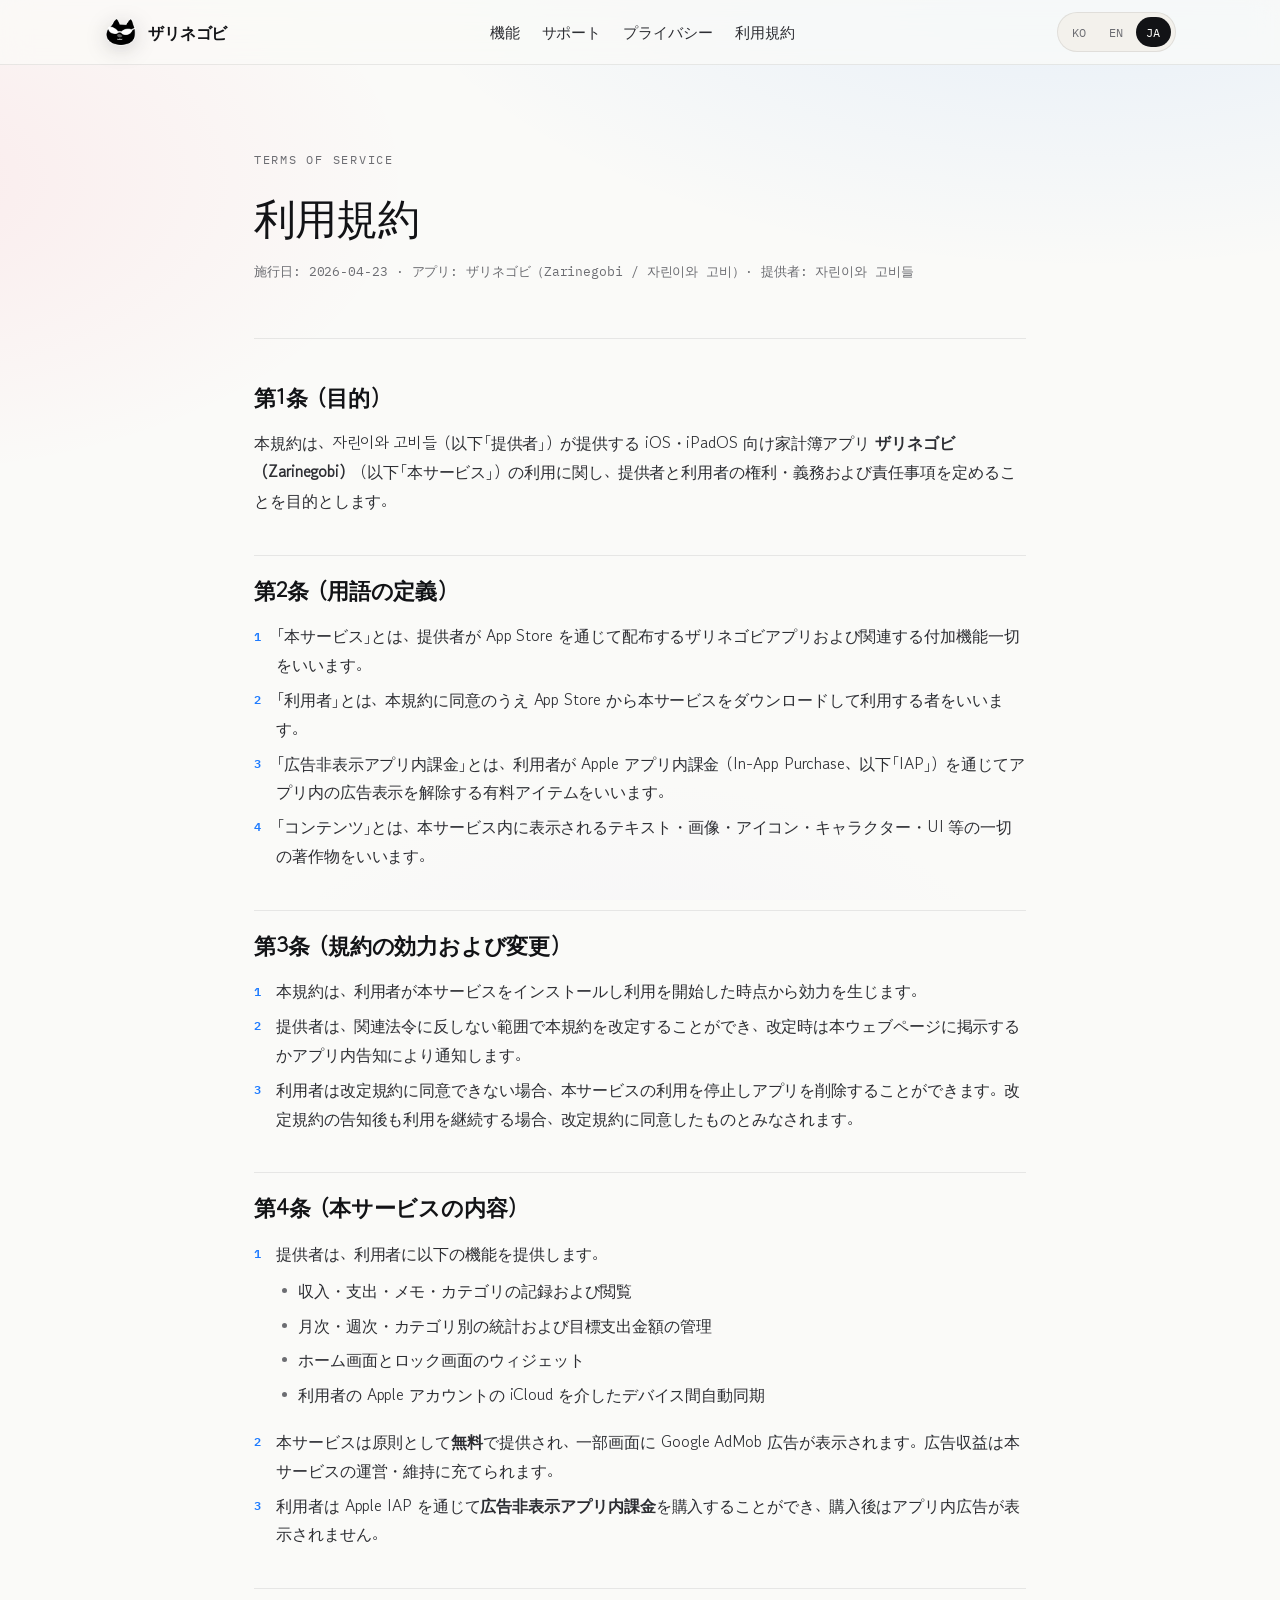
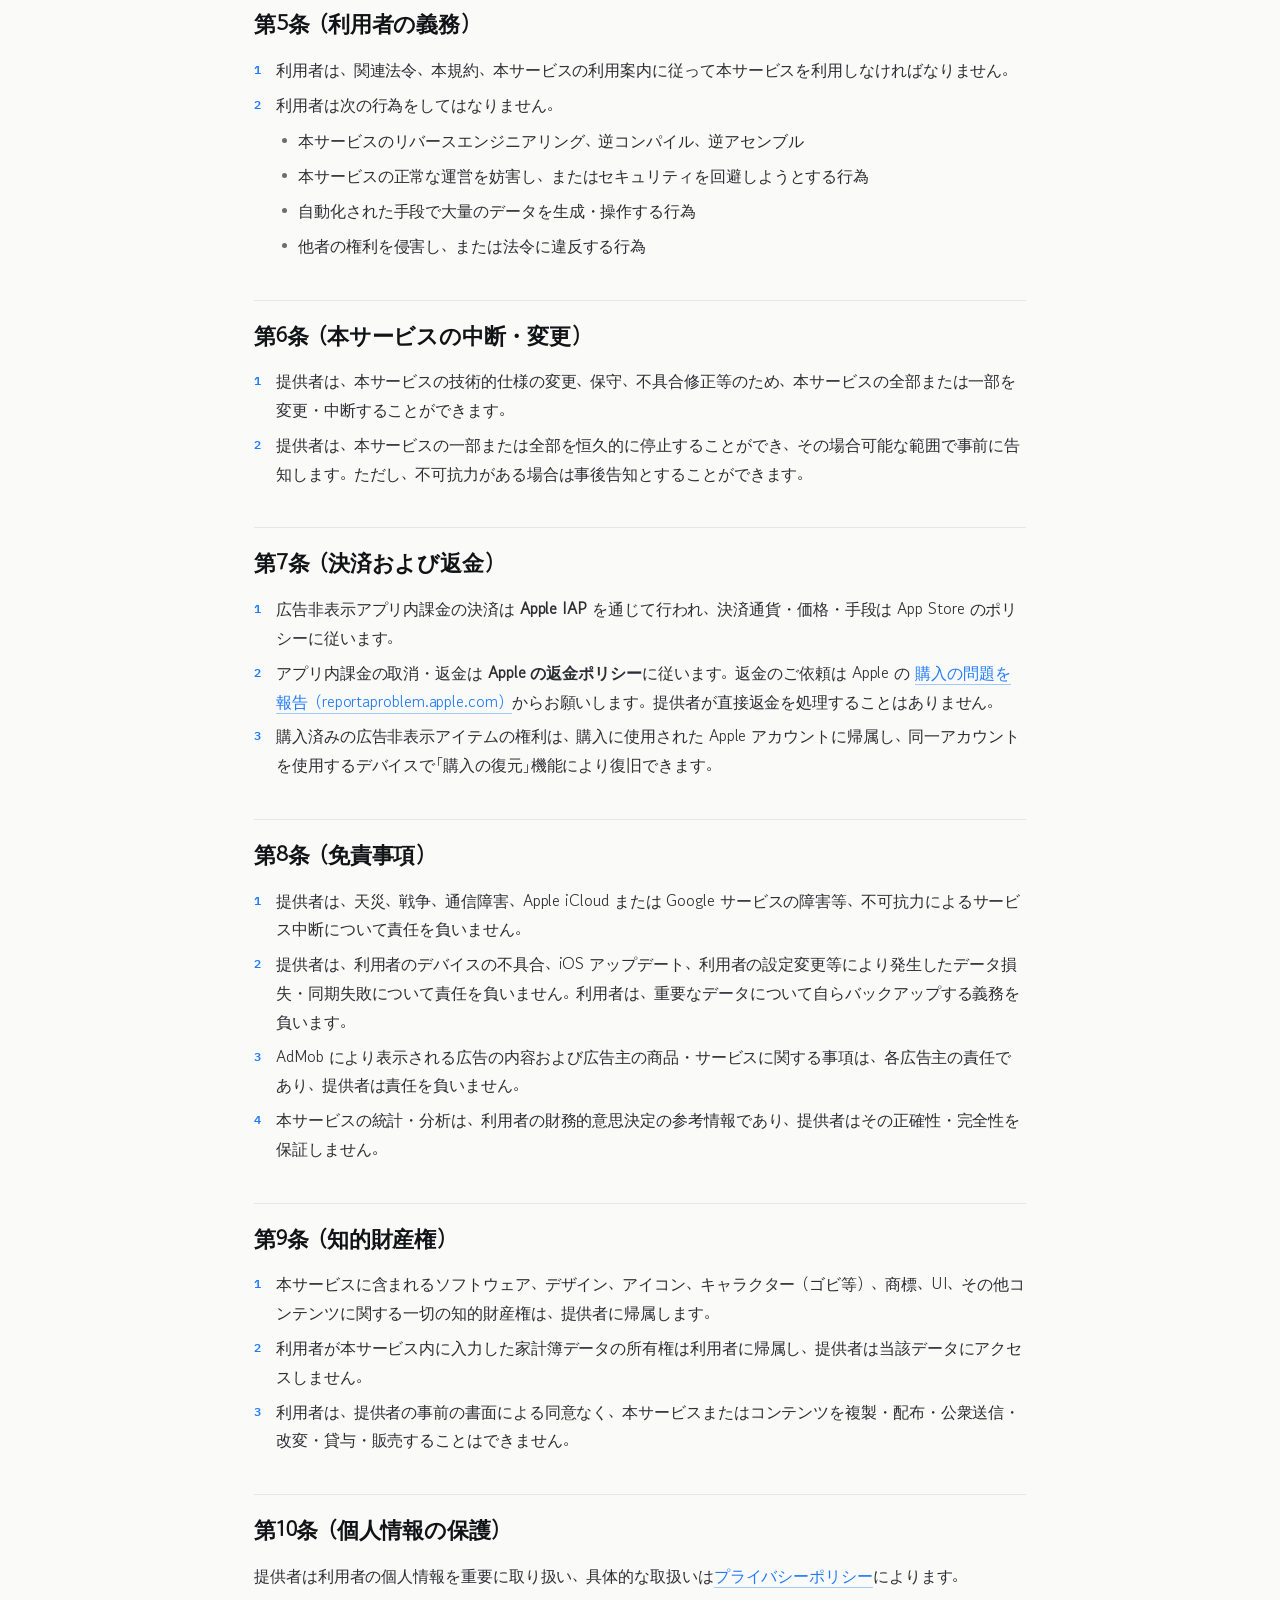
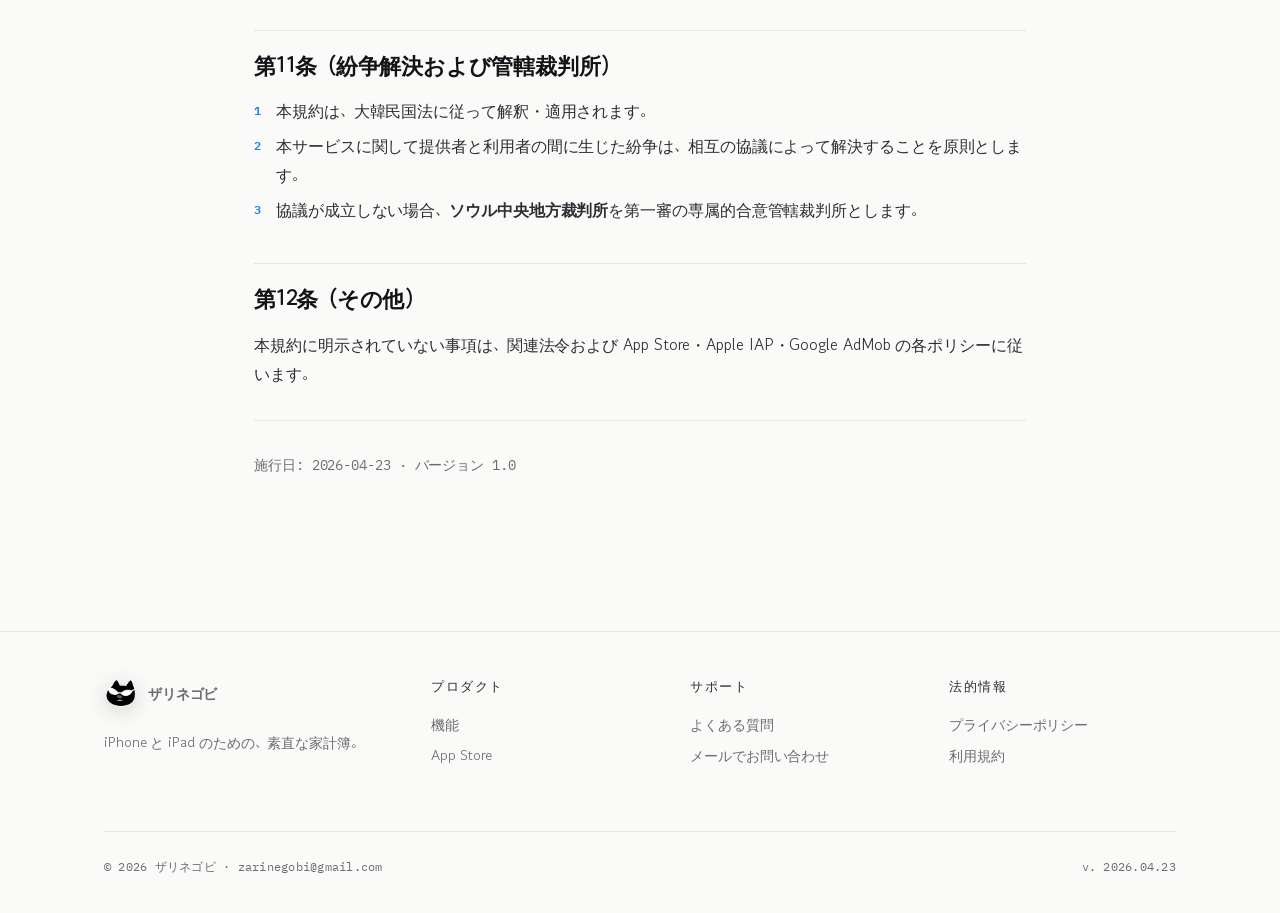
<file: terms/ja.html>
<!DOCTYPE html>
<html lang="ja">
<head>
<meta charset="UTF-8" />
<meta name="viewport" content="width=device-width, initial-scale=1.0, viewport-fit=cover" />
<title>利用規約 · ザリネゴビ</title>
<meta name="description" content="iOS・iPadOS の家計簿アプリ「ザリネゴビ」の利用規約。サービス内容、利用者の義務、免責、知的財産、決済・返金、紛争解決について。" />
<meta name="theme-color" content="#0A0A0B" media="(prefers-color-scheme: dark)" />
<meta name="theme-color" content="#FAFAF8" media="(prefers-color-scheme: light)" />
<link rel="canonical" href="https://project-strict-money-checking.github.io/terms/ja.html" />
<link rel="alternate" hreflang="ko" href="https://project-strict-money-checking.github.io/terms/" />
<link rel="alternate" hreflang="en" href="https://project-strict-money-checking.github.io/terms/en.html" />
<link rel="alternate" hreflang="ja" href="https://project-strict-money-checking.github.io/terms/ja.html" />
<link rel="icon" type="image/png" href="/assets/images/gobi.png" />
<link rel="apple-touch-icon" href="/assets/images/gobi.png" />
<link rel="stylesheet" href="/assets/css/style.css" />
</head>
<body>

<header class="site-header">
  <div class="container">
    <a class="brand" href="/ja/" aria-label="ザリネゴビ ホーム">
      <img class="brand-mark" src="/assets/images/gobi.png" alt="" width="34" height="34" />
      <span>ザリネゴビ</span>
    </a>
    <nav class="nav" aria-label="メインメニュー">
      <a href="/ja/#features">機能</a>
      <a href="/support/">サポート</a>
      <a href="/privacy/ja.html">プライバシー</a>
      <a href="/terms/ja.html" aria-current="page">利用規約</a>
    </nav>
    <div class="lang-switch" aria-label="言語切替">
      <a href="/terms/">KO</a>
      <a href="/terms/en.html">EN</a>
      <a href="/terms/ja.html" class="active" aria-current="page">JA</a>
    </div>
  </div>
</header>

<main class="doc">
  <div class="container">
    <header class="doc-head">
      <div class="tag">TERMS OF SERVICE</div>
      <h1>利用規約</h1>
      <p class="meta">施行日: 2026-04-23 · アプリ: ザリネゴビ（Zarinegobi / 자린이와 고비）· 提供者: 자린이와 고비들</p>
    </header>

    <h2>第1条（目的）</h2>
    <p>本規約は、자린이와 고비들（以下「提供者」）が提供する iOS・iPadOS 向け家計簿アプリ <strong>ザリネゴビ（Zarinegobi）</strong>（以下「本サービス」）の利用に関し、提供者と利用者の権利・義務および責任事項を定めることを目的とします。</p>

    <h2>第2条（用語の定義）</h2>
    <ol>
      <li>「本サービス」とは、提供者が App Store を通じて配布するザリネゴビアプリおよび関連する付加機能一切をいいます。</li>
      <li>「利用者」とは、本規約に同意のうえ App Store から本サービスをダウンロードして利用する者をいいます。</li>
      <li>「広告非表示アプリ内課金」とは、利用者が Apple アプリ内課金（In-App Purchase、以下「IAP」）を通じてアプリ内の広告表示を解除する有料アイテムをいいます。</li>
      <li>「コンテンツ」とは、本サービス内に表示されるテキスト・画像・アイコン・キャラクター・UI 等の一切の著作物をいいます。</li>
    </ol>

    <h2>第3条（規約の効力および変更）</h2>
    <ol>
      <li>本規約は、利用者が本サービスをインストールし利用を開始した時点から効力を生じます。</li>
      <li>提供者は、関連法令に反しない範囲で本規約を改定することができ、改定時は本ウェブページに掲示するかアプリ内告知により通知します。</li>
      <li>利用者は改定規約に同意できない場合、本サービスの利用を停止しアプリを削除することができます。改定規約の告知後も利用を継続する場合、改定規約に同意したものとみなされます。</li>
    </ol>

    <h2>第4条（本サービスの内容）</h2>
    <ol>
      <li>提供者は、利用者に以下の機能を提供します。
        <ul>
          <li>収入・支出・メモ・カテゴリの記録および閲覧</li>
          <li>月次・週次・カテゴリ別の統計および目標支出金額の管理</li>
          <li>ホーム画面とロック画面のウィジェット</li>
          <li>利用者の Apple アカウントの iCloud を介したデバイス間自動同期</li>
        </ul>
      </li>
      <li>本サービスは原則として<strong>無料</strong>で提供され、一部画面に Google AdMob 広告が表示されます。広告収益は本サービスの運営・維持に充てられます。</li>
      <li>利用者は Apple IAP を通じて<strong>広告非表示アプリ内課金</strong>を購入することができ、購入後はアプリ内広告が表示されません。</li>
    </ol>

    <h2>第5条（利用者の義務）</h2>
    <ol>
      <li>利用者は、関連法令、本規約、本サービスの利用案内に従って本サービスを利用しなければなりません。</li>
      <li>利用者は次の行為をしてはなりません。
        <ul>
          <li>本サービスのリバースエンジニアリング、逆コンパイル、逆アセンブル</li>
          <li>本サービスの正常な運営を妨害し、またはセキュリティを回避しようとする行為</li>
          <li>自動化された手段で大量のデータを生成・操作する行為</li>
          <li>他者の権利を侵害し、または法令に違反する行為</li>
        </ul>
      </li>
    </ol>

    <h2>第6条（本サービスの中断・変更）</h2>
    <ol>
      <li>提供者は、本サービスの技術的仕様の変更、保守、不具合修正等のため、本サービスの全部または一部を変更・中断することができます。</li>
      <li>提供者は、本サービスの一部または全部を恒久的に停止することができ、その場合可能な範囲で事前に告知します。ただし、不可抗力がある場合は事後告知とすることができます。</li>
    </ol>

    <h2>第7条（決済および返金）</h2>
    <ol>
      <li>広告非表示アプリ内課金の決済は <strong>Apple IAP</strong> を通じて行われ、決済通貨・価格・手段は App Store のポリシーに従います。</li>
      <li>アプリ内課金の取消・返金は <strong>Apple の返金ポリシー</strong>に従います。返金のご依頼は Apple の <a href="https://reportaproblem.apple.com/" rel="noopener">購入の問題を報告（reportaproblem.apple.com）</a>からお願いします。提供者が直接返金を処理することはありません。</li>
      <li>購入済みの広告非表示アイテムの権利は、購入に使用された Apple アカウントに帰属し、同一アカウントを使用するデバイスで「購入の復元」機能により復旧できます。</li>
    </ol>

    <h2>第8条（免責事項）</h2>
    <ol>
      <li>提供者は、天災、戦争、通信障害、Apple iCloud または Google サービスの障害等、不可抗力によるサービス中断について責任を負いません。</li>
      <li>提供者は、利用者のデバイスの不具合、iOS アップデート、利用者の設定変更等により発生したデータ損失・同期失敗について責任を負いません。利用者は、重要なデータについて自らバックアップする義務を負います。</li>
      <li>AdMob により表示される広告の内容および広告主の商品・サービスに関する事項は、各広告主の責任であり、提供者は責任を負いません。</li>
      <li>本サービスの統計・分析は、利用者の財務的意思決定の参考情報であり、提供者はその正確性・完全性を保証しません。</li>
    </ol>

    <h2>第9条（知的財産権）</h2>
    <ol>
      <li>本サービスに含まれるソフトウェア、デザイン、アイコン、キャラクター（ゴビ等）、商標、UI、その他コンテンツに関する一切の知的財産権は、提供者に帰属します。</li>
      <li>利用者が本サービス内に入力した家計簿データの所有権は利用者に帰属し、提供者は当該データにアクセスしません。</li>
      <li>利用者は、提供者の事前の書面による同意なく、本サービスまたはコンテンツを複製・配布・公衆送信・改変・貸与・販売することはできません。</li>
    </ol>

    <h2>第10条（個人情報の保護）</h2>
    <p>提供者は利用者の個人情報を重要に取り扱い、具体的な取扱いは<a href="/privacy/ja.html">プライバシーポリシー</a>によります。</p>

    <h2>第11条（紛争解決および管轄裁判所）</h2>
    <ol>
      <li>本規約は、大韓民国法に従って解釈・適用されます。</li>
      <li>本サービスに関して提供者と利用者の間に生じた紛争は、相互の協議によって解決することを原則とします。</li>
      <li>協議が成立しない場合、<strong>ソウル中央地方裁判所</strong>を第一審の専属的合意管轄裁判所とします。</li>
    </ol>

    <h2>第12条（その他）</h2>
    <p>本規約に明示されていない事項は、関連法令および App Store・Apple IAP・Google AdMob の各ポリシーに従います。</p>

    <hr class="hr-hairline" />
    <p class="mono" style="color: var(--muted); font-size: 0.85rem;">施行日: 2026-04-23 · バージョン 1.0</p>
  </div>
</main>

<footer class="site-footer">
  <div class="container">
    <div class="about-col">
      <div class="brand" style="margin-bottom: 10px;">
        <img class="brand-mark" src="/assets/images/gobi.png" alt="" width="34" height="34" />
        <span>ザリネゴビ</span>
      </div>
      <p>iPhone と iPad のための、素直な家計簿。</p>
    </div>
    <div>
      <h4>プロダクト</h4>
      <ul>
        <li><a href="/ja/#features">機能</a></li>
        <li><a href="https://apps.apple.com/app/id6740001506" rel="noopener">App Store</a></li>
      </ul>
    </div>
    <div>
      <h4>サポート</h4>
      <ul>
        <li><a href="/support/">よくある質問</a></li>
        <li><a href="mailto:zarinegobi@gmail.com">メールでお問い合わせ</a></li>
      </ul>
    </div>
    <div>
      <h4>法的情報</h4>
      <ul>
        <li><a href="/privacy/ja.html">プライバシーポリシー</a></li>
        <li><a href="/terms/ja.html">利用規約</a></li>
      </ul>
    </div>
    <div class="legal-line">
      <span>© 2026 ザリネゴビ · zarinegobi@gmail.com</span>
      <span>v. 2026.04.23</span>
    </div>
  </div>
</footer>

</body>
</html>
</file>
<file: assets/css/style.css>
/* ==========================================================================
   자린이와 고비 — Pocket Ledger
   앱 브랜드 DNA를 웹으로 확장: 다크 우선, 파스텔 칩, 또렷한 레드/블루 시그널
   ========================================================================== */

/* ---------- Fonts ---------- */
@import url("https://fonts.googleapis.com/css2?family=Gowun+Dodum&family=IBM+Plex+Mono:wght@400;500;600&family=Fraunces:opsz,wght@9..144,400;9..144,600;9..144,800&display=swap");

/* ---------- Reset ---------- */
*, *::before, *::after { box-sizing: border-box; }
html, body, h1, h2, h3, h4, h5, h6, p, ul, ol, figure, blockquote { margin: 0; padding: 0; }
ul, ol { list-style: none; }
a { color: inherit; text-decoration: none; }
img, svg { display: block; max-width: 100%; }
button { font: inherit; border: 0; background: none; cursor: pointer; color: inherit; }

/* ---------- Design Tokens ---------- */
:root {
  /* Dark (default) */
  --bg:         #0A0A0B;
  --surface:   #17181A;
  --surface-2: #1F2024;
  --hairline:  rgba(255, 255, 255, 0.08);
  --hairline-strong: rgba(255, 255, 255, 0.14);
  --ink:       #F5F5F7;
  --ink-dim:   #C8C9CE;
  --muted:     #8A8B90;

  /* Financial signals (앱과 동일 톤) */
  --expense:   #FF3B5C;
  --income:    #1E7BFF;

  /* Pastel chips (카테고리 아이콘 계열) */
  --chip-cream:    #FFE9A3;
  --chip-cream-2:  #FFD36B;
  --chip-mint:     #B9F0D8;
  --chip-mint-2:   #7BE0B1;
  --chip-lavender: #C7B8FF;
  --chip-lavender-2:#9A83FF;
  --chip-peach:    #FFC7B0;
  --chip-peach-2:  #FF9C7A;
  --chip-sky:      #B7D8FF;
  --chip-rose:     #FFB3C7;

  /* Radius & shadow */
  --r-sm: 10px;
  --r-md: 16px;
  --r-lg: 22px;
  --r-xl: 28px;
  --r-pill: 999px;
  --shadow-card: 0 1px 0 rgba(255,255,255,0.04) inset, 0 20px 40px -20px rgba(0,0,0,0.6);
  --shadow-hover: 0 1px 0 rgba(255,255,255,0.06) inset, 0 28px 50px -22px rgba(0,0,0,0.7);

  /* Typography scale */
  --font-body: "Gowun Dodum", ui-sans-serif, system-ui, -apple-system, "Apple SD Gothic Neo", sans-serif;
  --font-mono: "IBM Plex Mono", ui-monospace, SFMono-Regular, Menlo, monospace;
  --font-display: "Fraunces", "Gowun Dodum", serif;

  /* Motion */
  --ease: cubic-bezier(0.2, 0.7, 0.2, 1);
}

@media (prefers-color-scheme: light) {
  :root {
    --bg:         #FAFAF8;
    --surface:   #FFFFFF;
    --surface-2: #F3F1EC;
    --hairline:  rgba(10, 10, 11, 0.08);
    --hairline-strong: rgba(10, 10, 11, 0.16);
    --ink:       #121316;
    --ink-dim:   #2D2E33;
    --muted:     #6C6D72;
    --shadow-card: 0 1px 0 rgba(255,255,255,1) inset, 0 18px 40px -24px rgba(20,20,30,0.25);
    --shadow-hover: 0 1px 0 rgba(255,255,255,1) inset, 0 26px 48px -26px rgba(20,20,30,0.35);
  }
}

/* ---------- Base ---------- */
html {
  font-size: 16px;
  scroll-behavior: smooth;
  -webkit-font-smoothing: antialiased;
  -moz-osx-font-smoothing: grayscale;
  text-rendering: optimizeLegibility;
}
body {
  font-family: var(--font-body);
  background: var(--bg);
  color: var(--ink);
  line-height: 1.65;
  letter-spacing: -0.005em;
  min-height: 100vh;
  overflow-x: hidden;
  background-image:
    radial-gradient(1200px 600px at 85% -10%, rgba(30, 123, 255, 0.10), transparent 60%),
    radial-gradient(900px 500px at -10% 20%, rgba(255, 59, 92, 0.08), transparent 60%),
    radial-gradient(700px 500px at 50% 120%, rgba(199, 184, 255, 0.10), transparent 60%);
  background-attachment: fixed;
}

::selection { background: var(--expense); color: #fff; }

/* ---------- Layout ---------- */
.container {
  width: 100%;
  max-width: 1120px;
  margin: 0 auto;
  padding: 0 24px;
}
@media (max-width: 640px) {
  .container { padding: 0 18px; }
}

/* ---------- Header ---------- */
.site-header {
  position: sticky;
  top: 0;
  z-index: 50;
  backdrop-filter: saturate(180%) blur(14px);
  -webkit-backdrop-filter: saturate(180%) blur(14px);
  background: color-mix(in oklab, var(--bg) 78%, transparent);
  border-bottom: 1px solid var(--hairline);
}
.site-header .container {
  display: flex;
  align-items: center;
  justify-content: space-between;
  min-height: 64px;
  gap: 16px;
}
.brand {
  display: inline-flex;
  align-items: center;
  gap: 10px;
  font-weight: 600;
  letter-spacing: -0.01em;
}
.brand-mark {
  width: 34px;
  height: 34px;
  display: inline-block;
  object-fit: contain;
  filter: drop-shadow(0 4px 10px rgba(0, 0, 0, 0.25));
}
@media (prefers-color-scheme: light) {
  .brand-mark { filter: drop-shadow(0 4px 10px rgba(20, 20, 30, 0.18)); }
}
.nav {
  display: flex;
  gap: 22px;
  font-size: 0.94rem;
}
.nav a { color: var(--ink-dim); transition: color 0.2s var(--ease); }
.nav a:hover { color: var(--ink); }
.lang-switch {
  display: inline-flex;
  gap: 2px;
  padding: 4px;
  border-radius: var(--r-pill);
  background: var(--surface-2);
  border: 1px solid var(--hairline);
  font-family: var(--font-mono);
  font-size: 0.78rem;
}
.lang-switch a {
  padding: 5px 10px;
  border-radius: var(--r-pill);
  color: var(--muted);
  letter-spacing: 0.04em;
}
.lang-switch a.active {
  background: var(--ink);
  color: var(--bg);
}
@media (max-width: 720px) {
  .nav { display: none; }
}

/* ---------- Hero ---------- */
.hero {
  padding: 64px 0 80px;
  position: relative;
}
@media (max-width: 720px) { .hero { padding: 40px 0 48px; } }

.hero-grid {
  display: grid;
  grid-template-columns: 1.1fr 0.9fr;
  gap: 56px;
  align-items: center;
}
@media (max-width: 900px) {
  .hero-grid { grid-template-columns: 1fr; gap: 40px; }
}

.eyebrow {
  display: inline-flex;
  align-items: center;
  gap: 8px;
  font-family: var(--font-mono);
  font-size: 0.78rem;
  letter-spacing: 0.12em;
  text-transform: uppercase;
  color: var(--muted);
  padding: 6px 12px;
  border-radius: var(--r-pill);
  background: var(--surface);
  border: 1px solid var(--hairline);
}
.eyebrow .dot {
  width: 6px; height: 6px; border-radius: 50%;
  background: var(--income);
  box-shadow: 0 0 12px var(--income);
  animation: pulse 2.4s var(--ease) infinite;
}
@keyframes pulse {
  0%, 100% { opacity: 1; transform: scale(1); }
  50% { opacity: 0.55; transform: scale(0.85); }
}

.hero h1 {
  font-family: var(--font-body);
  font-size: clamp(2.2rem, 6.2vw, 4.2rem);
  line-height: 1.08;
  letter-spacing: -0.025em;
  margin: 22px 0 18px;
  font-weight: 400;
}
.hero h1 .accent-income { color: var(--income); }
.hero h1 .accent-expense { color: var(--expense); }
.hero h1 .en {
  display: block;
  font-family: var(--font-display);
  font-weight: 800;
  font-style: italic;
  font-size: 0.58em;
  letter-spacing: -0.02em;
  color: var(--muted);
  margin-top: 8px;
}
.hero p.lead {
  font-size: 1.1rem;
  color: var(--ink-dim);
  max-width: 540px;
  margin-bottom: 28px;
}
@media (max-width: 640px) {
  .hero p.lead { font-size: 1rem; }
}

.cta-row {
  display: flex;
  flex-wrap: wrap;
  gap: 12px;
  margin-bottom: 32px;
}
.btn {
  display: inline-flex;
  align-items: center;
  gap: 10px;
  padding: 14px 22px;
  border-radius: var(--r-pill);
  font-weight: 600;
  font-size: 0.98rem;
  transition: transform 0.25s var(--ease), box-shadow 0.25s var(--ease), background 0.2s var(--ease);
  border: 1px solid transparent;
}
.btn-primary {
  background: var(--ink);
  color: var(--bg);
  box-shadow: 0 14px 28px -14px rgba(0,0,0,0.5);
}
.btn-primary:hover { transform: translateY(-2px); box-shadow: 0 22px 36px -16px rgba(0,0,0,0.55); }
.btn-secondary {
  background: var(--surface);
  color: var(--ink);
  border-color: var(--hairline-strong);
}
.btn-secondary:hover { background: var(--surface-2); transform: translateY(-2px); }
.btn svg { width: 18px; height: 18px; }

.platform-badges {
  display: flex;
  flex-wrap: wrap;
  gap: 8px;
  font-family: var(--font-mono);
  font-size: 0.78rem;
  color: var(--muted);
  letter-spacing: 0.05em;
}
.platform-badges span {
  padding: 6px 11px;
  border-radius: var(--r-pill);
  background: var(--surface);
  border: 1px solid var(--hairline);
}

/* ---------- Hero Visual (앱 카드 재현) ---------- */
.hero-visual {
  position: relative;
  perspective: 1200px;
}
.phone-card {
  position: relative;
  padding: 20px;
  background: var(--surface);
  border: 1px solid var(--hairline);
  border-radius: var(--r-xl);
  box-shadow: var(--shadow-card);
  transform: rotate(-1.5deg);
  transition: transform 0.6s var(--ease);
}
.phone-card:hover { transform: rotate(0deg) translateY(-4px); }

.balance-card {
  padding: 22px;
  border-radius: var(--r-lg);
  background: linear-gradient(180deg, #17181A 0%, #1F2024 100%);
  border: 1px solid rgba(255,255,255,0.06);
  position: relative;
  overflow: hidden;
}
.balance-card::before {
  content: "";
  position: absolute;
  inset: -40% -40% auto auto;
  width: 220px; height: 220px;
  background: radial-gradient(circle, rgba(30, 123, 255, 0.35), transparent 65%);
  filter: blur(30px);
  pointer-events: none;
}
.balance-head {
  display: flex;
  align-items: center;
  justify-content: space-between;
  margin-bottom: 18px;
}
.balance-head .period {
  font-family: var(--font-mono);
  font-size: 0.82rem;
  color: #E7E7EA;
  letter-spacing: 0.02em;
}
.toggle-pill {
  display: inline-flex;
  background: rgba(255,255,255,0.08);
  border-radius: var(--r-pill);
  padding: 3px;
  font-family: var(--font-mono);
  font-size: 0.72rem;
}
.toggle-pill span {
  padding: 5px 11px;
  border-radius: var(--r-pill);
  color: rgba(255,255,255,0.55);
}
.toggle-pill span.active { background: #fff; color: #1F2024; }

.balance-amount {
  font-family: var(--font-mono);
  font-size: 2rem;
  font-weight: 600;
  color: #fff;
  letter-spacing: -0.02em;
  margin-bottom: 18px;
}

.flow-row {
  display: grid;
  grid-template-columns: auto 1fr auto;
  gap: 12px;
  align-items: center;
  padding: 6px 0;
  font-family: var(--font-mono);
  font-size: 0.82rem;
}
.flow-row .label { color: #C8C9CE; }
.flow-row .amount { color: #fff; font-weight: 600; }
.flow-bar {
  height: 7px;
  border-radius: 4px;
  background: rgba(255,255,255,0.08);
  overflow: hidden;
  position: relative;
}
.flow-bar::after {
  content: "";
  position: absolute;
  inset: 0 0 0 0;
  border-radius: 4px;
  transform-origin: left;
  animation: barFill 1.6s var(--ease) 0.3s both;
}
.flow-bar.expense::after { background: linear-gradient(90deg, #FF3B5C, #FF6D4A); width: 100%; }
.flow-bar.income::after  { background: linear-gradient(90deg, #1E7BFF, #6BA6FF); width: 78%; }
@keyframes barFill {
  from { transform: scaleX(0); }
  to   { transform: scaleX(1); }
}

/* Category chips under balance card — echoes app's category icons */
.chip-row {
  display: grid;
  grid-template-columns: repeat(6, 1fr);
  gap: 10px;
  margin-top: 20px;
}
@media (max-width: 420px) {
  .chip-row { grid-template-columns: repeat(4, 1fr); }
  .chip-row .chip:nth-child(n+5) { display: none; }
}
.chip {
  aspect-ratio: 1;
  border-radius: 14px;
  display: flex;
  align-items: center;
  justify-content: center;
  background: linear-gradient(135deg, var(--c1), var(--c2));
  box-shadow: 0 6px 14px -6px rgba(0,0,0,0.4);
}
.chip svg { width: 56%; height: 56%; }

/* ---------- Sections ---------- */
section { padding: 80px 0; scroll-margin-top: 72px; }
@media (max-width: 720px) { section { padding: 56px 0; } }

.section-head {
  max-width: 680px;
  margin: 0 auto 48px;
  text-align: center;
}
.section-head .tag {
  font-family: var(--font-mono);
  font-size: 0.78rem;
  letter-spacing: 0.14em;
  text-transform: uppercase;
  color: var(--muted);
  margin-bottom: 12px;
}
.section-head h2 {
  font-size: clamp(1.8rem, 4vw, 2.6rem);
  font-weight: 400;
  letter-spacing: -0.02em;
  line-height: 1.15;
}
.section-head p {
  color: var(--ink-dim);
  margin-top: 12px;
  font-size: 1.02rem;
}

/* ---------- Feature Grid ---------- */
.feature-grid {
  display: grid;
  grid-template-columns: repeat(3, 1fr);
  gap: 18px;
}
@media (max-width: 900px) { .feature-grid { grid-template-columns: repeat(2, 1fr); } }
@media (max-width: 560px) { .feature-grid { grid-template-columns: 1fr; } }

.feature-card {
  padding: 26px;
  border-radius: var(--r-lg);
  background: var(--surface);
  border: 1px solid var(--hairline);
  transition: transform 0.3s var(--ease), box-shadow 0.3s var(--ease), border-color 0.3s var(--ease);
  position: relative;
  overflow: hidden;
}
.feature-card:hover {
  transform: translateY(-3px);
  box-shadow: var(--shadow-hover);
  border-color: var(--hairline-strong);
}
.feature-icon {
  width: 48px;
  height: 48px;
  border-radius: 14px;
  display: inline-flex;
  align-items: center;
  justify-content: center;
  margin-bottom: 18px;
  background: linear-gradient(135deg, var(--c1), var(--c2));
  box-shadow: 0 8px 20px -10px rgba(0,0,0,0.5);
}
.feature-icon svg { width: 26px; height: 26px; }
.feature-card h3 {
  font-size: 1.15rem;
  font-weight: 600;
  letter-spacing: -0.01em;
  margin-bottom: 8px;
}
.feature-card p {
  color: var(--ink-dim);
  font-size: 0.95rem;
}

/* ---------- Screenshots Section ---------- */
.shots {
  display: grid;
  grid-template-columns: repeat(3, 1fr);
  gap: 20px;
}
@media (max-width: 900px) { .shots { grid-template-columns: repeat(2, 1fr); } }
@media (max-width: 560px) { .shots { grid-template-columns: 1fr; } }

.shot {
  aspect-ratio: 9 / 19.5;
  border-radius: 26px;
  background: linear-gradient(180deg, var(--surface) 0%, var(--surface-2) 100%);
  border: 1px solid var(--hairline);
  display: flex;
  align-items: center;
  justify-content: center;
  color: var(--muted);
  font-family: var(--font-mono);
  font-size: 0.82rem;
  letter-spacing: 0.04em;
  position: relative;
  overflow: hidden;
  box-shadow: var(--shadow-card);
  transition: transform 0.3s var(--ease);
}
.shot:hover { transform: translateY(-4px); }
.shot::before {
  content: "";
  position: absolute;
  inset: 0;
  background:
    linear-gradient(135deg, transparent 40%, rgba(255,255,255,0.04) 50%, transparent 60%),
    repeating-linear-gradient(45deg, rgba(255,255,255,0.02) 0 2px, transparent 2px 10px);
  pointer-events: none;
}

/* ---------- Mascot (고비) ---------- */
.mascot-strip {
  margin-top: 48px;
  padding: 32px 24px;
  border-radius: var(--r-xl);
  background: linear-gradient(135deg, rgba(30, 123, 255, 0.12), rgba(199, 184, 255, 0.10));
  border: 1px solid var(--hairline);
  display: flex;
  align-items: center;
  gap: 22px;
  flex-wrap: wrap;
  justify-content: center;
  text-align: center;
}
.mascot-strip .mascot { width: 88px; height: 88px; flex-shrink: 0; }
.mascot-strip p {
  font-size: 1.04rem;
  color: var(--ink-dim);
  max-width: 520px;
}
.mascot-strip strong { color: var(--ink); font-weight: 600; }

/* ---------- Document pages (privacy/terms/support) ---------- */
.doc {
  padding: 60px 0 120px;
}
.doc .container { max-width: 820px; }
.doc header.doc-head {
  padding: 24px 0 40px;
  border-bottom: 1px solid var(--hairline);
  margin-bottom: 40px;
}
.doc .doc-head .tag {
  font-family: var(--font-mono);
  font-size: 0.78rem;
  letter-spacing: 0.14em;
  text-transform: uppercase;
  color: var(--muted);
}
.doc .doc-head h1 {
  font-size: clamp(1.8rem, 4vw, 2.6rem);
  font-weight: 400;
  letter-spacing: -0.02em;
  margin: 12px 0 8px;
}
.doc .doc-head .meta {
  font-family: var(--font-mono);
  font-size: 0.82rem;
  color: var(--muted);
  margin-top: 10px;
}
.doc h2 {
  font-size: 1.35rem;
  font-weight: 600;
  letter-spacing: -0.01em;
  margin: 40px 0 14px;
  padding-top: 16px;
  border-top: 1px solid var(--hairline);
}
.doc h2:first-of-type { border-top: 0; padding-top: 0; }
.doc h3 {
  font-size: 1.05rem;
  font-weight: 600;
  margin: 20px 0 8px;
  color: var(--ink);
}
.doc p, .doc li {
  color: var(--ink-dim);
  font-size: 1rem;
  line-height: 1.8;
}
.doc p { margin-bottom: 14px; }
.doc ul, .doc ol { margin: 8px 0 18px 0; padding-left: 0; }
.doc ul li, .doc ol li {
  position: relative;
  padding-left: 22px;
  margin-bottom: 6px;
}
.doc ul li::before {
  content: "";
  position: absolute;
  left: 6px; top: 0.75em;
  width: 5px; height: 5px;
  border-radius: 50%;
  background: var(--muted);
}
.doc ol { counter-reset: docitem; }
.doc ol > li { counter-increment: docitem; }
.doc ol > li::before {
  content: counter(docitem);
  font-family: var(--font-mono);
  font-size: 0.78rem;
  color: var(--income);
  position: absolute;
  left: 0; top: 0.25em;
  font-weight: 600;
}
.doc a {
  color: var(--income);
  border-bottom: 1px solid color-mix(in oklab, var(--income) 40%, transparent);
  transition: border-color 0.2s var(--ease);
}
.doc a:hover { border-bottom-color: var(--income); }
.doc table {
  width: 100%;
  border-collapse: collapse;
  margin: 18px 0 24px;
  font-size: 0.95rem;
}
.doc th, .doc td {
  padding: 12px 14px;
  border-bottom: 1px solid var(--hairline);
  text-align: left;
  vertical-align: top;
}
.doc th {
  font-weight: 600;
  color: var(--ink);
  font-size: 0.86rem;
  letter-spacing: 0.02em;
  background: var(--surface);
}
.doc blockquote {
  padding: 14px 18px;
  border-left: 3px solid var(--income);
  background: var(--surface);
  border-radius: 0 var(--r-sm) var(--r-sm) 0;
  margin: 18px 0;
  color: var(--ink-dim);
}

/* ---------- Support (FAQ) ---------- */
.faq { display: grid; gap: 12px; }
.faq details {
  background: var(--surface);
  border: 1px solid var(--hairline);
  border-radius: var(--r-md);
  padding: 18px 22px;
  transition: border-color 0.2s var(--ease), background 0.2s var(--ease);
}
.faq details[open] { border-color: var(--hairline-strong); }
.faq summary {
  cursor: pointer;
  list-style: none;
  display: flex;
  justify-content: space-between;
  align-items: center;
  gap: 14px;
  font-weight: 600;
  font-size: 1rem;
  color: var(--ink);
}
.faq summary::-webkit-details-marker { display: none; }
.faq summary::after {
  content: "＋";
  font-family: var(--font-mono);
  color: var(--muted);
  font-size: 1.3rem;
  transition: transform 0.3s var(--ease);
}
.faq details[open] summary::after { content: "−"; }
.faq details > *:not(summary) { margin-top: 12px; color: var(--ink-dim); line-height: 1.75; }

.contact-card {
  margin-top: 40px;
  padding: 28px;
  border-radius: var(--r-lg);
  background: var(--surface);
  border: 1px solid var(--hairline);
  display: grid;
  gap: 14px;
}
.contact-card h3 { font-size: 1.1rem; font-weight: 600; }
.contact-card .contact-row {
  display: flex;
  flex-wrap: wrap;
  gap: 10px;
  align-items: center;
}
.contact-card code {
  font-family: var(--font-mono);
  font-size: 0.92rem;
  padding: 4px 10px;
  background: var(--surface-2);
  border-radius: 6px;
  border: 1px solid var(--hairline);
}

/* ---------- Footer ---------- */
.site-footer {
  border-top: 1px solid var(--hairline);
  padding: 44px 0 36px;
  margin-top: 20px;
  color: var(--muted);
  font-size: 0.9rem;
}
.site-footer .container {
  display: grid;
  grid-template-columns: 1.3fr 1fr 1fr 1fr;
  gap: 32px;
}
@media (max-width: 720px) {
  .site-footer .container { grid-template-columns: 1fr 1fr; }
}
.site-footer h4 {
  font-size: 0.82rem;
  font-family: var(--font-mono);
  letter-spacing: 0.12em;
  text-transform: uppercase;
  color: var(--ink-dim);
  margin-bottom: 14px;
  font-weight: 500;
}
.site-footer ul { display: grid; gap: 8px; }
.site-footer a { color: var(--muted); transition: color 0.2s var(--ease); }
.site-footer a:hover { color: var(--ink); }
.site-footer .about-col p { margin-top: 10px; max-width: 280px; }
.legal-line {
  grid-column: 1 / -1;
  margin-top: 32px;
  padding-top: 24px;
  border-top: 1px solid var(--hairline);
  display: flex;
  flex-wrap: wrap;
  justify-content: space-between;
  gap: 12px;
  font-family: var(--font-mono);
  font-size: 0.78rem;
  letter-spacing: 0.02em;
}

/* ---------- Stagger reveal on load ---------- */
.reveal { opacity: 0; transform: translateY(10px); animation: reveal 0.8s var(--ease) forwards; }
@keyframes reveal {
  to { opacity: 1; transform: translateY(0); }
}
.reveal.d1 { animation-delay: 0.05s; }
.reveal.d2 { animation-delay: 0.15s; }
.reveal.d3 { animation-delay: 0.25s; }
.reveal.d4 { animation-delay: 0.35s; }
.reveal.d5 { animation-delay: 0.45s; }
.reveal.d6 { animation-delay: 0.55s; }

@media (prefers-reduced-motion: reduce) {
  .reveal { opacity: 1; transform: none; animation: none; }
  .flow-bar::after { animation: none; transform: scaleX(1); }
  .eyebrow .dot { animation: none; }
  * { scroll-behavior: auto; }
}

/* ---------- Utility ---------- */
.mono { font-family: var(--font-mono); }
.text-expense { color: var(--expense); }
.text-income { color: var(--income); }
.hr-hairline { height: 1px; background: var(--hairline); border: 0; margin: 32px 0; }
</file>
